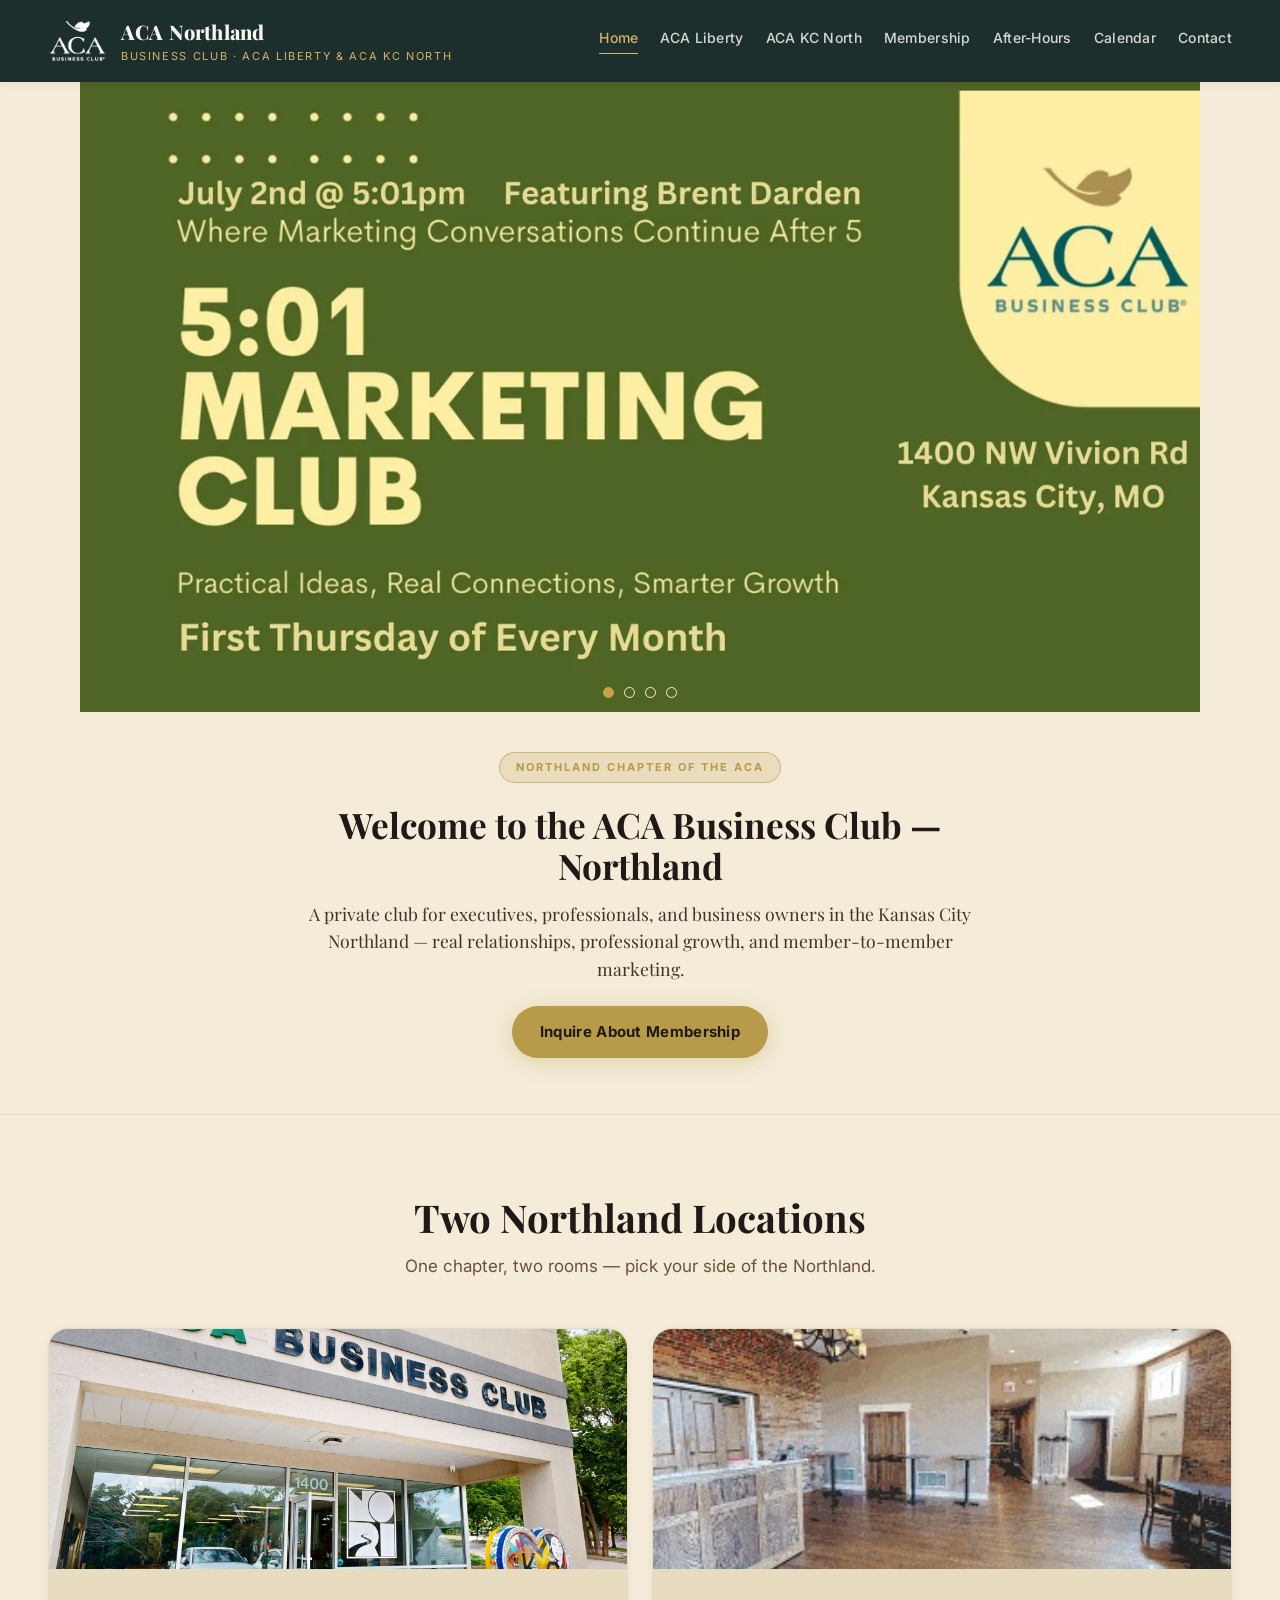
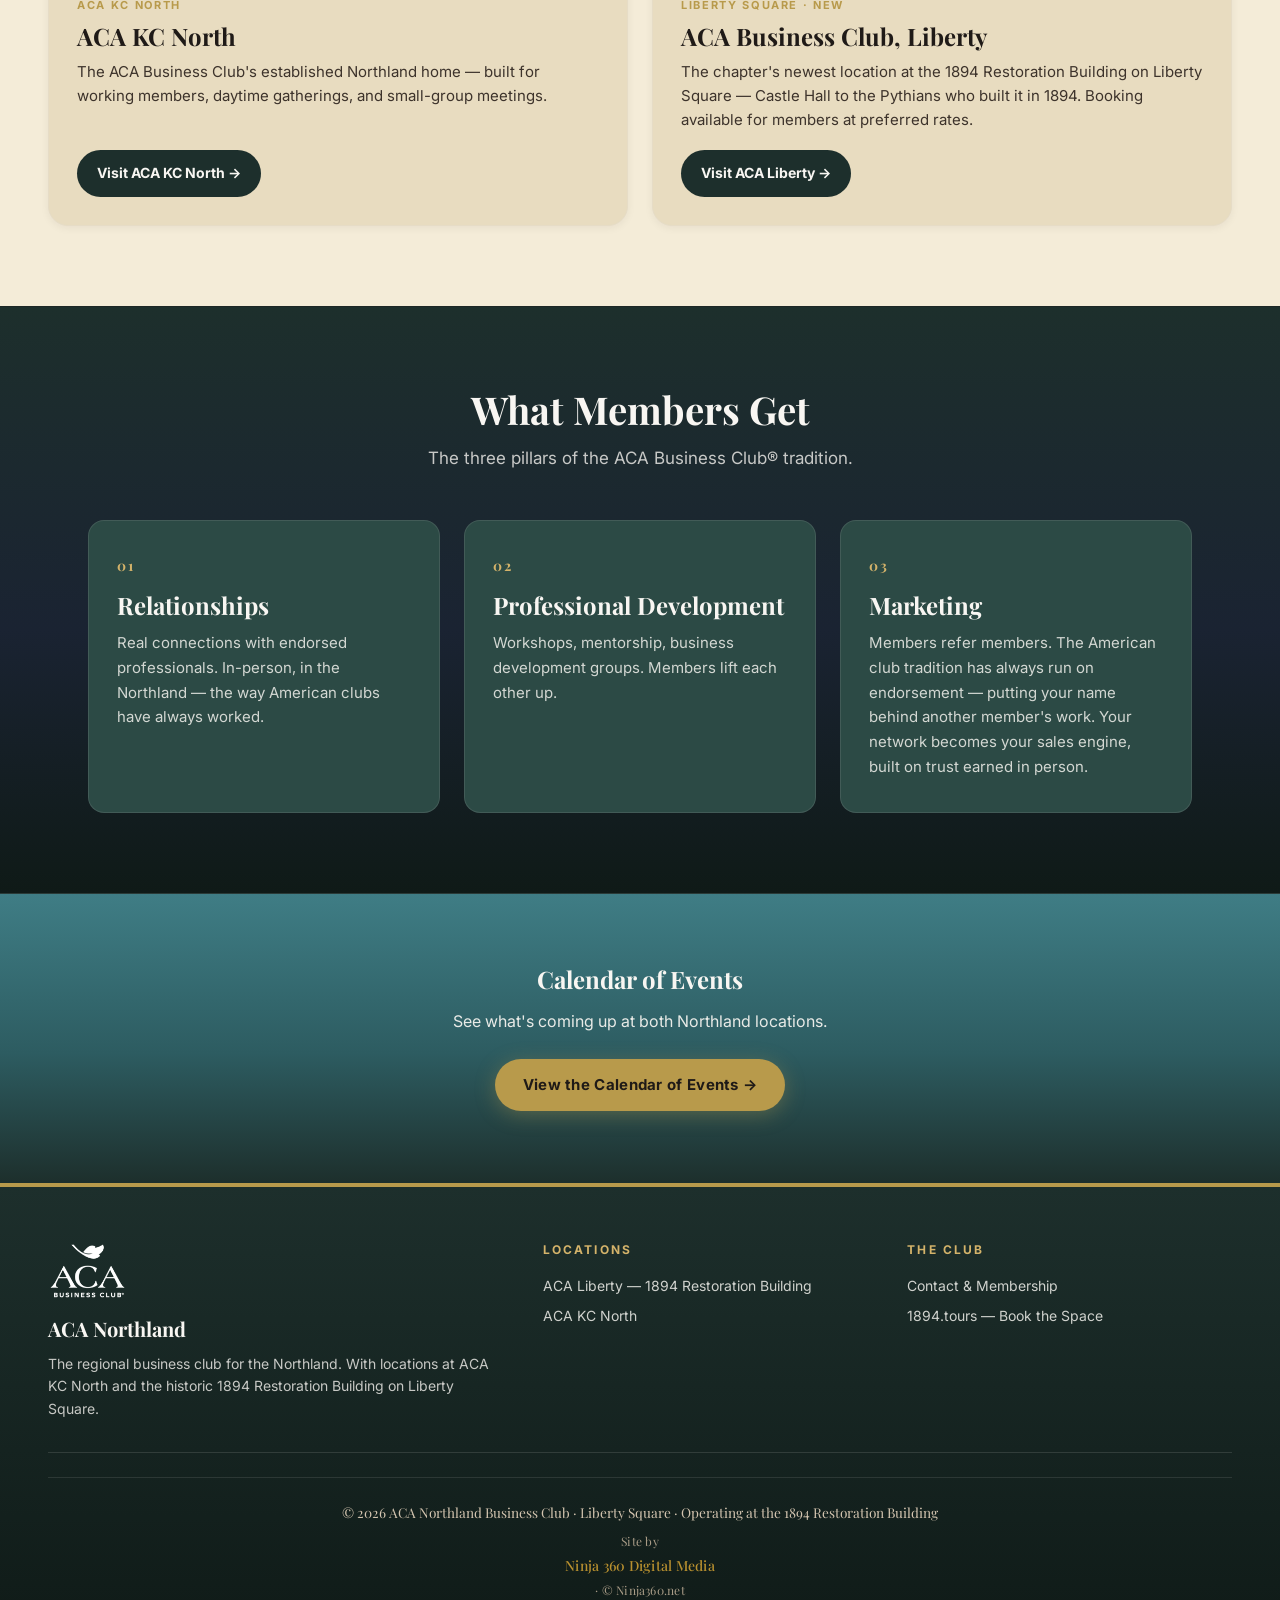
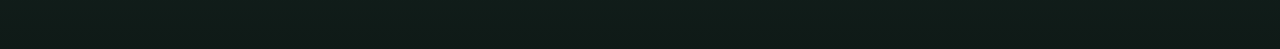
<file: index.html>
<!doctype html>
<html lang="en">
  <head>
    <meta charset="utf-8">
    <meta name="viewport" content="width=device-width, initial-scale=1">
    <title>ACA Northland &mdash; Regional Business Club</title>
    <meta name="description" content="The Northland Chapter of the ACA Business Club&reg; — a private club for executives, professionals, and business owners. Real relationships, professional growth, and member-to-member marketing.">
    <link rel="preconnect" href="https://fonts.googleapis.com">
    <link rel="preconnect" href="https://fonts.gstatic.com" crossorigin>
    <link href="https://fonts.googleapis.com/css2?family=Inter:wght@400;500;600;700;800;900&family=Playfair+Display:wght@600;700;800&display=swap" rel="stylesheet">
    <link rel="stylesheet" href="styles.css">
  </head>
  <body>
    <header class="aca-header">
      <div class="aca-header-inner">
        <a class="aca-brand" href="./"><img class="aca-brand-logo" src="assets/logos/aca-white.png" alt="ACA Business Club"><span>
            <strong>ACA Northland</strong>
            <small>Business Club &middot; ACA Liberty &amp; ACA KC North</small>
          </span>
        </a>
        <nav class="aca-nav">
          <a href="./" class="active">Home</a>
          <a href="liberty/">ACA Liberty</a>
          <a href="vivion/">ACA KC North</a>
          <a href="/membership.html">Membership</a>
          <a href="/events/after-hours.html">After-Hours</a>
          <a href="/calendar.html">Calendar</a>
          <a href="contact.html">Contact</a>
        </nav>
      </div>
    </header>

    <main>
      <!-- ACA Hero Rotator (event flyers) -->
      <section class="aca-rotator" aria-label="Upcoming ACA Northland events" aria-roledescription="carousel">
        <div class="aca-rotator-track">
          <div class="aca-slide is-active" role="group" aria-label="Slide 1">
            <a class="aca-slide-link" href="/events/501-marketing-club/" style="display:block;">
              <img src="/assets/rotators/aca-rotator-501-first-thursday-july.webp"
                   alt="5:01 Marketing Club — First Thursday of every month. July 2nd at 5:01 PM, 1400 NW Vivion Rd, Kansas City MO."
                   title="5:01 Marketing Club — First Thursdays at ACA KC North"
                   loading="eager" fetchpriority="high">
            </a>
          </div>

          <div class="aca-slide" role="group" aria-label="Slide 2">
            <a class="aca-slide-link" href="/events/quartermania-july/" style="display:block;">
              <img src="/assets/rotators/aca-rotator-quartermania-july.webp"
                   alt="Quartermania — Saturday July 11, 11 AM to 1 PM at 1 E Kansas St, Liberty MO. Open to the public."
                   title="Quartermania — Sat July 11, open to the public"
                   loading="lazy">
            </a>
          </div>

          <div class="aca-slide" role="group" aria-label="Slide 3">
            <a class="aca-slide-link" href="/events/after-hours.html" style="display:block;">
              <img src="/assets/rotators/aca-rotator-after-hours.webp"
                   alt="After Hours — Cocktails &amp; Connections. Every 2nd Tuesday at 6 PM, ACA Liberty, 1 E Kansas St."
                   title="After Hours — Cocktails &amp; Connections, 2nd Tuesdays at ACA Liberty"
                   loading="lazy">
            </a>
          </div>

          <div class="aca-slide" role="group" aria-label="Slide 4">
            <img src="/assets/rotators/aca-rotator-coming-soon.webp"
                 alt="Coming Soon — Professional Development Workshops, Art Reception with Jan Jensen July 18, ACA Gala November 7, 2026."
                 title="Coming Soon — ACA Northland Events"
                 loading="lazy">
          </div>
        </div>
        <div class="aca-rotator-dots" role="tablist" aria-label="Choose slide"></div>
      </section>

      <script>
        document.querySelectorAll('.aca-rotator').forEach(function (rot) {
          // Drop expired slides (data-expires = first day it should NOT show)
          var today = new Date().toISOString().slice(0, 10);
          rot.querySelectorAll('.aca-slide[data-expires]').forEach(function (s) {
            if (today >= s.dataset.expires) s.remove();
          });
          var slides = rot.querySelectorAll('.aca-slide');
          if (!slides.length) { rot.remove(); return; }
          var dots = rot.querySelector('.aca-rotator-dots'), i = 0, timer;
          slides.forEach(function (s, n) {
            var b = document.createElement('button');
            b.setAttribute('role', 'tab');
            b.setAttribute('aria-label', 'Show slide ' + (n + 1));
            b.addEventListener('click', function () { go(n); restart(); });
            dots.appendChild(b);
          });
          function go(n) {
            slides[i].classList.remove('is-active');
            dots.children[i].setAttribute('aria-selected', 'false');
            i = n % slides.length;
            slides[i].classList.add('is-active');
            dots.children[i].setAttribute('aria-selected', 'true');
          }
          function restart() {
            clearInterval(timer);
            if (slides.length > 1) timer = setInterval(function () { go(i + 1); }, 6000);
          }
          rot.addEventListener('mouseenter', function () { clearInterval(timer); });
          rot.addEventListener('mouseleave', restart);
          go(0); restart();
        });
      </script>

      <section class="hero-cta-strip">
        <div class="hero-cta-strip-inner">
          <span class="aca-eyebrow">Northland Chapter of the ACA</span>
          <h1>Welcome to the ACA Business Club &mdash; Northland</h1>
          <p class="aca-lede">
            A private club for executives, professionals, and business owners in the Kansas City
            Northland &mdash; real relationships, professional growth, and member-to-member marketing.
          </p>
          <div class="aca-cta-row">
            <a class="aca-btn aca-btn-gold" href="contact.html">Inquire About Membership</a>
          </div>
        </div>
      </section>

      <section class="aca-section">
        <h2>Two Northland Locations</h2>
        <p class="aca-subtitle">
          One chapter, two rooms &mdash; pick your side of the Northland.
        </p>
        <div class="hub-grid">
          <article class="hub-card">
            <div class="hub-card-img">
              <img src="/assets/vivion/exterior-entrance.jpg" alt="ACA Business Club entrance at 1400 NW Vivion Rd, Kansas City &mdash; storefront entrance with painted KC heart sculpture" loading="lazy">
            </div>
            <div class="hub-card-body">
              <span class="hub-badge">ACA KC North</span>
              <h3>ACA KC North</h3>
              <p>The ACA Business Club's established Northland home &mdash; built for working
                  members, daytime gatherings, and small-group meetings.</p>
              <a class="hub-card-cta" href="vivion/">Visit ACA KC North &rarr;</a>
            </div>
          </article>
          <article class="hub-card">
            <div class="hub-card-img">
              <img src="/assets/liberty/hall-interior.jpg" alt="Interior of the 1894 Restoration Building &mdash; exposed brick, chandeliers, hardwood floors" loading="lazy">
            </div>
            <div class="hub-card-body">
              <span class="hub-badge">Liberty Square &middot; New</span>
              <h3>ACA Business Club, Liberty</h3>
              <p>The chapter's newest location at the 1894 Restoration Building on Liberty
                  Square &mdash; Castle Hall to the Pythians who built it in 1894. Booking
                  available for members at preferred rates.</p>
              <a class="hub-card-cta" href="liberty/">Visit ACA Liberty &rarr;</a>
            </div>
          </article>
        </div>
      </section>

      <section class="aca-section pillars-section">
        <h2>What Members Get</h2>
        <p class="aca-subtitle">
          The three pillars of the ACA Business Club&reg; tradition.
        </p>
        <div class="pillars-grid">
          <article class="pillar">
            <span class="pillar-num">01</span>
            <h3>Relationships</h3>
            <p>Real connections with endorsed professionals. In-person, in the Northland &mdash; the way American clubs have always worked.</p>
          </article>
          <article class="pillar">
            <span class="pillar-num">02</span>
            <h3>Professional Development</h3>
            <p>Workshops, mentorship, business development groups. Members lift each other up.</p>
          </article>
          <article class="pillar">
            <span class="pillar-num">03</span>
            <h3>Marketing</h3>
            <p>Members refer members. The American club tradition has always run on endorsement &mdash; putting your name behind another member's work. Your network becomes your sales engine, built on trust earned in person.</p>
          </article>
        </div>
      </section>

      <section class="aca-info-strip">
        <h2>Calendar of Events</h2>
        <p>See what's coming up at both Northland locations.</p>
        <p style="margin-top:24px;"><a class="aca-btn aca-btn-gold" href="/calendar.html">View the Calendar of Events &rarr;</a></p>
      </section>
    </main>
    <footer class="aca-footer">
      <div class="aca-footer-inner">
        <div class="aca-footer-brand"><img class="aca-footer-logo" src="assets/logos/aca-white.png" alt="ACA Business Club"><strong>ACA Northland</strong>
          <p>The regional business club for the Northland. With locations at ACA KC North and the historic 1894 Restoration Building on Liberty Square.</p>
        </div>
        <div>
          <h3>Locations</h3>
          <a href="liberty/">ACA Liberty &mdash; 1894 Restoration Building</a>
          <a href="vivion/">ACA KC North</a>
        </div>
        <div>
          <h3>The Club</h3>
          <a href="contact.html">Contact &amp; Membership</a>
          <a href="https://1894.tours" rel="noopener">1894.tours &mdash; Book the Space</a>
        </div>
      </div>
      <div class="aca-footer-bottom">
        <div class="footer-copyright">
          <p class="copyright-line">
            © 2026 ACA Northland Business Club · Liberty Square ·
            Operating at the 1894 Restoration Building
          </p>
          <p class="site-credit">
            Site by
            <a href="https://ninja-360.com" target="_blank" rel="noopener">
              Ninja 360 Digital Media
            </a>
            · © Ninja360.net
          </p>
        </div>
      </div>
    </footer>
  </body>
</html>
</file>
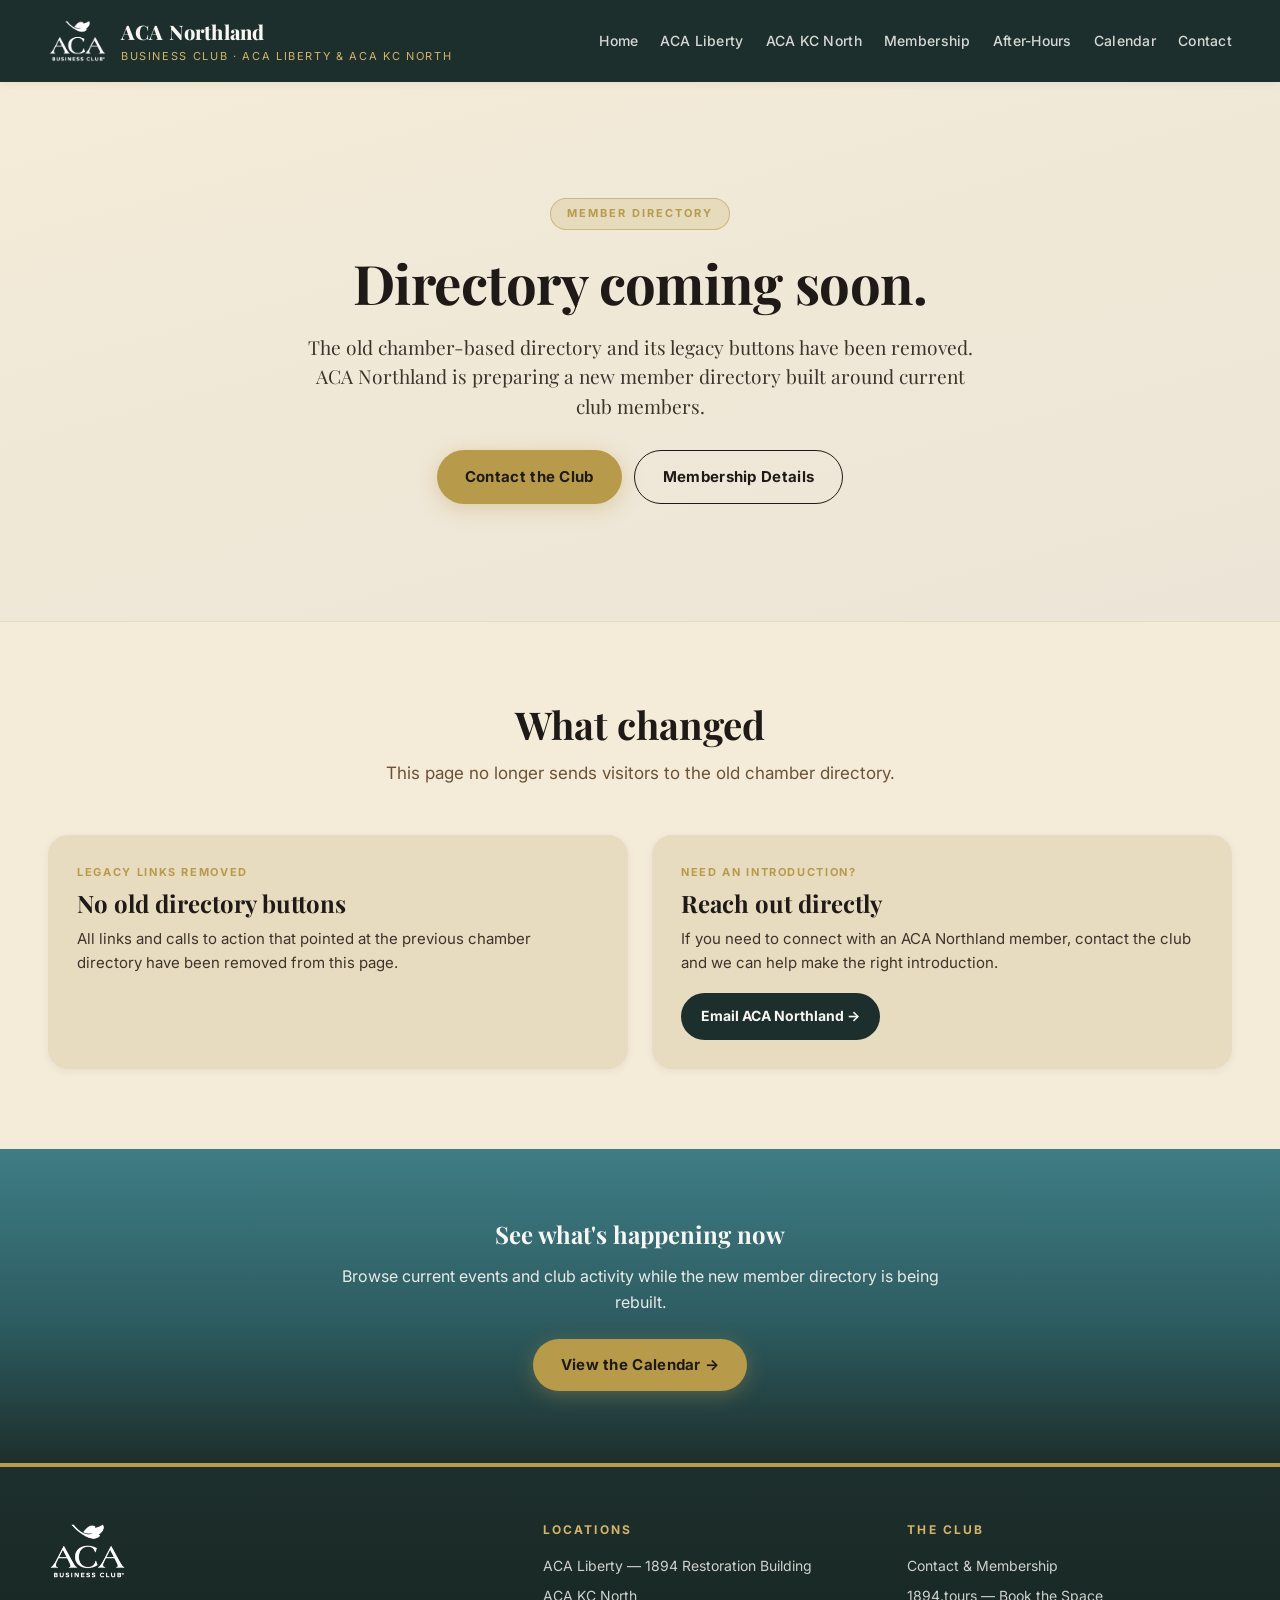
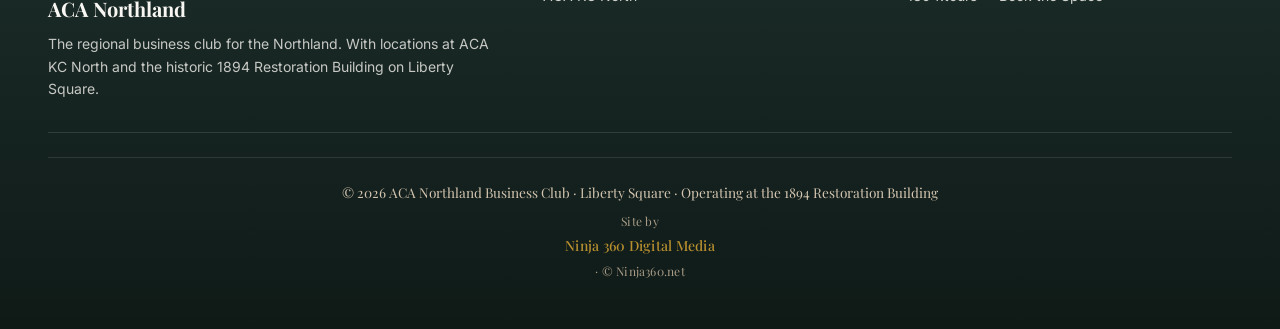
<file: directory/index.html>
<!doctype html>
<html lang="en">
  <head>
    <meta charset="utf-8">
    <meta name="viewport" content="width=device-width, initial-scale=1">
    <title>Member Directory | ACA Northland</title>
    <meta name="description" content="The ACA Northland member directory is being rebuilt. The old chamber-directory links have been removed.">
    <meta name="robots" content="noindex, nofollow">
    <link rel="preconnect" href="https://fonts.googleapis.com">
    <link rel="preconnect" href="https://fonts.gstatic.com" crossorigin>
    <link href="https://fonts.googleapis.com/css2?family=Inter:wght@400;500;600;700;800;900&family=Playfair+Display:wght@600;700;800&display=swap" rel="stylesheet">
    <link rel="stylesheet" href="../styles.css">
  </head>
  <body>
    <header class="aca-header">
      <div class="aca-header-inner">
        <a class="aca-brand" href="../"><img class="aca-brand-logo" src="../assets/logos/aca-white.png" alt="ACA Business Club"><span>
            <strong>ACA Northland</strong>
            <small>Business Club &middot; ACA Liberty &amp; ACA KC North</small>
          </span>
        </a>
        <nav class="aca-nav">
          <a href="../">Home</a>
          <a href="../liberty/">ACA Liberty</a>
          <a href="../vivion/">ACA KC North</a>
          <a href="/membership.html">Membership</a>
          <a href="/events/after-hours.html">After-Hours</a>
          <a href="/calendar.html">Calendar</a>
          <a href="../contact.html">Contact</a>
        </nav>
      </div>
    </header>

    <main>
      <section class="aca-hero">
        <div class="aca-hero-inner">
          <span class="aca-eyebrow">Member Directory</span>
          <h1>Directory coming soon.</h1>
          <p class="aca-lede">
            The old chamber-based directory and its legacy buttons have been removed.
            ACA Northland is preparing a new member directory built around current club members.
          </p>
          <div class="aca-cta-row">
            <a class="aca-btn aca-btn-gold" href="../contact.html">Contact the Club</a>
            <a class="aca-btn aca-btn-outline" href="/membership.html">Membership Details</a>
          </div>
        </div>
      </section>

      <section class="aca-section">
        <h2>What changed</h2>
        <p class="aca-subtitle">
          This page no longer sends visitors to the old chamber directory.
        </p>
        <div class="hub-grid">
          <article class="hub-card">
            <div class="hub-card-body">
              <span class="hub-badge">Legacy links removed</span>
              <h3>No old directory buttons</h3>
              <p>All links and calls to action that pointed at the previous chamber directory have been removed from this page.</p>
            </div>
          </article>
          <article class="hub-card">
            <div class="hub-card-body">
              <span class="hub-badge">Need an introduction?</span>
              <h3>Reach out directly</h3>
              <p>If you need to connect with an ACA Northland member, contact the club and we can help make the right introduction.</p>
              <a class="hub-card-cta" href="mailto:hello@acanorthland.com?subject=ACA%20Northland%20Member%20Inquiry">Email ACA Northland &rarr;</a>
            </div>
          </article>
        </div>
      </section>

      <section class="aca-info-strip">
        <h2>See what&apos;s happening now</h2>
        <p>Browse current events and club activity while the new member directory is being rebuilt.</p>
        <p style="margin-top:24px;"><a class="aca-btn aca-btn-gold" href="/calendar.html">View the Calendar &rarr;</a></p>
      </section>
    </main>

    <footer class="aca-footer">
      <div class="aca-footer-inner">
        <div class="aca-footer-brand"><img class="aca-footer-logo" src="../assets/logos/aca-white.png" alt="ACA Business Club"><strong>ACA Northland</strong>
          <p>The regional business club for the Northland. With locations at ACA KC North and the historic 1894 Restoration Building on Liberty Square.</p>
        </div>
        <div>
          <h3>Locations</h3>
          <a href="../liberty/">ACA Liberty &mdash; 1894 Restoration Building</a>
          <a href="../vivion/">ACA KC North</a>
        </div>
        <div>
          <h3>The Club</h3>
          <a href="../contact.html">Contact &amp; Membership</a>
          <a href="https://1894.tours" rel="noopener">1894.tours &mdash; Book the Space</a>
        </div>
      </div>
      <div class="aca-footer-bottom">
        <div class="footer-copyright">
          <p class="copyright-line">
            © 2026 ACA Northland Business Club · Liberty Square ·
            Operating at the 1894 Restoration Building
          </p>
          <p class="site-credit">
            Site by
            <a href="https://ninja-360.com" target="_blank" rel="noopener">
              Ninja 360 Digital Media
            </a>
            · © Ninja360.net
          </p>
        </div>
      </div>
    </footer>
  </body>
</html>
</file>
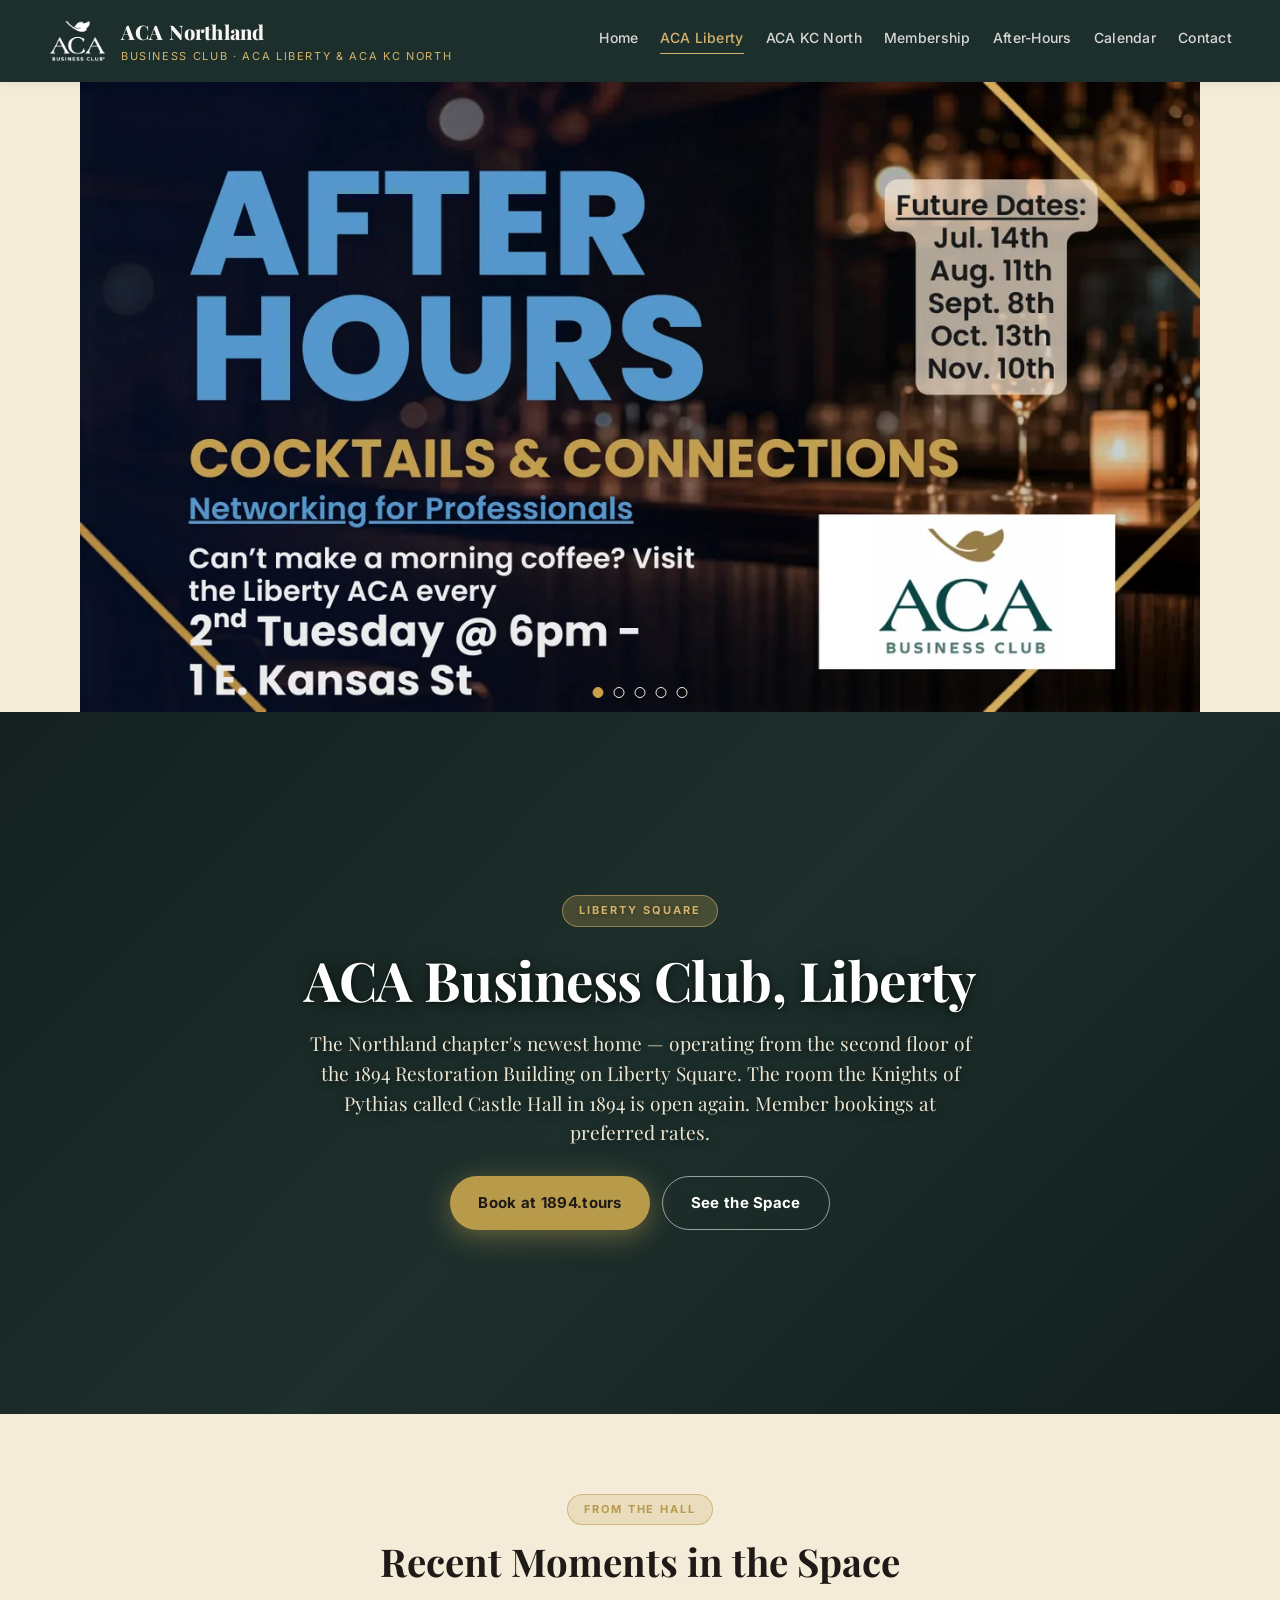
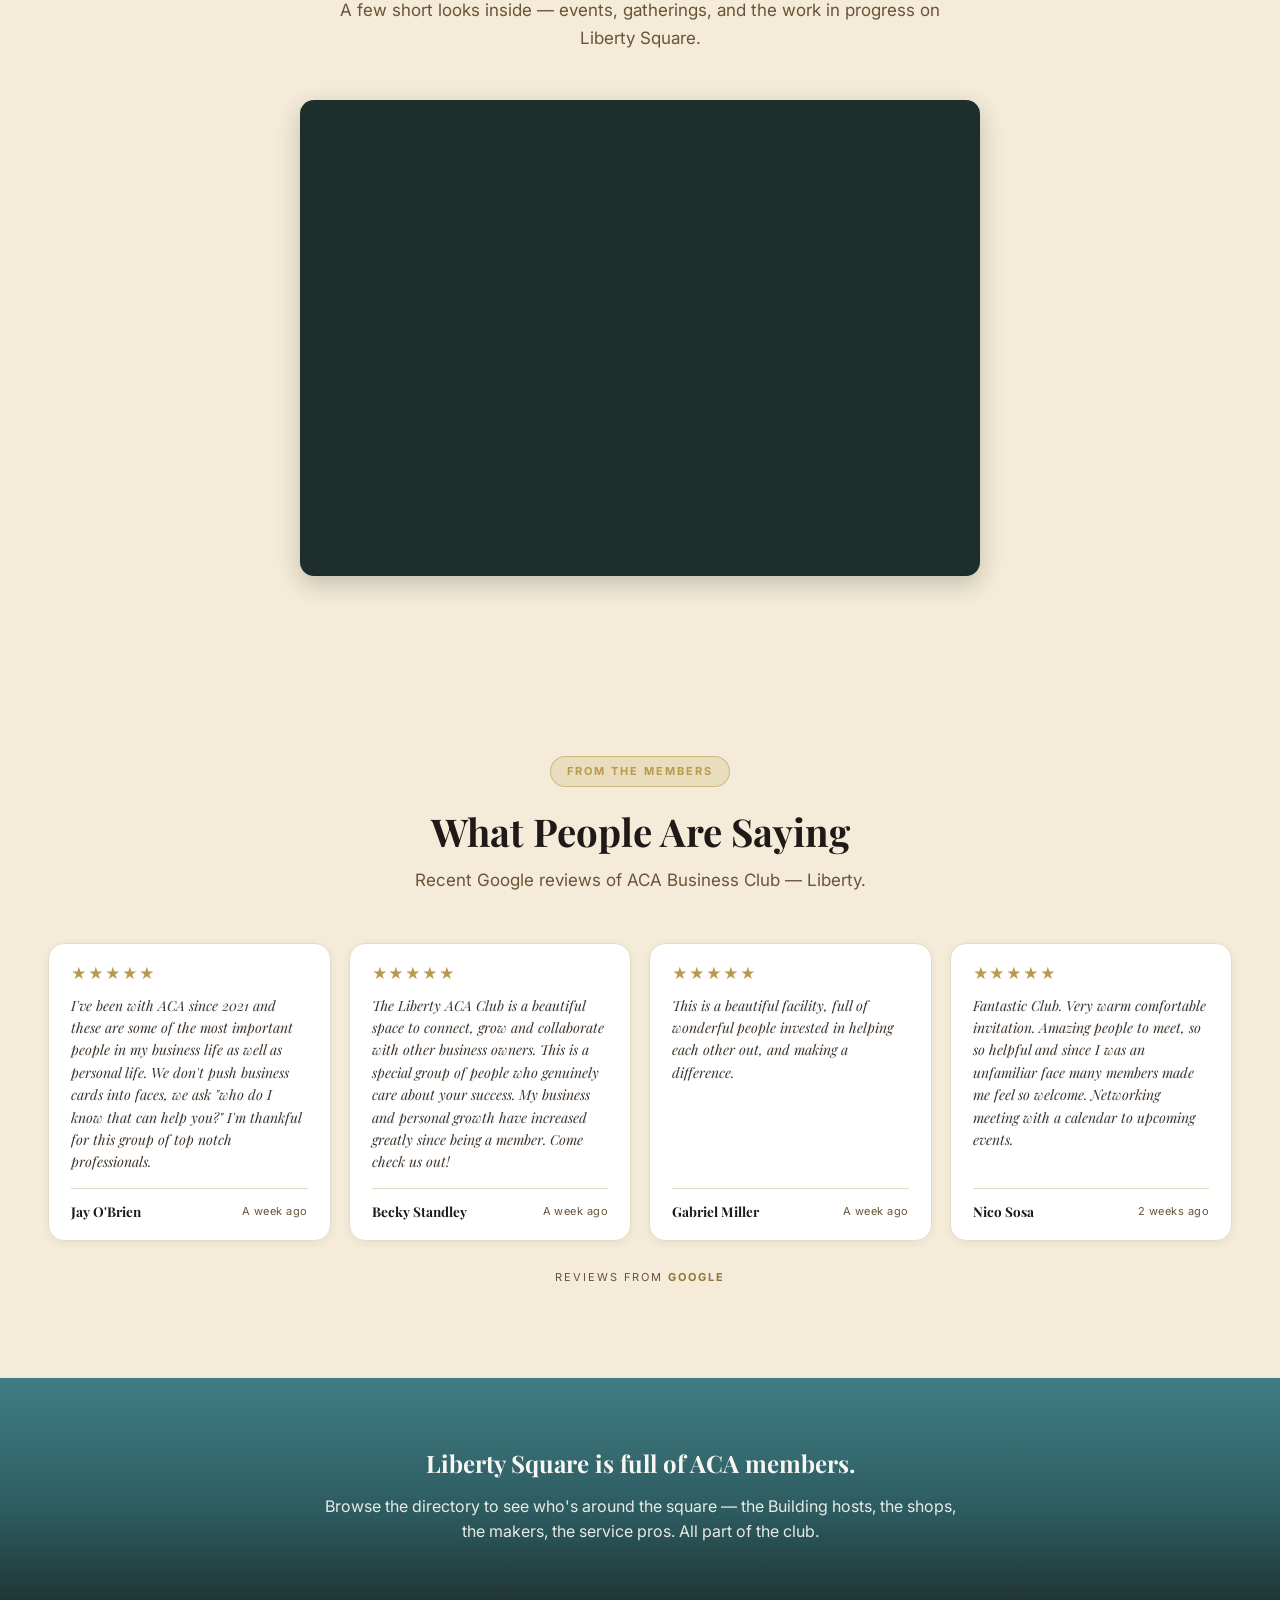
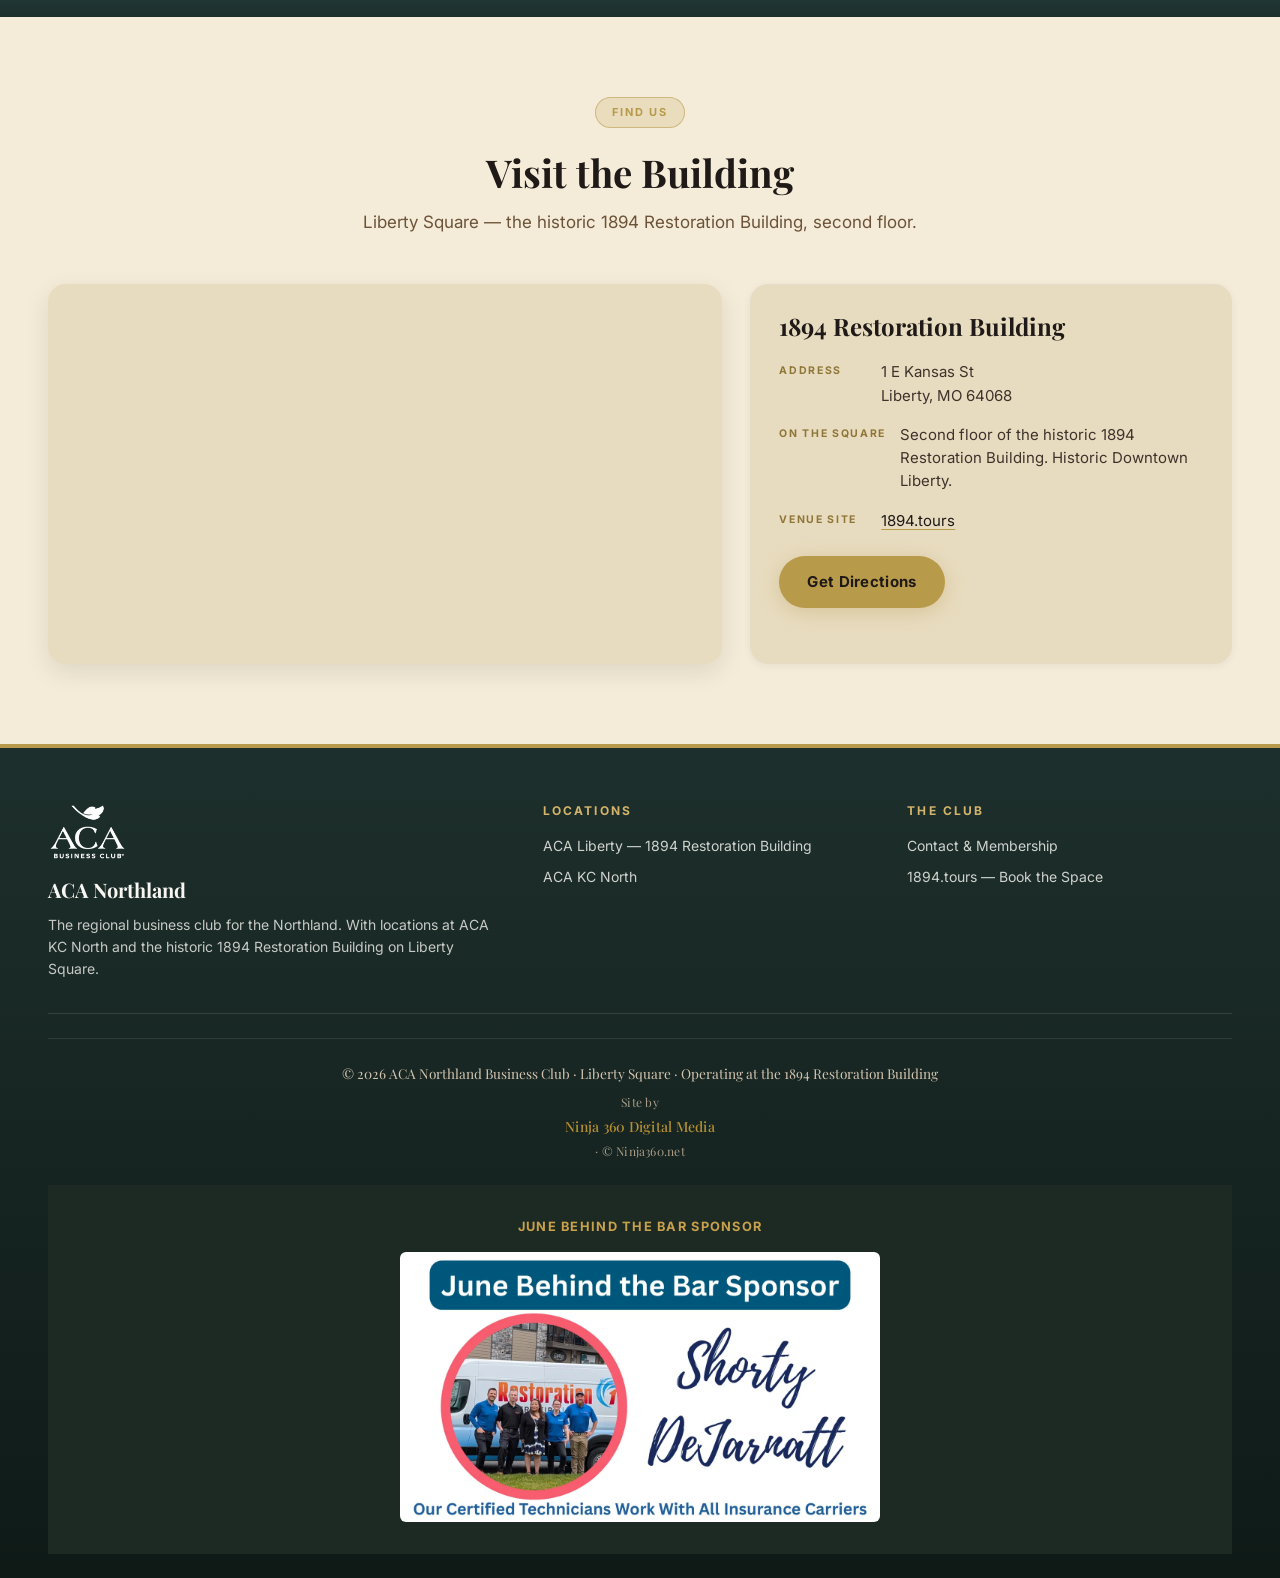
<file: liberty/index.html>
<!doctype html>
<html lang="en">
  <head>
    <meta charset="utf-8">
    <meta name="viewport" content="width=device-width, initial-scale=1">
    <title>ACA Business Club, Liberty | ACA Northland</title>
    <meta name="description" content="ACA Business Club, Liberty — the Northland chapter's newest home, operating from the second floor of the 1894 Restoration Building on Liberty Square. Member bookings at preferred rates.">
    <link rel="preconnect" href="https://fonts.googleapis.com">
    <link rel="preconnect" href="https://fonts.gstatic.com" crossorigin>
    <link href="https://fonts.googleapis.com/css2?family=Inter:wght@400;500;600;700;800;900&family=Playfair+Display:wght@600;700;800&display=swap" rel="stylesheet">
    <link rel="stylesheet" href="../styles.css">
  </head>
  <body>
    <header class="aca-header">
      <div class="aca-header-inner">
        <a class="aca-brand" href="../"><img class="aca-brand-logo" src="../assets/logos/aca-white.png" alt="ACA Business Club"><span>
            <strong>ACA Northland</strong>
            <small>Business Club &middot; ACA Liberty &amp; ACA KC North</small>
          </span>
        </a>
        <nav class="aca-nav">
          <a href="../">Home</a>
          <a href="./" class="active">ACA Liberty</a>
          <a href="../vivion/">ACA KC North</a>
          <a href="/membership.html">Membership</a>
          <a href="/events/after-hours.html">After-Hours</a>
          <a href="/calendar.html">Calendar</a>
          <a href="../contact.html">Contact</a>
        </nav>
      </div>
    </header>

    <section class="aca-rotator" aria-label="ACA Liberty upcoming events" aria-roledescription="carousel">
      <div class="aca-rotator-track">

        <div class="aca-slide is-active" role="group" aria-label="Slide 1">
          <a href="/events/after-hours.html">
            <img src="/assets/rotators/aca-rotator-after-hours.webp"
                 alt="After Hours — Cocktails &amp; Connections. Every 2nd Tuesday at 6 PM, ACA Liberty, 1 E Kansas St."
                 title="After Hours — Cocktails &amp; Connections, 2nd Tuesdays at ACA Liberty"
                 loading="eager" fetchpriority="high">
          </a>
        </div>

        <div class="aca-slide" role="group" aria-label="Slide 2">
          <a href="/events/quartermania-july/">
            <img src="/assets/rotators/aca-rotator-quartermania-july.webp"
                 alt="Quartermania — Saturday July 11, 11 AM to 1 PM at 1 E Kansas St, Liberty MO. Open to the public."
                 title="Quartermania — Sat July 11, open to the public"
                 loading="lazy">
          </a>
        </div>

        <div class="aca-slide" role="group" aria-label="Slide 3">
          <a href="/events/t3-trivia/">
            <img src="/assets/rotators/aca-rotator-t3-trivia.webp"
                 alt="Third Thursday Trivia — 1 E Kansas Street, Liberty MO. Doors open at 6, trivia begins at 6:30."
                 title="Third Thursday Trivia — Liberty"
                 loading="lazy">
          </a>
        </div>

        <div class="aca-slide" role="group" aria-label="Slide 4">
          <a href="https://www.facebook.com/share/g/18josaCbAv/" target="_blank" rel="noopener" aria-label="Sip and Savor — sign up on Facebook">
            <img src="/assets/rotators/aca-rotator-rock-island-bridge.webp"
                 alt="Rock Island Bridge — Sip and Savor event. Tap to sign up on Facebook."
                 title="Rock Island Bridge — Sip and Savor. Tap to sign up."
                 loading="lazy">
          </a>
        </div>

        <div class="aca-slide" role="group" aria-label="Slide 5">
          <img src="/assets/rotators/aca-rotator-coming-soon.webp"
               alt="Coming Soon — Professional Development Workshops, Art Reception with Jan Jensen July 18, ACA Gala November 7, 2026."
               title="Coming Soon — ACA Northland Events"
               loading="lazy">
        </div>

      </div>
      <div class="aca-rotator-dots" role="tablist" aria-label="Choose slide"></div>
    </section>

    <main>
      <script>
        document.querySelectorAll('.aca-rotator').forEach(function (rot) {
          var today = new Date().toISOString().slice(0, 10);
          rot.querySelectorAll('.aca-slide[data-expires]').forEach(function (s) {
            if (today >= s.dataset.expires) s.remove();
          });
          var slides = rot.querySelectorAll('.aca-slide');
          if (!slides.length) { rot.remove(); return; }
          var dots = rot.querySelector('.aca-rotator-dots'), i = 0, timer;
          slides.forEach(function (s, n) {
            var b = document.createElement('button');
            b.setAttribute('role', 'tab');
            b.setAttribute('aria-label', 'Show slide ' + (n + 1));
            b.addEventListener('click', function () { go(n); restart(); });
            dots.appendChild(b);
          });
          function go(n) {
            slides[i].classList.remove('is-active');
            dots.children[i].setAttribute('aria-selected', 'false');
            i = n % slides.length;
            slides[i].classList.add('is-active');
            dots.children[i].setAttribute('aria-selected', 'true');
          }
          function restart() {
            clearInterval(timer);
            if (slides.length > 1) timer = setInterval(function () { go(i + 1); }, 6000);
          }
          rot.addEventListener('mouseenter', function () { clearInterval(timer); });
          rot.addEventListener('mouseleave', restart);
          go(0); restart();
        });
        document.querySelectorAll('.aca-inline-carousel').forEach(function (carousel) {
          var slides = carousel.querySelectorAll('.aca-inline-carousel-slide');
          if (!slides.length) return;
          var dots = carousel.querySelector('.aca-carousel-dots');
          var i = 0, timer;
          slides.forEach(function (slide, n) {
            var b = document.createElement('button');
            b.setAttribute('role', 'tab');
            b.setAttribute('aria-label', 'Show slide ' + (n + 1));
            b.addEventListener('click', function () { go(n); restart(); });
            dots.appendChild(b);
          });
          function go(n) {
            slides[i].classList.remove('is-active');
            if (dots.children[i]) dots.children[i].setAttribute('aria-selected', 'false');
            i = n % slides.length;
            slides[i].classList.add('is-active');
            if (dots.children[i]) dots.children[i].setAttribute('aria-selected', 'true');
          }
          function restart() {
            clearInterval(timer);
            if (slides.length > 1) timer = setInterval(function () { go(i + 1); }, 5000);
          }
          carousel.addEventListener('mouseenter', function () { clearInterval(timer); });
          carousel.addEventListener('mouseleave', restart);
          go(0); restart();
        });
      </script>

      <section class="aca-hero has-video-bg">
        <div class="aca-hero-video" aria-hidden="true">
          <iframe
            title="ACA Business Club, Liberty — 1894 Restoration Building video background"
            src="https://www.youtube.com/embed/60xCoFbbfuU?autoplay=1&mute=1&loop=1&playlist=60xCoFbbfuU&controls=0&showinfo=0&rel=0&modestbranding=1&playsinline=1"
            allow="autoplay; encrypted-media; picture-in-picture"
            allowfullscreen></iframe>
        </div>
        <div class="aca-hero-inner">
          <span class="aca-eyebrow">Liberty Square</span>
          <h1>ACA Business Club, Liberty</h1>
          <p class="aca-lede">
            The Northland chapter's newest home &mdash; operating from the second floor of the
            1894 Restoration Building on Liberty Square. The room the Knights of Pythias called
            Castle Hall in 1894 is open again. Member bookings at preferred rates.
          </p>
          <div class="aca-cta-row">
            <a class="aca-btn aca-btn-gold" href="https://1894.tours/Booking.html" rel="noopener">Book at 1894.tours</a>
            <a class="aca-btn aca-btn-outline" href="https://1894.tours" rel="noopener">See the Space</a>
          </div>
        </div>
      </section>

      <section class="aca-section aca-inline-carousel" style="text-align:center;">
        <span class="aca-eyebrow" style="margin-bottom:14px;">From the Hall</span>
        <h2>Recent Moments in the Space</h2>
        <p class="aca-subtitle">A few short looks inside &mdash; events, gatherings, and the work in progress on Liberty Square.</p>
        <div class="aca-inline-carousel-track" aria-live="polite">
          <div class="aca-inline-carousel-slide is-active" role="group" aria-label="Slide 1">
            <div class="reel-frame">
              <iframe src="https://www.facebook.com/plugins/video.php?height=476&href=https%3A%2F%2Fwww.facebook.com%2Freel%2F929761692992698%2F&show_text=false&width=267&t=0" width="267" height="476" style="border:none;overflow:hidden" scrolling="no" frameborder="0" allowfullscreen="true" allow="autoplay; clipboard-write; encrypted-media; picture-in-picture; web-share"></iframe>
            </div>
          </div>
          <div class="aca-inline-carousel-slide" role="group" aria-label="Slide 2">
            <div class="reel-frame">
              <iframe src="https://www.facebook.com/plugins/video.php?height=476&href=https%3A%2F%2Fwww.facebook.com%2Freel%2F1401028097753150%2F&show_text=false&width=267&t=0" width="267" height="476" style="border:none;overflow:hidden" scrolling="no" frameborder="0" allowfullscreen="true" allow="autoplay; clipboard-write; encrypted-media; picture-in-picture; web-share"></iframe>
            </div>
          </div>
          <div class="aca-inline-carousel-slide" role="group" aria-label="Slide 3">
            <div class="reel-frame">
              <iframe src="https://www.facebook.com/plugins/video.php?height=476&href=https%3A%2F%2Fwww.facebook.com%2Freel%2F1301824068519020%2F&show_text=false&width=267&t=0" width="267" height="476" style="border:none;overflow:hidden" scrolling="no" frameborder="0" allowfullscreen="true" allow="autoplay; clipboard-write; encrypted-media; picture-in-picture; web-share"></iframe>
            </div>
          </div>
        </div>
        <div class="aca-carousel-dots" role="tablist" aria-label="Choose slide"></div>
      </section>

      <section class="aca-section" style="display:none;" aria-hidden="true">
        <h2>The 1894 Restoration Building</h2>
        <p class="aca-subtitle">
          The building has its own site, story, and visual tour. Everything venue-specific lives
          at 1894.tours.
        </p>
        <div class="hub-grid">
          <article class="hub-card">
            <div class="hub-card-img">
              <img src="https://1894.tours/assets/home/exterior-entrance.jpg" alt="Exterior of the 1894 Restoration Building on Liberty Square" loading="lazy">
            </div>
            <div class="hub-card-body">
              <span class="hub-badge">The Historic Space</span>
              <h3><a class="hub-card-headline-link" href="https://1894.tours" rel="noopener">Visit the Historic Restoration 1894</a></h3>
              <p>Explore the story, restoration, and visual tour of our Liberty Square home.
                  The 1894 Restoration Building brings historic character, meeting space, and
                  community energy together in one unforgettable setting.</p>
              <a class="hub-card-cta" href="https://1894.tours" rel="noopener">Open 1894.tours &rarr;</a>
            </div>
          </article>
        </div>
      </section>

      <section class="aca-section reviews-section">
        <span class="aca-eyebrow">From the Members</span>
        <h2>What People Are Saying</h2>
        <p class="aca-subtitle">Recent Google reviews of ACA Business Club &mdash; Liberty.</p>
        <div class="reviews-grid">
          <article class="review-card">
            <div class="review-stars" aria-label="5 out of 5 stars">&starf;&starf;&starf;&starf;&starf;</div>
            <p class="review-body">I've been with ACA since 2021 and these are some of the most important people in my business life as well as personal life. We don't push business cards into faces, we ask "who do I know that can help you?" I'm thankful for this group of top notch professionals.</p>
            <div class="review-meta">
              <span class="review-author">Jay O'Brien</span>
              <span class="review-date">A week ago</span>
            </div>
          </article>
          <article class="review-card">
            <div class="review-stars" aria-label="5 out of 5 stars">&starf;&starf;&starf;&starf;&starf;</div>
            <p class="review-body">The Liberty ACA Club is a beautiful space to connect, grow and collaborate with other business owners. This is a special group of people who genuinely care about your success. My business and personal growth have increased greatly since being a member. Come check us out!</p>
            <div class="review-meta">
              <span class="review-author">Becky Standley</span>
              <span class="review-date">A week ago</span>
            </div>
          </article>
          <article class="review-card">
            <div class="review-stars" aria-label="5 out of 5 stars">&starf;&starf;&starf;&starf;&starf;</div>
            <p class="review-body">This is a beautiful facility, full of wonderful people invested in helping each other out, and making a difference.</p>
            <div class="review-meta">
              <span class="review-author">Gabriel Miller</span>
              <span class="review-date">A week ago</span>
            </div>
          </article>
          <article class="review-card">
            <div class="review-stars" aria-label="5 out of 5 stars">&starf;&starf;&starf;&starf;&starf;</div>
            <p class="review-body">Fantastic Club. Very warm comfortable invitation. Amazing people to meet, so so helpful and since I was an unfamiliar face many members made me feel so welcome. Networking meeting with a calendar to upcoming events.</p>
            <div class="review-meta">
              <span class="review-author">Nico Sosa</span>
              <span class="review-date">2 weeks ago</span>
            </div>
          </article>
        </div>
        <p class="reviews-source">Reviews from <a href="https://share.google/SyJ3CO4lvVzMAY9ao" rel="noopener">Google</a></p>
      </section>

      <section class="aca-info-strip">
        <h2>Liberty Square is full of ACA members.</h2>
        <p>Browse the directory to see who's around the square &mdash; the Building hosts,
        the shops, the makers, the service pros. All part of the club.</p>
      </section>

      <section class="aca-section location-section">
        <span class="aca-eyebrow">Find Us</span>
        <h2>Visit the Building</h2>
        <p class="aca-subtitle">Liberty Square &mdash; the historic 1894 Restoration Building, second floor.</p>
        <div class="location-grid">
          <div class="location-map">
            <iframe
              src="https://www.google.com/maps?q=1+E+Kansas+St,+Liberty,+MO+64068&t=&z=16&ie=UTF8&iwloc=&output=embed"
              title="1894 Restoration Building &mdash; 1 E Kansas St, Liberty, MO 64068"
              loading="lazy"
              referrerpolicy="no-referrer-when-downgrade"
              allowfullscreen></iframe>
          </div>
          <aside class="location-info">
            <h3>1894 Restoration Building</h3>
            <div class="location-info-row"><strong>Address</strong><span>1 E Kansas St<br>Liberty, MO 64068</span></div>
            <div class="location-info-row"><strong>On the Square</strong><span>Second floor of the historic 1894 Restoration Building. Historic Downtown Liberty.</span></div>
            <div class="location-info-row"><strong>Venue Site</strong><span><a href="https://1894.tours" rel="noopener">1894.tours</a></span></div>
            <div class="location-info-cta">
              <a class="aca-btn aca-btn-gold" href="https://maps.google.com/?q=1+E+Kansas+St,+Liberty,+MO+64068" rel="noopener">Get Directions</a>
            </div>
          </aside>
        </div>
      </section>
    </main>

    <div class="aca-exit-modal" aria-hidden="true" role="dialog" aria-modal="true" aria-labelledby="exit-modal-title">
      <div class="aca-exit-modal-panel">
        <button class="aca-exit-modal-close" aria-label="Close popup">×</button>
        <span class="aca-eyebrow">Before You Go</span>
        <h2 id="exit-modal-title">Book the Liberty Hall at 1894 Restoration</h2>
        <p>Looking to host a gathering, workshop, or private member event in the historic 1894 Restoration Building? Reserve the hall through our booking page before you leave.</p>
        <p style="margin-top:24px;">
          <a class="aca-btn aca-btn-gold" href="https://1894.tours/Booking.html" target="_blank" rel="noopener">Book at 1894.tours</a>
        </p>
      </div>
    </div>

    <script>
      (function () {
        var shown = false;
        var modal = document.querySelector('.aca-exit-modal');
        var closeButton = document.querySelector('.aca-exit-modal-close');
        function openModal() {
          if (shown || !modal) return;
          shown = true;
          modal.setAttribute('aria-hidden', 'false');
        }
        function closeModal() {
          if (!modal) return;
          modal.setAttribute('aria-hidden', 'true');
        }
        document.addEventListener('mouseout', function (event) {
          if (shown) return;
          if (event.relatedTarget === null && event.clientY <= 0) {
            openModal();
          }
        });
        document.addEventListener('keydown', function (event) {
          if (event.key === 'Escape') closeModal();
        });
        if (closeButton) closeButton.addEventListener('click', closeModal);
        if (modal) modal.addEventListener('click', function (event) {
          if (event.target === modal) closeModal();
        });
      })();
    </script>

    <footer class="aca-footer">
      <div class="aca-footer-inner">
        <div class="aca-footer-brand"><img class="aca-footer-logo" src="../assets/logos/aca-white.png" alt="ACA Business Club"><strong>ACA Northland</strong>
          <p>The regional business club for the Northland. With locations at ACA KC North and the historic 1894 Restoration Building on Liberty Square.</p>
        </div>
        <div>
          <h3>Locations</h3>
          <a href="./">ACA Liberty &mdash; 1894 Restoration Building</a>
          <a href="../vivion/">ACA KC North</a>
        </div>
        <div>
          <h3>The Club</h3>
          <a href="../contact.html">Contact &amp; Membership</a>
          <a href="https://1894.tours" rel="noopener">1894.tours &mdash; Book the Space</a>
        </div>
      </div>
      <div class="aca-footer-bottom">
        <div class="footer-copyright">
          <p class="copyright-line">
            © 2026 ACA Northland Business Club · Liberty Square ·
            Operating at the 1894 Restoration Building
          </p>
          <p class="site-credit">
            Site by
            <a href="https://ninja-360.com" target="_blank" rel="noopener">
              Ninja 360 Digital Media
            </a>
            · © Ninja360.net
          </p>
        </div>
      </div>
      <section class="aca-sponsor-bar" aria-label="Behind the Bar Sponsor">
        <div class="aca-sponsor-bar-inner">
          <p class="aca-sponsor-label">June Behind the Bar Sponsor</p>
          <img src="/assets/rotators/aca-sponsor-bar-shorty-dejarnatt.webp"
               alt="Shorty DeJarnatt — Our Certified Technicians Work With All Insurance Carriers"
               loading="lazy">
        </div>
      </section>
    </footer>
  </body>
</html>
</file>
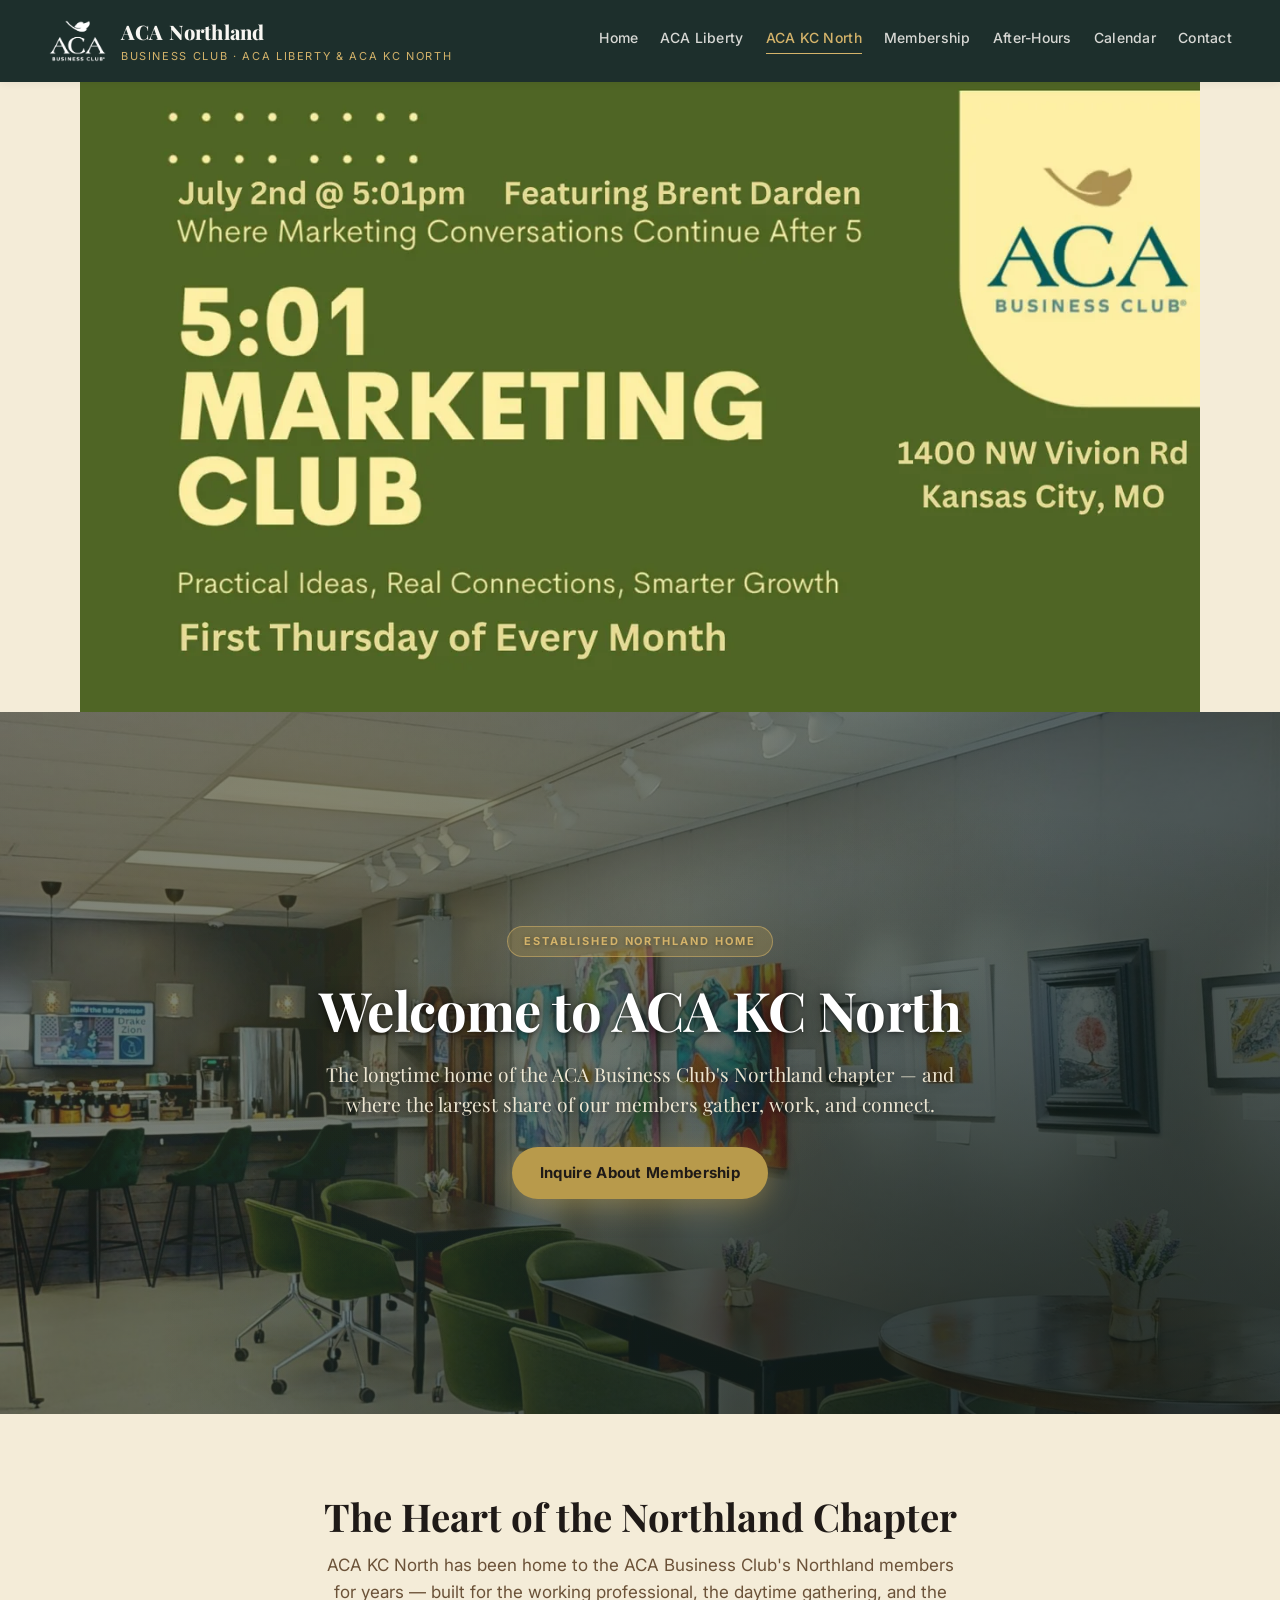
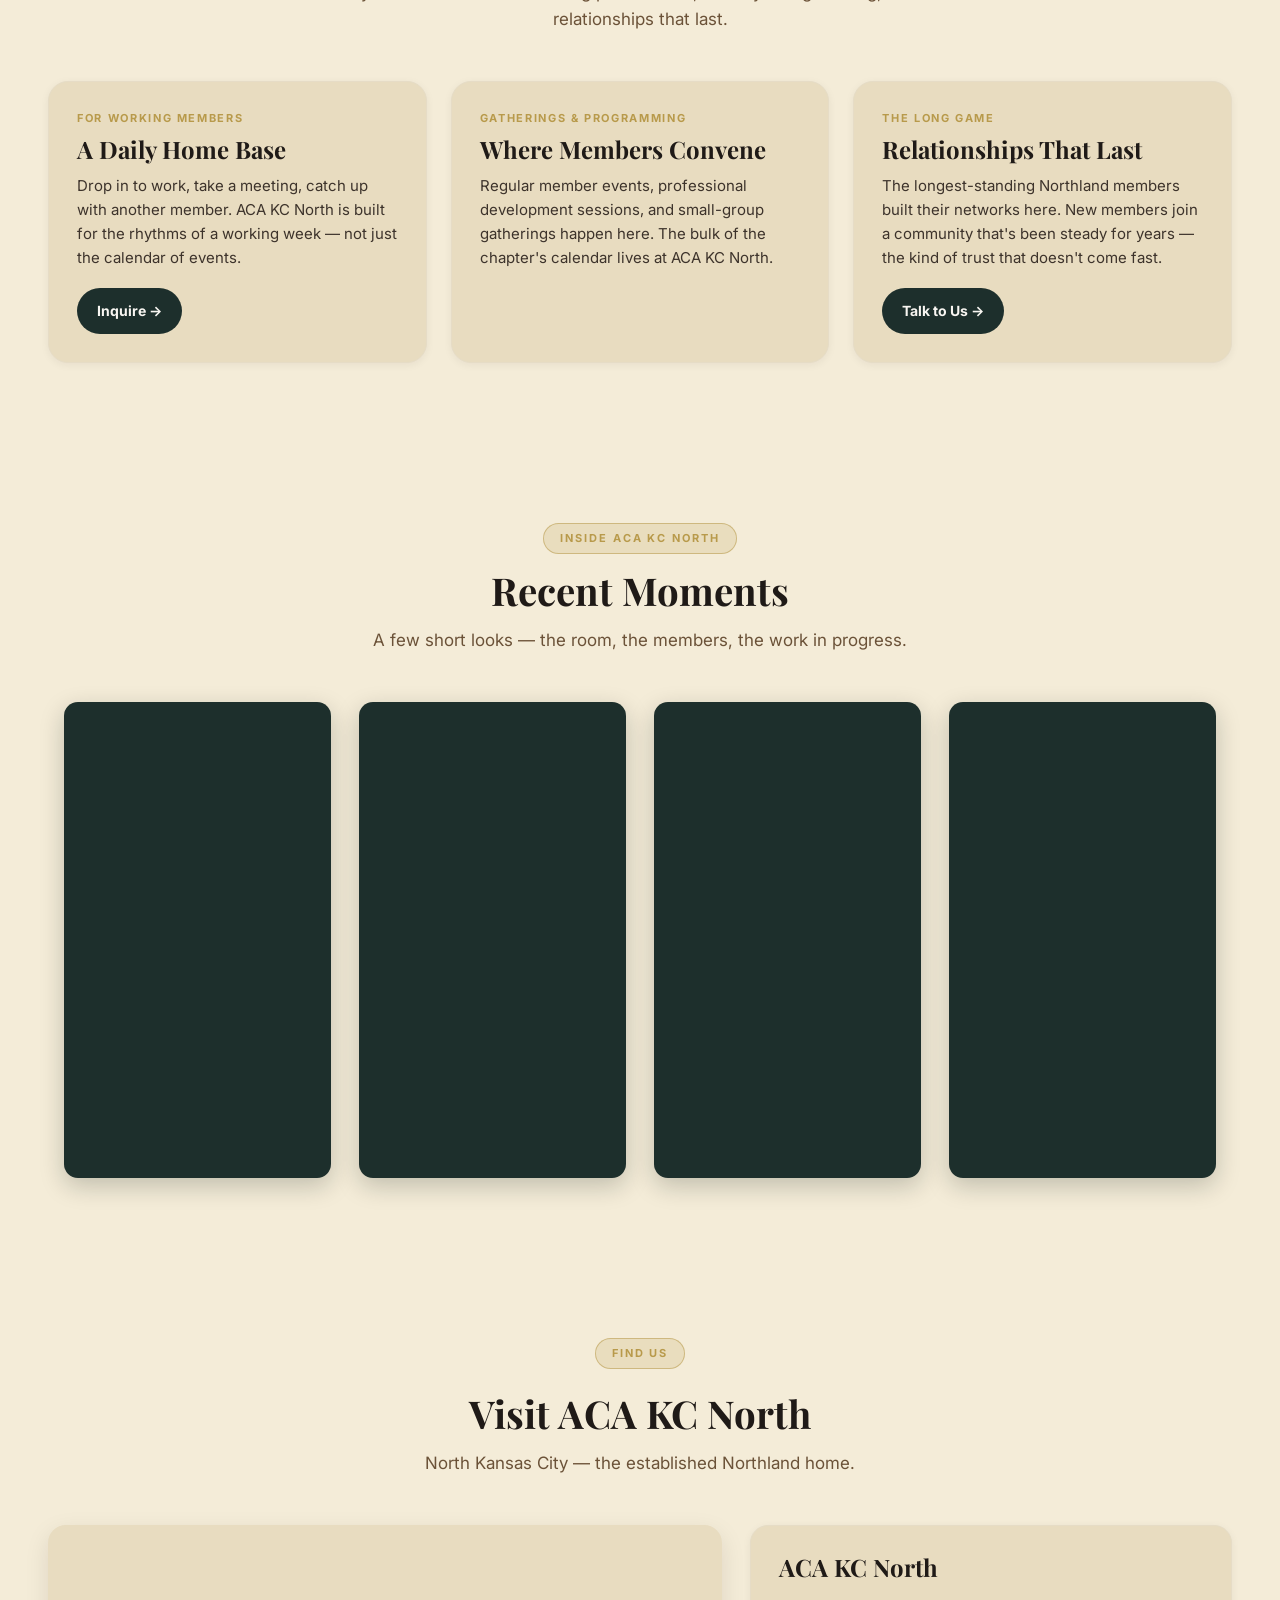
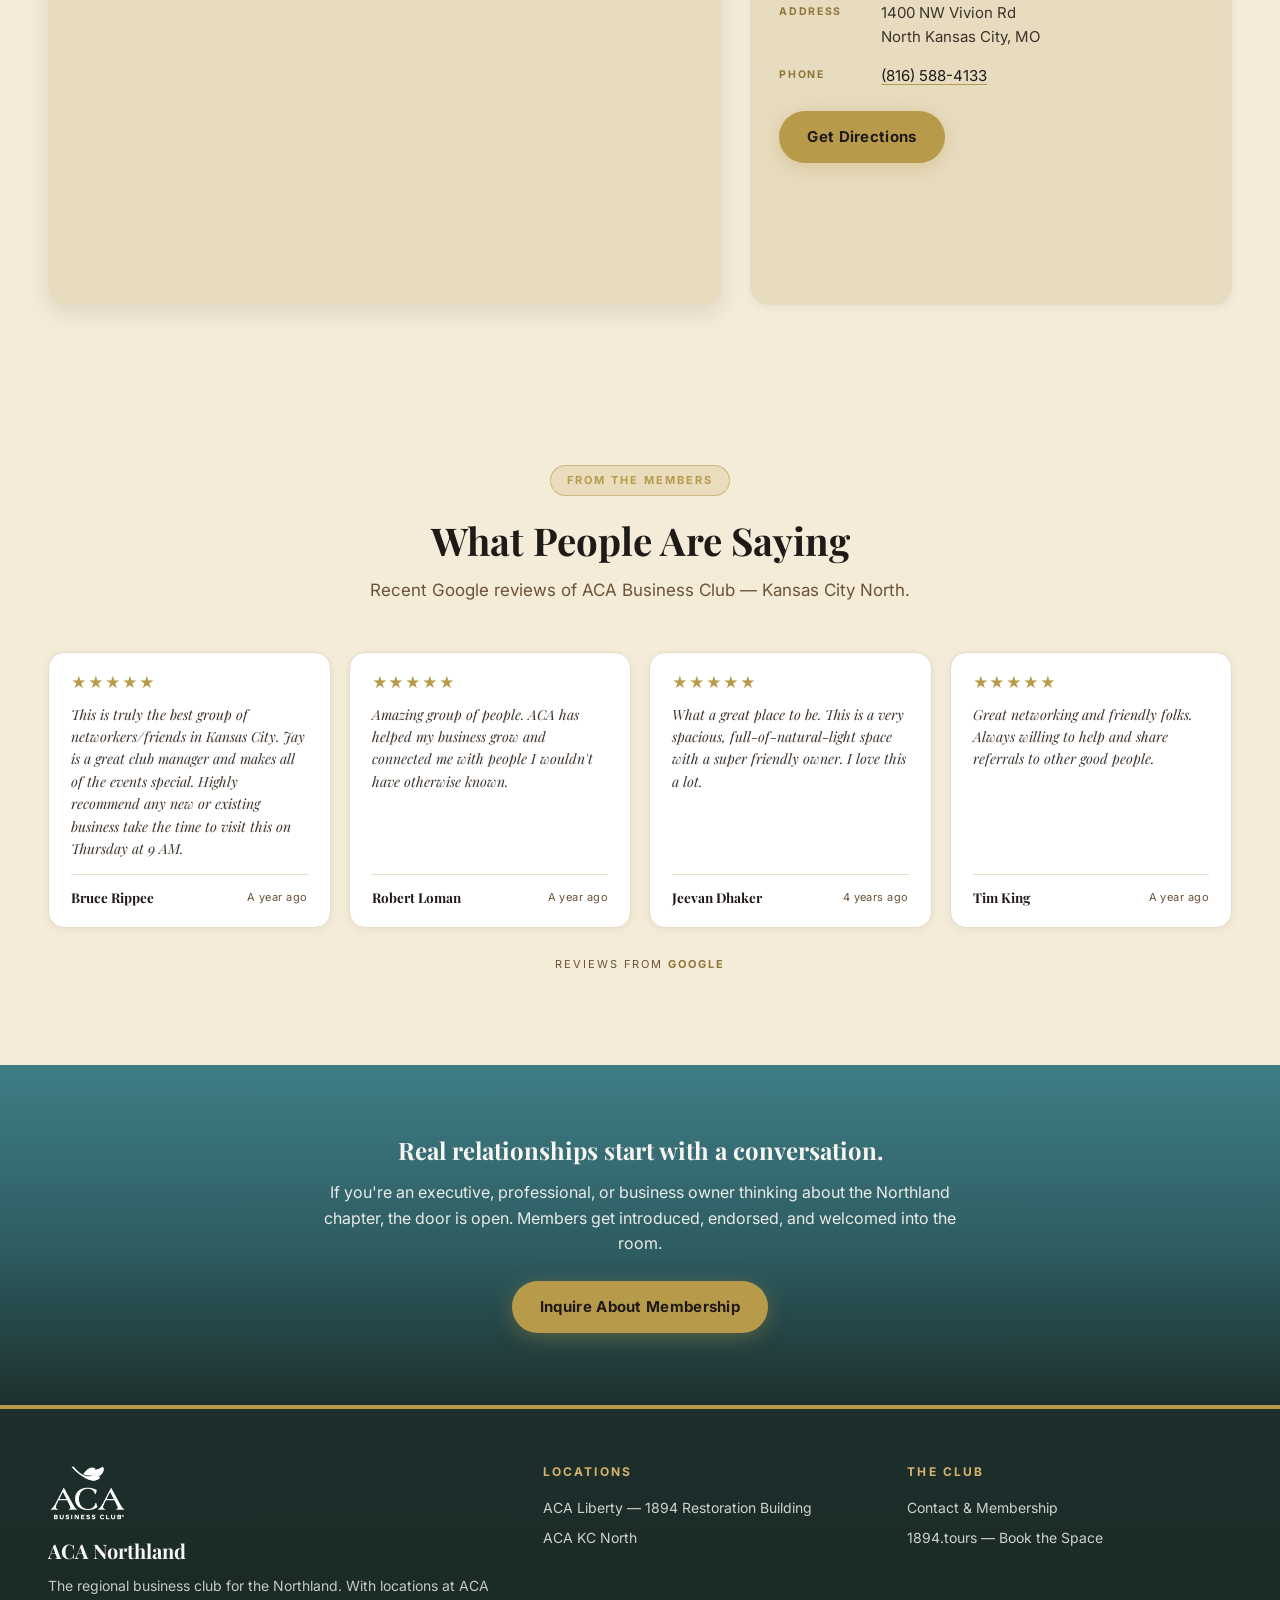
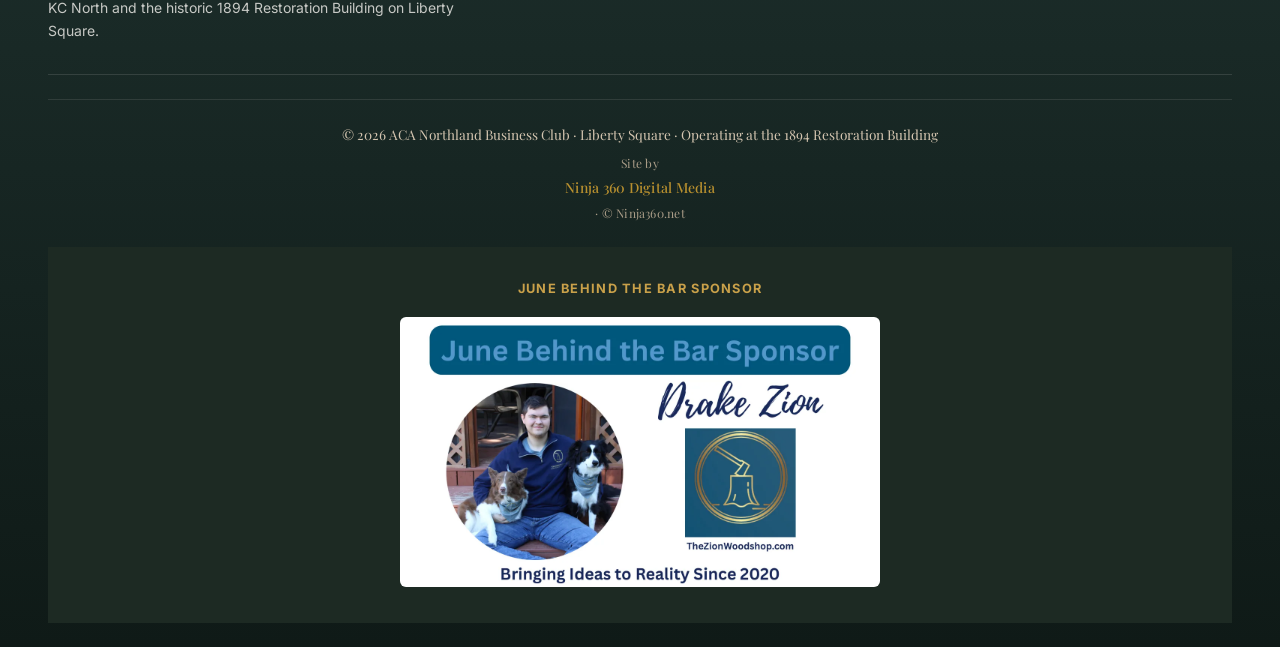
<file: vivion/index.html>
<!doctype html>
<html lang="en">
  <head>
    <meta charset="utf-8">
    <meta name="viewport" content="width=device-width, initial-scale=1">
    <title>ACA KC North &mdash; ACA Business Club, Northland</title>
    <meta name="description" content="ACA KC North is the established Northland chapter of the ACA Business Club, at the Vivion location — the longtime gathering place for working members, daytime meetings, and lasting professional relationships.">
    <link rel="preconnect" href="https://fonts.googleapis.com">
    <link rel="preconnect" href="https://fonts.gstatic.com" crossorigin>
    <link href="https://fonts.googleapis.com/css2?family=Inter:wght@400;500;600;700;800;900&family=Playfair+Display:wght@600;700;800&display=swap" rel="stylesheet">
    <link rel="stylesheet" href="../styles.css">
  </head>
  <body>
    <header class="aca-header">
      <div class="aca-header-inner">
        <a class="aca-brand" href="../"><img class="aca-brand-logo" src="../assets/logos/aca-white.png" alt="ACA Business Club"><span>
            <strong>ACA Northland</strong>
            <small>Business Club &middot; ACA Liberty &amp; ACA KC North</small>
          </span>
        </a>
        <nav class="aca-nav">
          <a href="../">Home</a>
          <a href="../liberty/">ACA Liberty</a>
          <a href="./" class="active">ACA KC North</a>
          <a href="/membership.html">Membership</a>
          <a href="/events/after-hours.html">After-Hours</a>
          <a href="/calendar.html">Calendar</a>
          <a href="../contact.html">Contact</a>
        </nav>
      </div>
    </header>

    <section class="aca-rotator" aria-label="ACA KC North upcoming events" aria-roledescription="carousel">
      <div class="aca-rotator-track">

        <div class="aca-slide is-active" role="group" aria-label="Slide 1">
          <img src="/assets/rotators/aca-rotator-501-first-thursday-july.webp"
               alt="5:01 Marketing Club — First Thursday of every month. July 2nd at 5:01 PM, 1400 NW Vivion Rd, Kansas City MO."
               title="5:01 Marketing Club — First Thursdays at ACA KC North"
               loading="eager" fetchpriority="high">
          <a href="/events/501-marketing-club/" class="aca-slide-link" aria-label="Learn more about 5:01 Marketing Club"></a>
        </div>

        <div class="aca-slide" role="group" aria-label="Slide 2">
          <a href="https://www.facebook.com/share/g/18josaCbAv/" target="_blank" rel="noopener" aria-label="Sip and Savor — sign up on Facebook">
            <img src="/assets/rotators/aca-rotator-rock-island-bridge.webp"
                 alt="Rock Island Bridge — Sip and Savor event. Tap to sign up on Facebook."
                 title="Rock Island Bridge — Sip and Savor. Tap to sign up."
                 loading="lazy">
          </a>
        </div>

        <div class="aca-slide" role="group" aria-label="Slide 3">
          <img src="/assets/rotators/aca-rotator-coming-soon.webp"
               alt="Coming Soon — Professional Development Workshops, Art Reception with Jan Jensen July 18, ACA Gala November 7, 2026."
               title="Coming Soon — ACA Northland Events"
               loading="lazy">
        </div>

      </div>
      <div class="aca-rotator-dots" role="tablist" aria-label="Choose slide"></div>
    </section>

    <main>
      <section class="aca-hero has-bg-image" style="background-image: linear-gradient(135deg, rgba(15,26,23,0.55) 0%, rgba(29,47,44,0.62) 45%, rgba(15,26,23,0.78) 100%), url('/assets/vivion/interior-gallery.jpg');">
        <div class="aca-hero-inner">
          <span class="aca-eyebrow">Established Northland Home</span>
          <h1>Welcome to ACA KC North</h1>
          <p class="aca-lede">
            The longtime home of the ACA Business Club's Northland chapter &mdash; and where the
            largest share of our members gather, work, and connect.
          </p>
          <div class="aca-cta-row">
            <a class="aca-btn aca-btn-gold" href="../contact.html">Inquire About Membership</a>
          </div>
        </div>
      </section>

      <section class="aca-section">
        <h2>The Heart of the Northland Chapter</h2>
        <p class="aca-subtitle">
          ACA KC North has been home to the ACA Business Club's Northland members for years &mdash; built for
          the working professional, the daytime gathering, and the relationships that last.
        </p>
        <div class="hub-grid">
          <article class="hub-card">
            <div class="hub-card-body">
              <span class="hub-badge">For Working Members</span>
              <h3>A Daily Home Base</h3>
              <p>Drop in to work, take a meeting, catch up with another member. ACA KC North is built
                  for the rhythms of a working week &mdash; not just the calendar of events.</p>
              <a class="hub-card-cta" href="../contact.html">Inquire &rarr;</a>
            </div>
          </article>
          <article class="hub-card">
            <div class="hub-card-body">
              <span class="hub-badge">Gatherings &amp; Programming</span>
              <h3>Where Members Convene</h3>
              <p>Regular member events, professional development sessions, and small-group
                  gatherings happen here. The bulk of the chapter's calendar lives at ACA KC North.</p>
            </div>
          </article>
          <article class="hub-card">
            <div class="hub-card-body">
              <span class="hub-badge">The Long Game</span>
              <h3>Relationships That Last</h3>
              <p>The longest-standing Northland members built their networks here. New members
                  join a community that's been steady for years &mdash; the kind of trust that
                  doesn't come fast.</p>
              <a class="hub-card-cta" href="../contact.html">Talk to Us &rarr;</a>
            </div>
          </article>
        </div>
      </section>

      <section class="aca-section" style="text-align:center;">
        <span class="aca-eyebrow" style="margin-bottom:14px;">Inside ACA KC North</span>
        <h2>Recent Moments</h2>
        <p class="aca-subtitle">A few short looks &mdash; the room, the members, the work in progress.</p>
        <div class="reels-grid">
          <div class="reel-frame">
            <iframe src="https://www.facebook.com/plugins/video.php?height=476&href=https%3A%2F%2Fwww.facebook.com%2Freel%2F1301824068519020%2F&show_text=false&width=267&t=0" width="267" height="476" style="border:none;overflow:hidden" scrolling="no" frameborder="0" allowfullscreen="true" allow="autoplay; clipboard-write; encrypted-media; picture-in-picture; web-share"></iframe>
          </div>
          <div class="reel-frame">
            <iframe src="https://www.facebook.com/plugins/video.php?height=476&href=https%3A%2F%2Fwww.facebook.com%2Freel%2F4051959745094948%2F&show_text=false&width=267&t=0" width="267" height="476" style="border:none;overflow:hidden" scrolling="no" frameborder="0" allowfullscreen="true" allow="autoplay; clipboard-write; encrypted-media; picture-in-picture; web-share"></iframe>
          </div>
          <div class="reel-frame">
            <iframe src="https://www.facebook.com/plugins/video.php?height=476&href=https%3A%2F%2Fwww.facebook.com%2Freel%2F1479236563833165%2F&show_text=false&width=267&t=0" width="267" height="476" style="border:none;overflow:hidden" scrolling="no" frameborder="0" allowfullscreen="true" allow="autoplay; clipboard-write; encrypted-media; picture-in-picture; web-share"></iframe>
          </div>
          <div class="reel-frame">
            <iframe src="https://www.facebook.com/plugins/video.php?height=476&href=https%3A%2F%2Fwww.facebook.com%2Freel%2F1950228259258265%2F&show_text=false&width=267&t=0" width="267" height="476" style="border:none;overflow:hidden" scrolling="no" frameborder="0" allowfullscreen="true" allow="autoplay; clipboard-write; encrypted-media; picture-in-picture; web-share"></iframe>
          </div>
        </div>
      </section>

      <section class="aca-section location-section">
        <span class="aca-eyebrow">Find Us</span>
        <h2>Visit ACA KC North</h2>
        <p class="aca-subtitle">North Kansas City &mdash; the established Northland home.</p>
        <div class="location-grid">
          <div class="location-map">
            <iframe
              src="https://www.google.com/maps?q=1400+NW+Vivion+Rd,+North+Kansas+City,+MO&t=&z=16&ie=UTF8&iwloc=&output=embed"
              title="ACA KC North &mdash; 1400 NW Vivion Road, North Kansas City, MO"
              loading="lazy"
              referrerpolicy="no-referrer-when-downgrade"
              allowfullscreen></iframe>
          </div>
          <aside class="location-info">
            <h3>ACA KC North</h3>
            <div class="location-info-row"><strong>Address</strong><span>1400 NW Vivion Rd<br>North Kansas City, MO</span></div>
            <div class="location-info-row"><strong>Phone</strong><span><a href="tel:+18165884133">(816) 588-4133</a></span></div>
            <div class="location-info-cta">
              <a class="aca-btn aca-btn-gold" href="https://maps.google.com/?q=1400+NW+Vivion+Rd,+North+Kansas+City,+MO" rel="noopener">Get Directions</a>
            </div>
          </aside>
        </div>
      </section>

      <section class="aca-section reviews-section">
        <span class="aca-eyebrow">From the Members</span>
        <h2>What People Are Saying</h2>
        <p class="aca-subtitle">Recent Google reviews of ACA Business Club &mdash; Kansas City North.</p>
        <div class="reviews-grid">
          <article class="review-card">
            <div class="review-stars" aria-label="5 out of 5 stars">&starf;&starf;&starf;&starf;&starf;</div>
            <p class="review-body">This is truly the best group of networkers/friends in Kansas City. Jay is a great club manager and makes all of the events special. Highly recommend any new or existing business take the time to visit this on Thursday at 9 AM.</p>
            <div class="review-meta">
              <span class="review-author">Bruce Rippee</span>
              <span class="review-date">A year ago</span>
            </div>
          </article>
          <article class="review-card">
            <div class="review-stars" aria-label="5 out of 5 stars">&starf;&starf;&starf;&starf;&starf;</div>
            <p class="review-body">Amazing group of people. ACA has helped my business grow and connected me with people I wouldn't have otherwise known.</p>
            <div class="review-meta">
              <span class="review-author">Robert Loman</span>
              <span class="review-date">A year ago</span>
            </div>
          </article>
          <article class="review-card">
            <div class="review-stars" aria-label="5 out of 5 stars">&starf;&starf;&starf;&starf;&starf;</div>
            <p class="review-body">What a great place to be. This is a very spacious, full-of-natural-light space with a super friendly owner. I love this a lot.</p>
            <div class="review-meta">
              <span class="review-author">Jeevan Dhaker</span>
              <span class="review-date">4 years ago</span>
            </div>
          </article>
          <article class="review-card">
            <div class="review-stars" aria-label="5 out of 5 stars">&starf;&starf;&starf;&starf;&starf;</div>
            <p class="review-body">Great networking and friendly folks. Always willing to help and share referrals to other good people.</p>
            <div class="review-meta">
              <span class="review-author">Tim King</span>
              <span class="review-date">A year ago</span>
            </div>
          </article>
        </div>
        <p class="reviews-source">Reviews from <a href="https://share.google/hEjwkYniBIZEnl3OA" rel="noopener">Google</a></p>
      </section>

      <section class="aca-info-strip">
        <h2>Real relationships start with a conversation.</h2>
        <p>If you're an executive, professional, or business owner thinking about the Northland chapter, the door is open. Members get introduced, endorsed, and welcomed into the room.</p>
        <p style="margin-top:24px;"><a class="aca-btn aca-btn-gold" href="../contact.html">Inquire About Membership</a></p>
      </section>
    </main>

    <footer class="aca-footer">
      <div class="aca-footer-inner">
        <div class="aca-footer-brand"><img class="aca-footer-logo" src="../assets/logos/aca-white.png" alt="ACA Business Club"><strong>ACA Northland</strong>
          <p>The regional business club for the Northland. With locations at ACA KC North and the historic 1894 Restoration Building on Liberty Square.</p>
        </div>
        <div>
          <h3>Locations</h3>
          <a href="../liberty/">ACA Liberty &mdash; 1894 Restoration Building</a>
          <a href="./">ACA KC North</a>
        </div>
        <div>
          <h3>The Club</h3>
          <a href="../contact.html">Contact &amp; Membership</a>
          <a href="https://1894.tours" rel="noopener">1894.tours &mdash; Book the Space</a>
        </div>
      </div>
      <div class="aca-footer-bottom">
        <div class="footer-copyright">
          <p class="copyright-line">
            © 2026 ACA Northland Business Club · Liberty Square ·
            Operating at the 1894 Restoration Building
          </p>
          <p class="site-credit">
            Site by
            <a href="https://ninja-360.com" target="_blank" rel="noopener">
              Ninja 360 Digital Media
            </a>
            · © Ninja360.net
          </p>
        </div>
      </div>
      <section class="aca-sponsor-bar" aria-label="Behind the Bar Sponsor">
        <div class="aca-sponsor-bar-inner">
          <p class="aca-sponsor-label">June Behind the Bar Sponsor</p>
          <a href="https://thezionwoodshop.com" target="_blank" rel="noopener">
            <img src="/assets/rotators/aca-sponsor-bar-drake-zion.webp"
                 alt="Drake Zion — TheZionWoodshop.com · Bringing Ideas to Reality Since 2020"
                 loading="lazy">
          </a>
        </div>
      </section>
    </footer>
  </body>
</html>
</file>
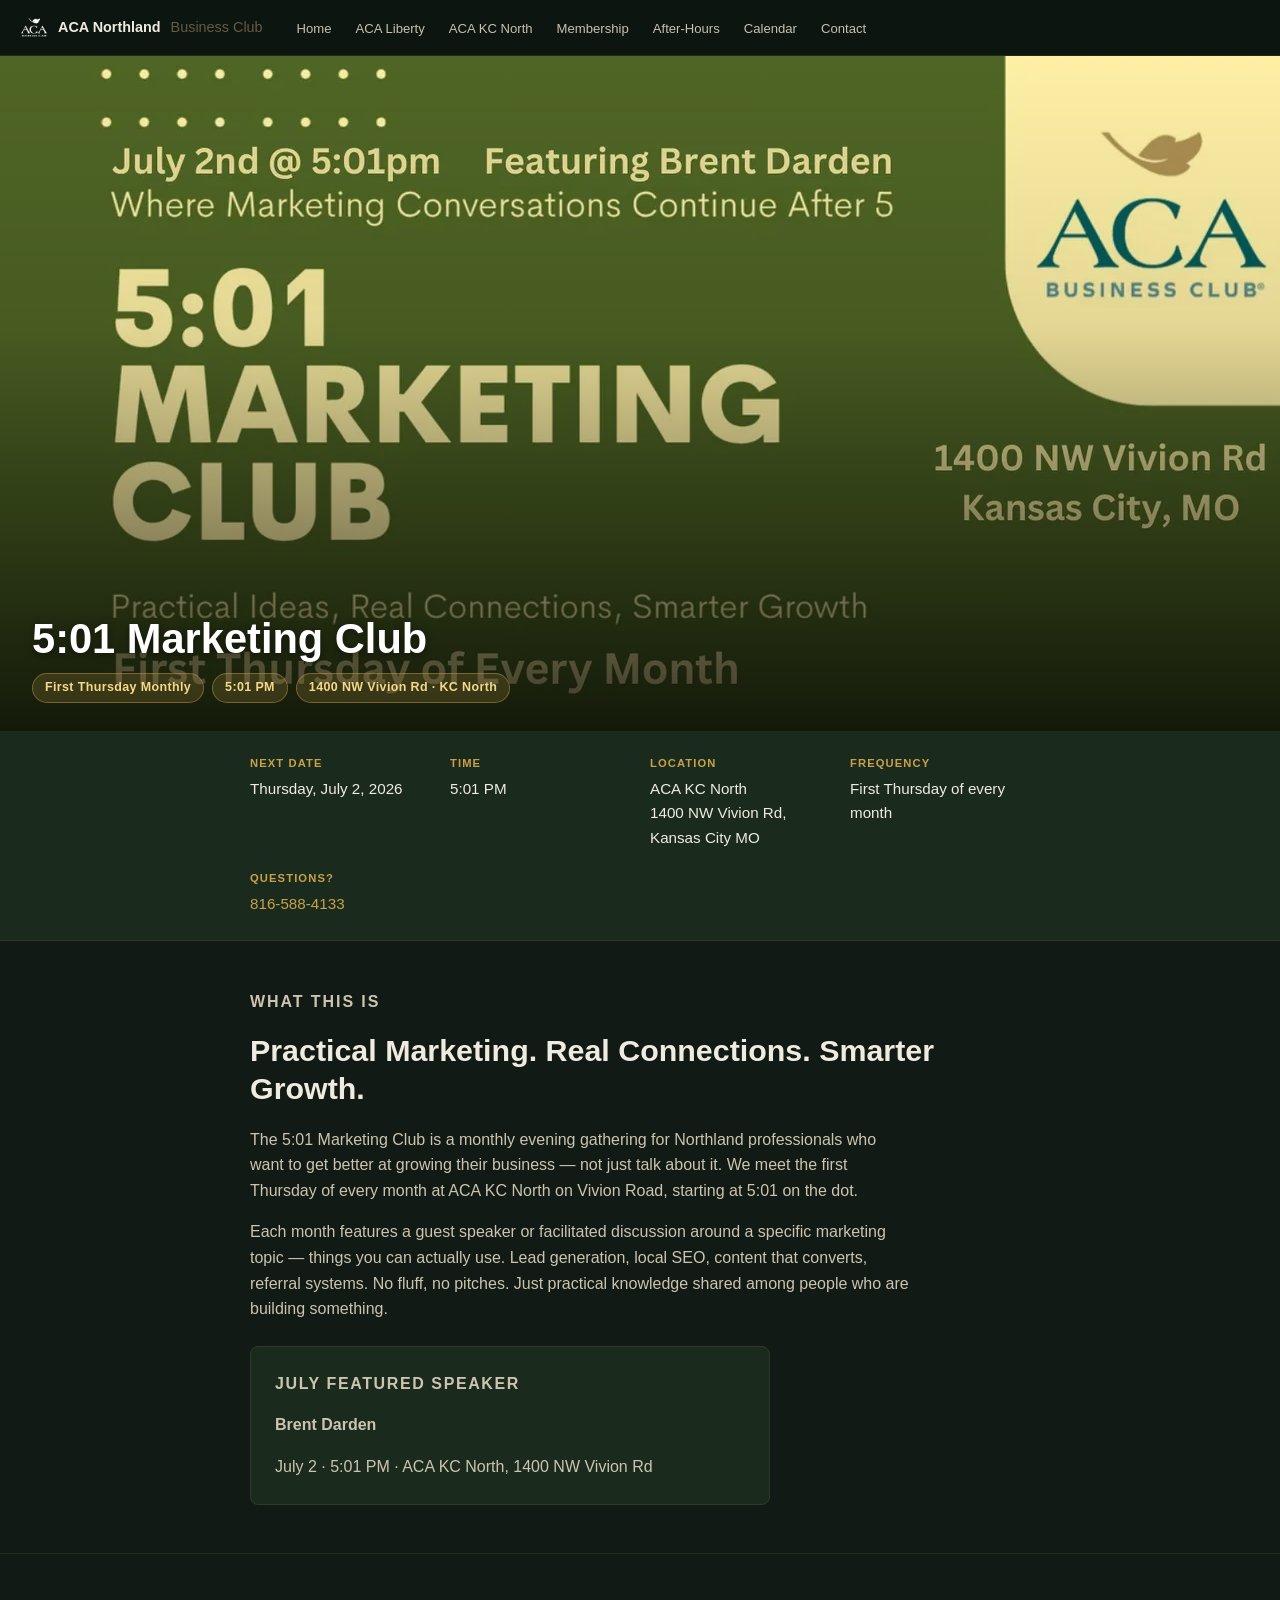
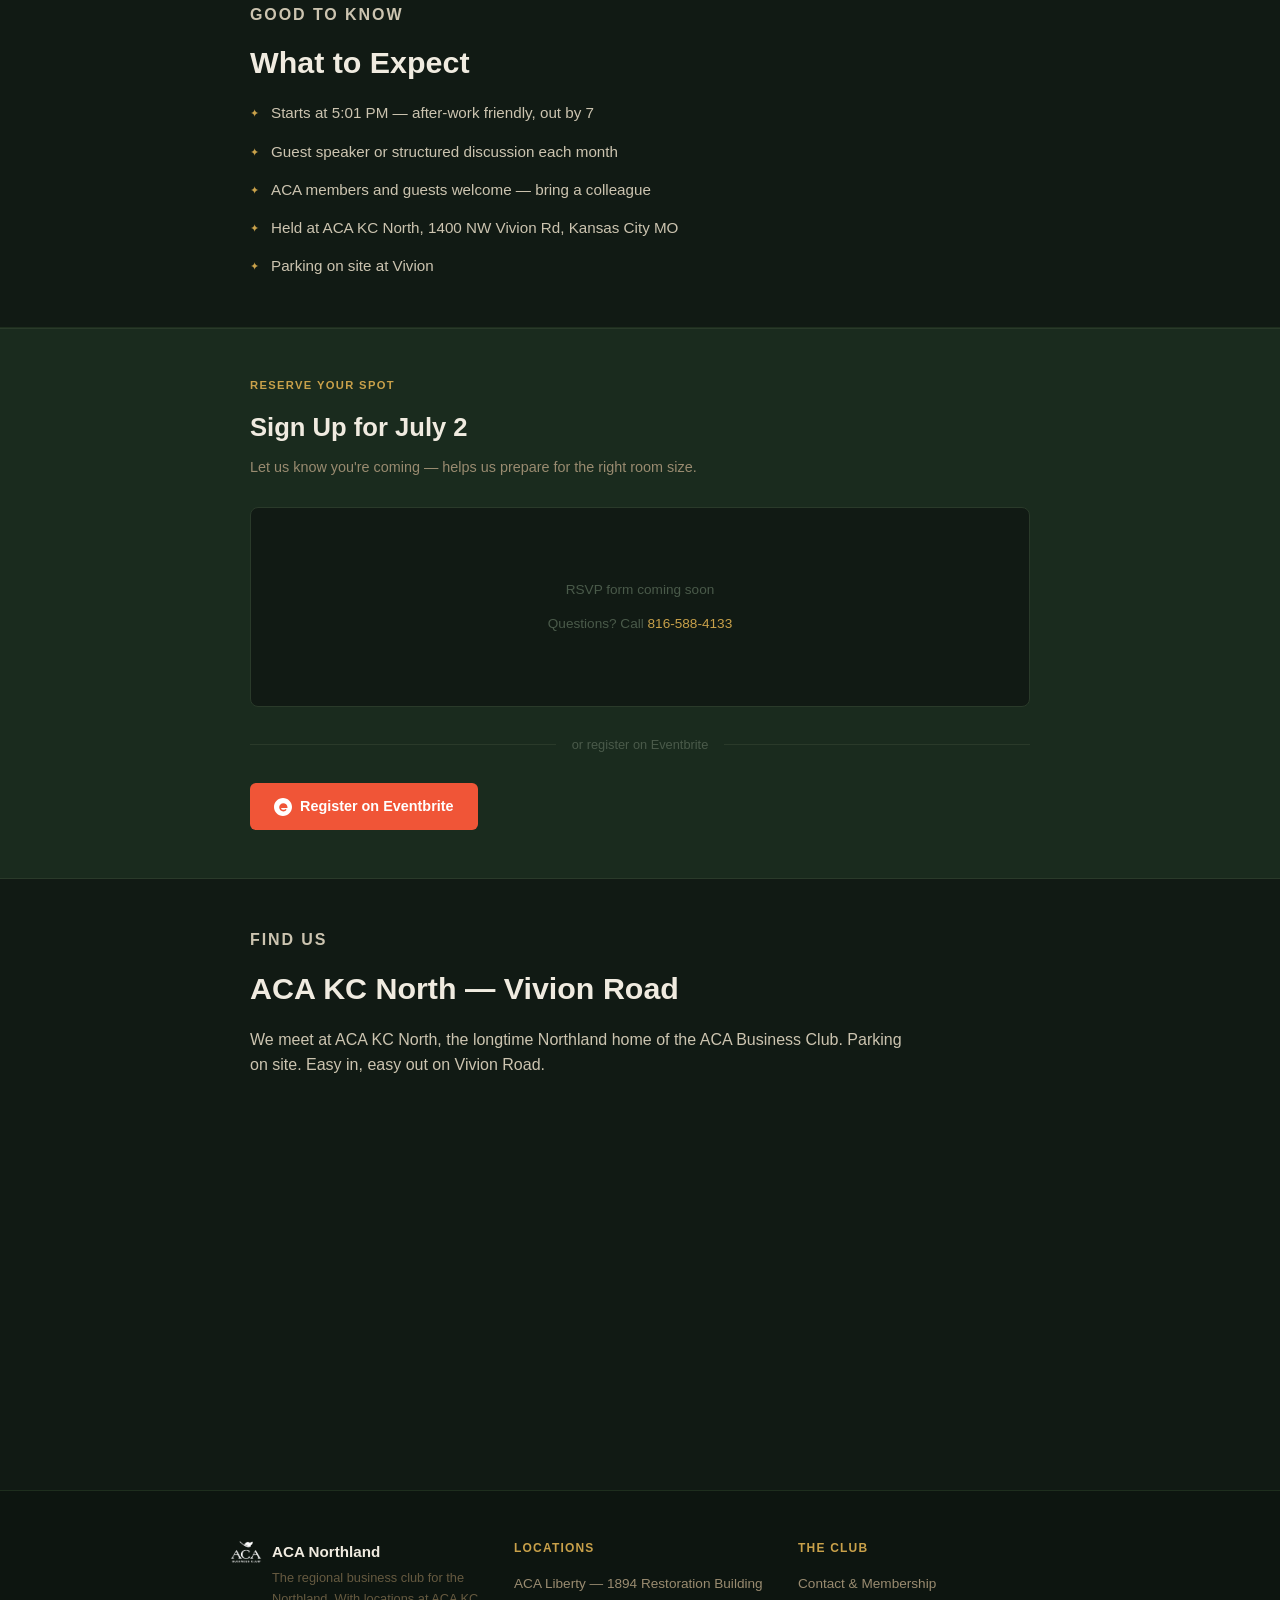
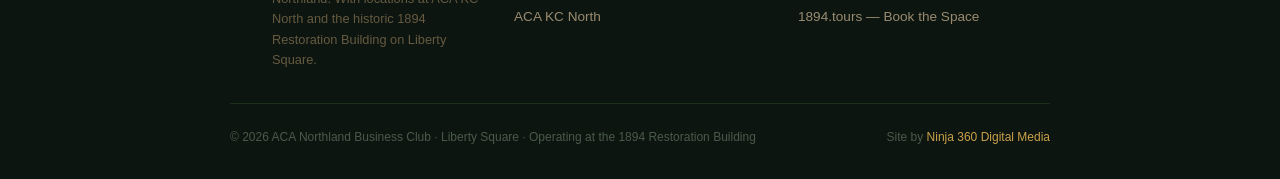
<file: events/501-marketing-club/index.html>
<!DOCTYPE html>
<html lang="en">
<head>
  <meta charset="utf-8">
  <meta name="viewport" content="width=device-width, initial-scale=1">

  <title>5:01 Marketing Club — ACA KC North | ACA Northland</title>
  <meta name="description" content="5:01 Marketing Club at ACA KC North — first Thursday of every month at 5:01 PM. 1400 NW Vivion Rd, Kansas City MO. Practical marketing ideas, real connections, smarter growth.">
  <link rel="canonical" href="https://acanorthland.com/events/501-marketing-club/">

  <meta property="og:type"         content="website">
  <meta property="og:site_name"    content="ACA Northland Business Club">
  <meta property="og:title"        content="5:01 Marketing Club — ACA KC North | ACA Northland">
  <meta property="og:description"  content="First Thursday of every month at 5:01 PM. 1400 NW Vivion Rd, Kansas City MO. Practical marketing ideas, real connections, smarter growth.">
  <meta property="og:image"        content="https://acanorthland.com/assets/rotators/aca-rotator-501-first-thursday-july.webp">
  <meta property="og:image:width"  content="1280">
  <meta property="og:image:height" content="720">
  <meta property="og:url"          content="https://acanorthland.com/events/501-marketing-club/">

  <meta name="twitter:card"        content="summary_large_image">
  <meta name="twitter:title"       content="5:01 Marketing Club — ACA KC North | ACA Northland">
  <meta name="twitter:description" content="First Thursday of every month at 5:01 PM. 1400 NW Vivion Rd, KC MO. Marketing ideas, real connections.">
  <meta name="twitter:image"       content="https://acanorthland.com/assets/rotators/aca-rotator-501-first-thursday-july.webp">

  <script type="application/ld+json">
  {
    "@context": "https://schema.org",
    "@type": "Event",
    "name": "5:01 Marketing Club — ACA KC North",
    "description": "Monthly evening marketing and networking event at ACA KC North on Vivion Road. First Thursday of every month starting at 5:01 PM. Practical marketing ideas, real connections, and smarter growth for Northland professionals.",
    "startDate": "2026-07-02T17:01:00-05:00",
    "endDate":   "2026-07-02T19:00:00-05:00",
    "eventSchedule": {
      "@type": "Schedule",
      "scheduleTimezone": "America/Chicago",
      "repeatFrequency": "P1M",
      "byDay": "https://schema.org/Thursday"
    },
    "eventStatus": "https://schema.org/EventScheduled",
    "eventAttendanceMode": "https://schema.org/OfflineEventAttendanceMode",
    "location": {
      "@type": "Place",
      "name": "ACA KC North",
      "address": {
        "@type": "PostalAddress",
        "streetAddress": "1400 NW Vivion Rd",
        "addressLocality": "Kansas City",
        "addressRegion": "MO",
        "postalCode": "64116",
        "addressCountry": "US"
      }
    },
    "organizer": {
      "@type": "Organization",
      "name": "ACA Northland Business Club",
      "url": "https://acanorthland.com",
      "telephone": "816-588-4133"
    },
    "image": "https://acanorthland.com/assets/rotators/aca-rotator-501-first-thursday-july.webp",
    "url": "https://acanorthland.com/events/501-marketing-club/"
  }
  </script>

  <style>
    *, *::before, *::after { box-sizing: border-box; margin: 0; padding: 0; }
    html { scroll-behavior: smooth; }
    body { font-family: -apple-system, BlinkMacSystemFont, "Segoe UI", Helvetica, Arial, sans-serif; background: #111a14; color: #f0ebe0; line-height: 1.6; }
    a { color: #c9a14a; text-decoration: none; }
    a:hover { text-decoration: underline; }
    img { display: block; max-width: 100%; }
    .site-nav { background: #0d1510; border-bottom: 1px solid #1e2e1e; padding: 0 20px; display: flex; align-items: center; gap: 24px; flex-wrap: wrap; min-height: 56px; }
    .site-nav .nav-brand { display: flex; align-items: center; gap: 10px; font-weight: 700; font-size: .9rem; color: #f0ebe0; text-decoration: none; white-space: nowrap; }
    .site-nav .nav-brand img { width: 28px; height: auto; }
    .nav-links { display: flex; gap: 4px; flex-wrap: wrap; list-style: none; }
    .nav-links a { color: #c8c0b0; font-size: .82rem; padding: 6px 10px; border-radius: 4px; transition: background .15s; }
    .nav-links a:hover { background: #1e2e1e; color: #f0ebe0; text-decoration: none; }
    .event-hero { position: relative; width: 100%; aspect-ratio: 16/9; max-height: 75vh; overflow: hidden; background: #1d2a23; }
    .event-hero img { width: 100%; height: 100%; object-fit: cover; object-position: center; }
    .hero-scrim { position: absolute; inset: 0; background: linear-gradient(to top, rgba(0,0,0,.75) 0%, rgba(0,0,0,.1) 60%, transparent 100%); }
    .hero-text { position: absolute; bottom: 0; left: 0; right: 0; padding: 28px 32px; }
    .hero-text h1 { font-size: clamp(1.4rem, 4vw, 2.6rem); font-weight: 800; color: #fff; line-height: 1.15; text-shadow: 0 2px 8px rgba(0,0,0,.5); margin-bottom: 10px; }
    .hero-chips { display: flex; flex-wrap: wrap; gap: 8px; }
    .chip { background: rgba(201,161,74,.18); border: 1px solid rgba(201,161,74,.45); color: #f5d98a; font-size: .78rem; font-weight: 600; padding: 4px 12px; border-radius: 20px; letter-spacing: .03em; }
    @media (max-width: 640px) { .event-hero { max-height: none; } .hero-text { padding: 18px 16px; } }
    .content-wrap { max-width: 820px; margin: 0 auto; padding: 0 20px; }
    .event-details { background: #1a2b1e; border-bottom: 1px solid #2a3a2a; padding: 24px 0; }
    .details-grid { display: grid; grid-template-columns: repeat(auto-fit, minmax(160px, 1fr)); gap: 20px; }
    .detail-item { display: flex; flex-direction: column; gap: 4px; }
    .detail-label { font-size: .7rem; text-transform: uppercase; letter-spacing: .1em; color: #c9a14a; font-weight: 700; }
    .detail-value { font-size: .95rem; color: #f0ebe0; font-weight: 500; }
    .event-section { padding: 48px 0; border-bottom: 1px solid #1e2e1e; }
    .event-section:last-of-type { border-bottom: none; }
    .section-label { font-size: .7rem; text-transform: uppercase; letter-spacing: .12em; color: #c9a14a; font-weight: 700; margin-bottom: 12px; }
    .event-section h2 { font-size: clamp(1.3rem, 3vw, 1.9rem); font-weight: 700; color: #f0ebe0; margin-bottom: 20px; line-height: 1.25; }
    .event-section p { color: #ccc4b0; font-size: 1rem; margin-bottom: 16px; max-width: 660px; }
    .event-section p:last-child { margin-bottom: 0; }
    .know-list { list-style: none; display: flex; flex-direction: column; gap: 14px; margin-top: 4px; }
    .know-list li { display: flex; gap: 12px; align-items: flex-start; color: #ccc4b0; font-size: .95rem; }
    .know-list li::before { content: '✦'; color: #c9a14a; font-size: .7rem; margin-top: 4px; flex-shrink: 0; }
    .speaker-card { background: #1a2b1e; border: 1px solid #2a3a2a; border-radius: 8px; padding: 24px; margin-top: 24px; max-width: 520px; }
    .speaker-label { font-size: .7rem; text-transform: uppercase; letter-spacing: .1em; color: #c9a14a; font-weight: 700; margin-bottom: 8px; }
    .speaker-name { font-size: 1.2rem; font-weight: 700; color: #f0ebe0; margin-bottom: 6px; }
    .speaker-bio { font-size: .9rem; color: #998b70; }
    .rsvp-section { background: #1a2b1e; padding: 48px 0; border-top: 1px solid #2a3a2a; border-bottom: 1px solid #2a3a2a; }
    .rsvp-section h2 { color: #f0ebe0; font-size: 1.6rem; font-weight: 700; margin-bottom: 8px; }
    .rsvp-sub { color: #998b70; font-size: .9rem; margin-bottom: 28px; }
    .ghl-form-embed { background: #111a14; border: 1px solid #2a3a2a; border-radius: 8px; padding: 40px 32px; min-height: 200px; display: flex; align-items: center; justify-content: center; color: #4a5a4a; font-size: .9rem; text-align: center; flex-direction: column; gap: 12px; }
    .ghl-form-embed p { color: #4a5a4a; font-size: .85rem; max-width: 400px; }
    .rsvp-divider { display: flex; align-items: center; gap: 16px; margin: 28px 0; color: #4a5a4a; font-size: .8rem; }
    .rsvp-divider::before, .rsvp-divider::after { content: ''; flex: 1; height: 1px; background: #2a3a2a; }
    .btn { display: inline-flex; align-items: center; gap: 8px; padding: 12px 24px; border-radius: 6px; font-size: .9rem; font-weight: 600; cursor: pointer; transition: opacity .15s; text-decoration: none; }
    .btn:hover { opacity: .85; text-decoration: none; }
    .btn-eventbrite { background: #f05537; color: #fff; }
    .dates-list { list-style: none; display: flex; flex-direction: column; gap: 14px; margin-top: 4px; }
    .dates-list li { display: flex; gap: 16px; align-items: baseline; }
    .date-key { color: #c9a14a; min-width: 80px; font-size: .9rem; font-weight: 700; }
    .date-val { color: #ccc4b0; font-size: .95rem; }
    .map-embed { width: 100%; height: 320px; border-radius: 8px; border: none; filter: grayscale(30%); margin-top: 20px; }
    .site-footer { background: #0d1510; border-top: 1px solid #1e2e1e; padding: 48px 20px 32px; }
    .footer-inner { max-width: 820px; margin: 0 auto; display: grid; grid-template-columns: 1fr 1fr 1fr; gap: 32px; }
    .footer-brand { display: flex; align-items: flex-start; gap: 10px; }
    .footer-brand img { width: 32px; margin-top: 2px; }
    .footer-brand-text strong { color: #f0ebe0; font-size: .95rem; }
    .footer-brand-text p { color: #665a40; font-size: .8rem; margin-top: 4px; }
    .footer-col h4 { color: #c9a14a; font-size: .75rem; text-transform: uppercase; letter-spacing: .1em; margin-bottom: 12px; }
    .footer-col ul { list-style: none; display: flex; flex-direction: column; gap: 8px; }
    .footer-col ul a { color: #998b70; font-size: .85rem; }
    .footer-col ul a:hover { color: #c9a14a; }
    .footer-copy { max-width: 820px; margin: 32px auto 0; padding-top: 24px; border-top: 1px solid #1e2e1e; font-size: .75rem; color: #4a5a4a; display: flex; justify-content: space-between; flex-wrap: wrap; gap: 8px; }
    @media (max-width: 640px) { .footer-inner { grid-template-columns: 1fr; } .details-grid { grid-template-columns: 1fr 1fr; } }
  </style>
</head>
<body>

  <nav class="site-nav">
    <a href="https://acanorthland.com/" class="nav-brand">
      <img src="/assets/logos/aca-white.png" alt="ACA Business Club">
      <span>ACA Northland</span>
      <span style="color:#665a40;font-weight:400"> Business Club</span>
    </a>
    <ul class="nav-links">
      <li><a href="https://acanorthland.com/">Home</a></li>
      <li><a href="https://acanorthland.com/liberty/">ACA Liberty</a></li>
      <li><a href="https://acanorthland.com/vivion/">ACA KC North</a></li>
      <li><a href="https://acanorthland.com/membership.html">Membership</a></li>
      <li><a href="https://acanorthland.com/events/after-hours.html">After-Hours</a></li>
      <li><a href="https://acanorthland.com/calendar.html">Calendar</a></li>
      <li><a href="https://acanorthland.com/contact.html">Contact</a></li>
    </ul>
  </nav>

  <section class="event-hero">
    <img src="/assets/rotators/aca-rotator-501-first-thursday-july.webp"
         alt="5:01 Marketing Club at ACA KC North — first Thursday of every month at 5:01 PM, 1400 NW Vivion Rd Kansas City MO"
         loading="eager" fetchpriority="high">
    <div class="hero-scrim"></div>
    <div class="hero-text">
      <h1>5:01 Marketing Club</h1>
      <div class="hero-chips">
        <span class="chip">First Thursday Monthly</span>
        <span class="chip">5:01 PM</span>
        <span class="chip">1400 NW Vivion Rd · KC North</span>
      </div>
    </div>
  </section>

  <div class="event-details">
    <div class="content-wrap">
      <div class="details-grid">
        <div class="detail-item">
          <span class="detail-label">Next Date</span>
          <span class="detail-value">Thursday, July 2, 2026</span>
        </div>
        <div class="detail-item">
          <span class="detail-label">Time</span>
          <span class="detail-value">5:01 PM</span>
        </div>
        <div class="detail-item">
          <span class="detail-label">Location</span>
          <span class="detail-value">ACA KC North<br>1400 NW Vivion Rd, Kansas City MO</span>
        </div>
        <div class="detail-item">
          <span class="detail-label">Frequency</span>
          <span class="detail-value">First Thursday of every month</span>
        </div>
        <div class="detail-item">
          <span class="detail-label">Questions?</span>
          <span class="detail-value"><a href="tel:+18165884133">816-588-4133</a></span>
        </div>
      </div>
    </div>
  </div>

  <section class="event-section">
    <div class="content-wrap">
      <p class="section-label">What This Is</p>
      <h2>Practical Marketing. Real Connections. Smarter Growth.</h2>
      <p>The 5:01 Marketing Club is a monthly evening gathering for Northland professionals who want to get better at growing their business — not just talk about it. We meet the first Thursday of every month at ACA KC North on Vivion Road, starting at 5:01 on the dot.</p>
      <p>Each month features a guest speaker or facilitated discussion around a specific marketing topic — things you can actually use. Lead generation, local SEO, content that converts, referral systems. No fluff, no pitches. Just practical knowledge shared among people who are building something.</p>

      <div class="speaker-card">
        <p class="speaker-label">July Featured Speaker</p>
        <p class="speaker-name">Brent Darden</p>
        <p class="speaker-bio">July 2 · 5:01 PM · ACA KC North, 1400 NW Vivion Rd</p>
      </div>
    </div>
  </section>

  <section class="event-section">
    <div class="content-wrap">
      <p class="section-label">Good to Know</p>
      <h2>What to Expect</h2>
      <ul class="know-list">
        <li>Starts at 5:01 PM — after-work friendly, out by 7</li>
        <li>Guest speaker or structured discussion each month</li>
        <li>ACA members and guests welcome — bring a colleague</li>
        <li>Held at ACA KC North, 1400 NW Vivion Rd, Kansas City MO</li>
        <li>Parking on site at Vivion</li>
      </ul>
    </div>
  </section>

  <section class="rsvp-section">
    <div class="content-wrap">
      <p class="section-label">Reserve Your Spot</p>
      <h2>Sign Up for July 2</h2>
      <p class="rsvp-sub">Let us know you're coming — helps us prepare for the right room size.</p>
      <!-- FILL IN: Replace with GHL form embed snippet -->
      <div class="ghl-form-embed">
        <p>RSVP form coming soon</p>
        <p>Questions? Call <a href="tel:+18165884133" style="color:#c9a14a">816-588-4133</a></p>
      </div>
      <div class="rsvp-divider">or register on Eventbrite</div>
      <!-- FILL IN: Update Eventbrite href or remove this block -->
      <a href="https://www.eventbrite.com/o/aca-northland-business-club/"
         class="btn btn-eventbrite" target="_blank" rel="noopener">
        <svg width="18" height="18" viewBox="0 0 24 24" fill="currentColor" aria-hidden="true"><path d="M12 0C5.373 0 0 5.373 0 12s5.373 12 12 12 12-5.373 12-12S18.627 0 12 0zm5.89 13.338H9.337a3.22 3.22 0 0 0 3.13 2.464c1.04 0 1.963-.498 2.545-1.268l1.87 1.073A5.578 5.578 0 0 1 12.467 18C9.405 18 6.92 15.515 6.92 12.453s2.485-5.547 5.547-5.547c2.878 0 5.24 2.2 5.51 5.01l.013.422z"/></svg>
        Register on Eventbrite
      </a>
    </div>
  </section>

  <section class="event-section">
    <div class="content-wrap">
      <p class="section-label">Find Us</p>
      <h2>ACA KC North — Vivion Road</h2>
      <p>We meet at ACA KC North, the longtime Northland home of the ACA Business Club. Parking on site. Easy in, easy out on Vivion Road.</p>
      <iframe class="map-embed"
        src="https://www.google.com/maps?q=1400+NW+Vivion+Rd,+Kansas+City,+MO+64116&t=&z=16&ie=UTF8&iwloc=&output=embed"
        allowfullscreen loading="lazy" title="1400 NW Vivion Rd, Kansas City MO"
        referrerpolicy="no-referrer-when-downgrade"></iframe>
    </div>
  </section>

  <footer class="site-footer">
    <div class="footer-inner">
      <div class="footer-brand">
        <img src="/assets/logos/aca-white.png" alt="ACA Business Club">
        <div class="footer-brand-text">
          <strong>ACA Northland</strong>
          <p>The regional business club for the Northland. With locations at ACA KC North and the historic 1894 Restoration Building on Liberty Square.</p>
        </div>
      </div>
      <div class="footer-col">
        <h4>Locations</h4>
        <ul>
          <li><a href="https://acanorthland.com/liberty/">ACA Liberty — 1894 Restoration Building</a></li>
          <li><a href="https://acanorthland.com/vivion/">ACA KC North</a></li>
        </ul>
      </div>
      <div class="footer-col">
        <h4>The Club</h4>
        <ul>
          <li><a href="https://acanorthland.com/contact.html">Contact &amp; Membership</a></li>
          <li><a href="https://1894.tours">1894.tours — Book the Space</a></li>
        </ul>
      </div>
    </div>
    <div class="footer-copy">
      <span>© 2026 ACA Northland Business Club · Liberty Square · Operating at the 1894 Restoration Building</span>
      <span>Site by <a href="https://ninja-360.com">Ninja 360 Digital Media</a></span>
    </div>
  </footer>

</body>
</html>
</file>
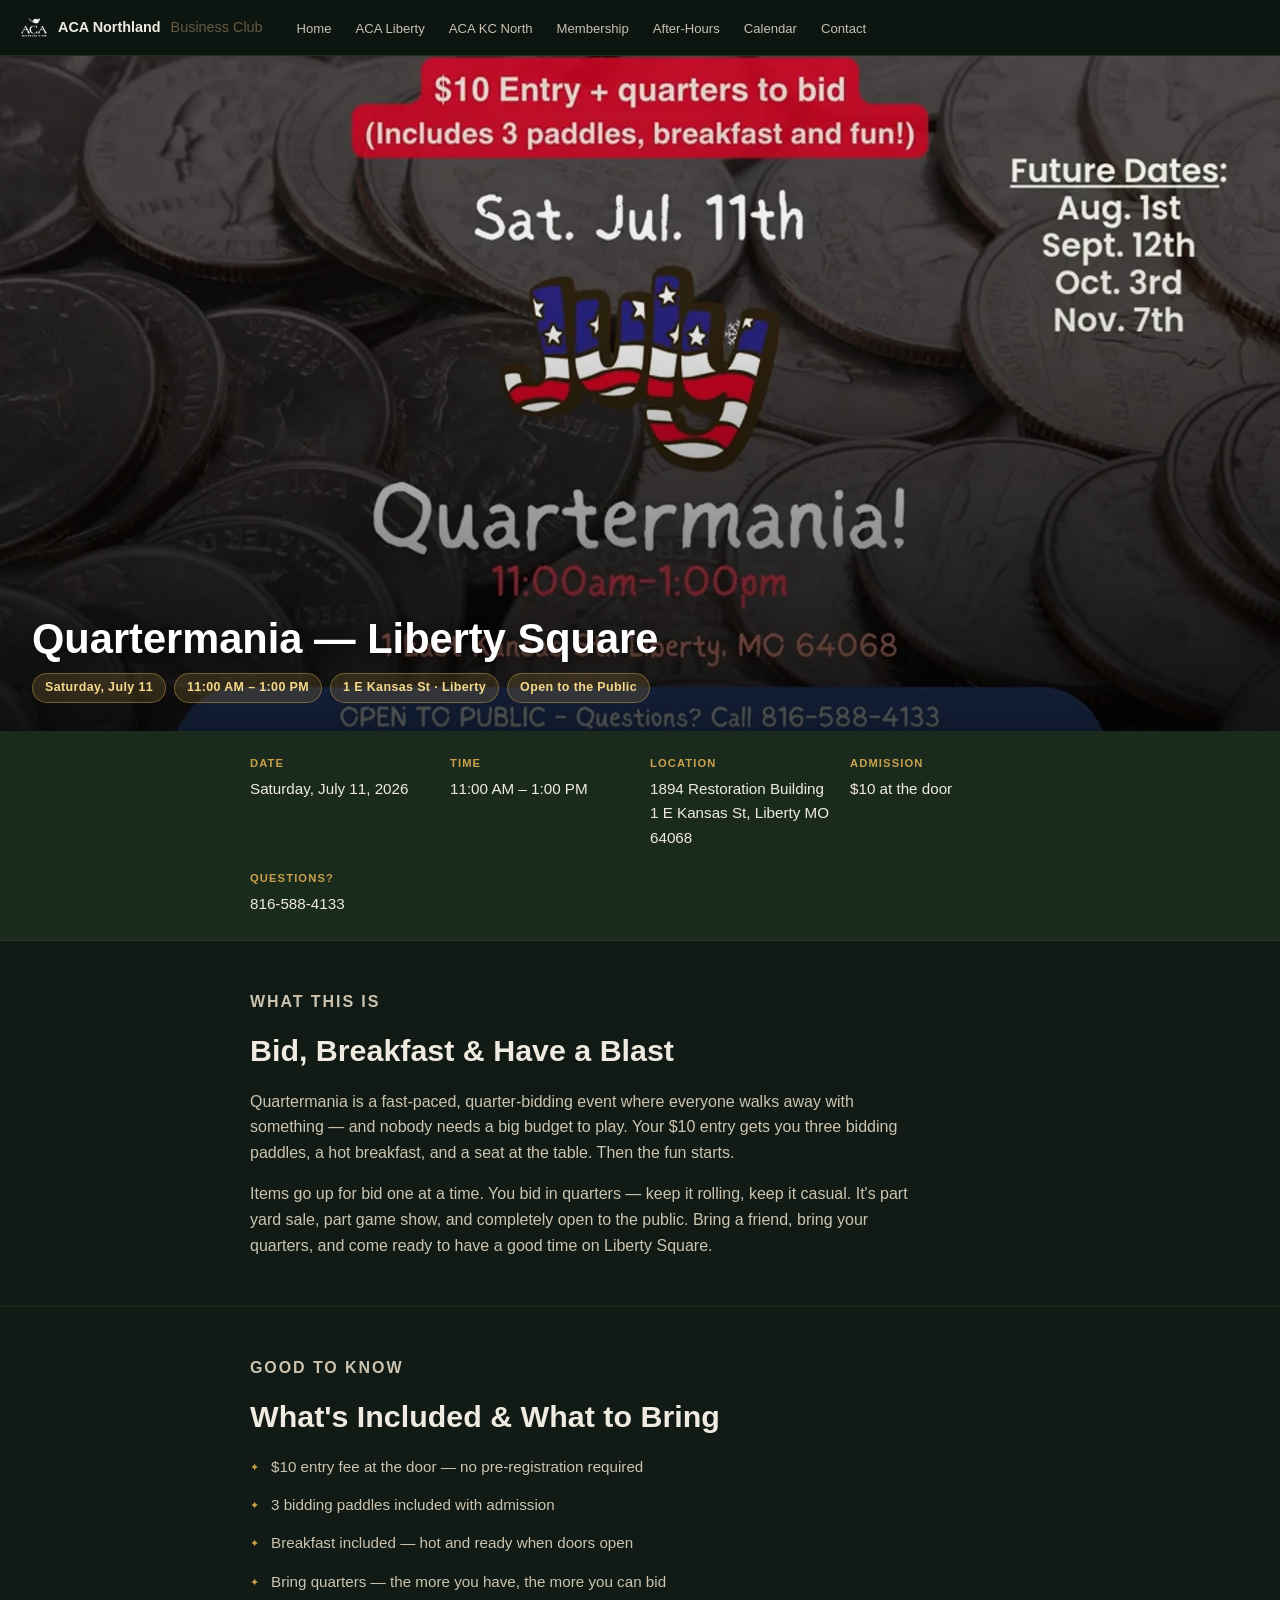
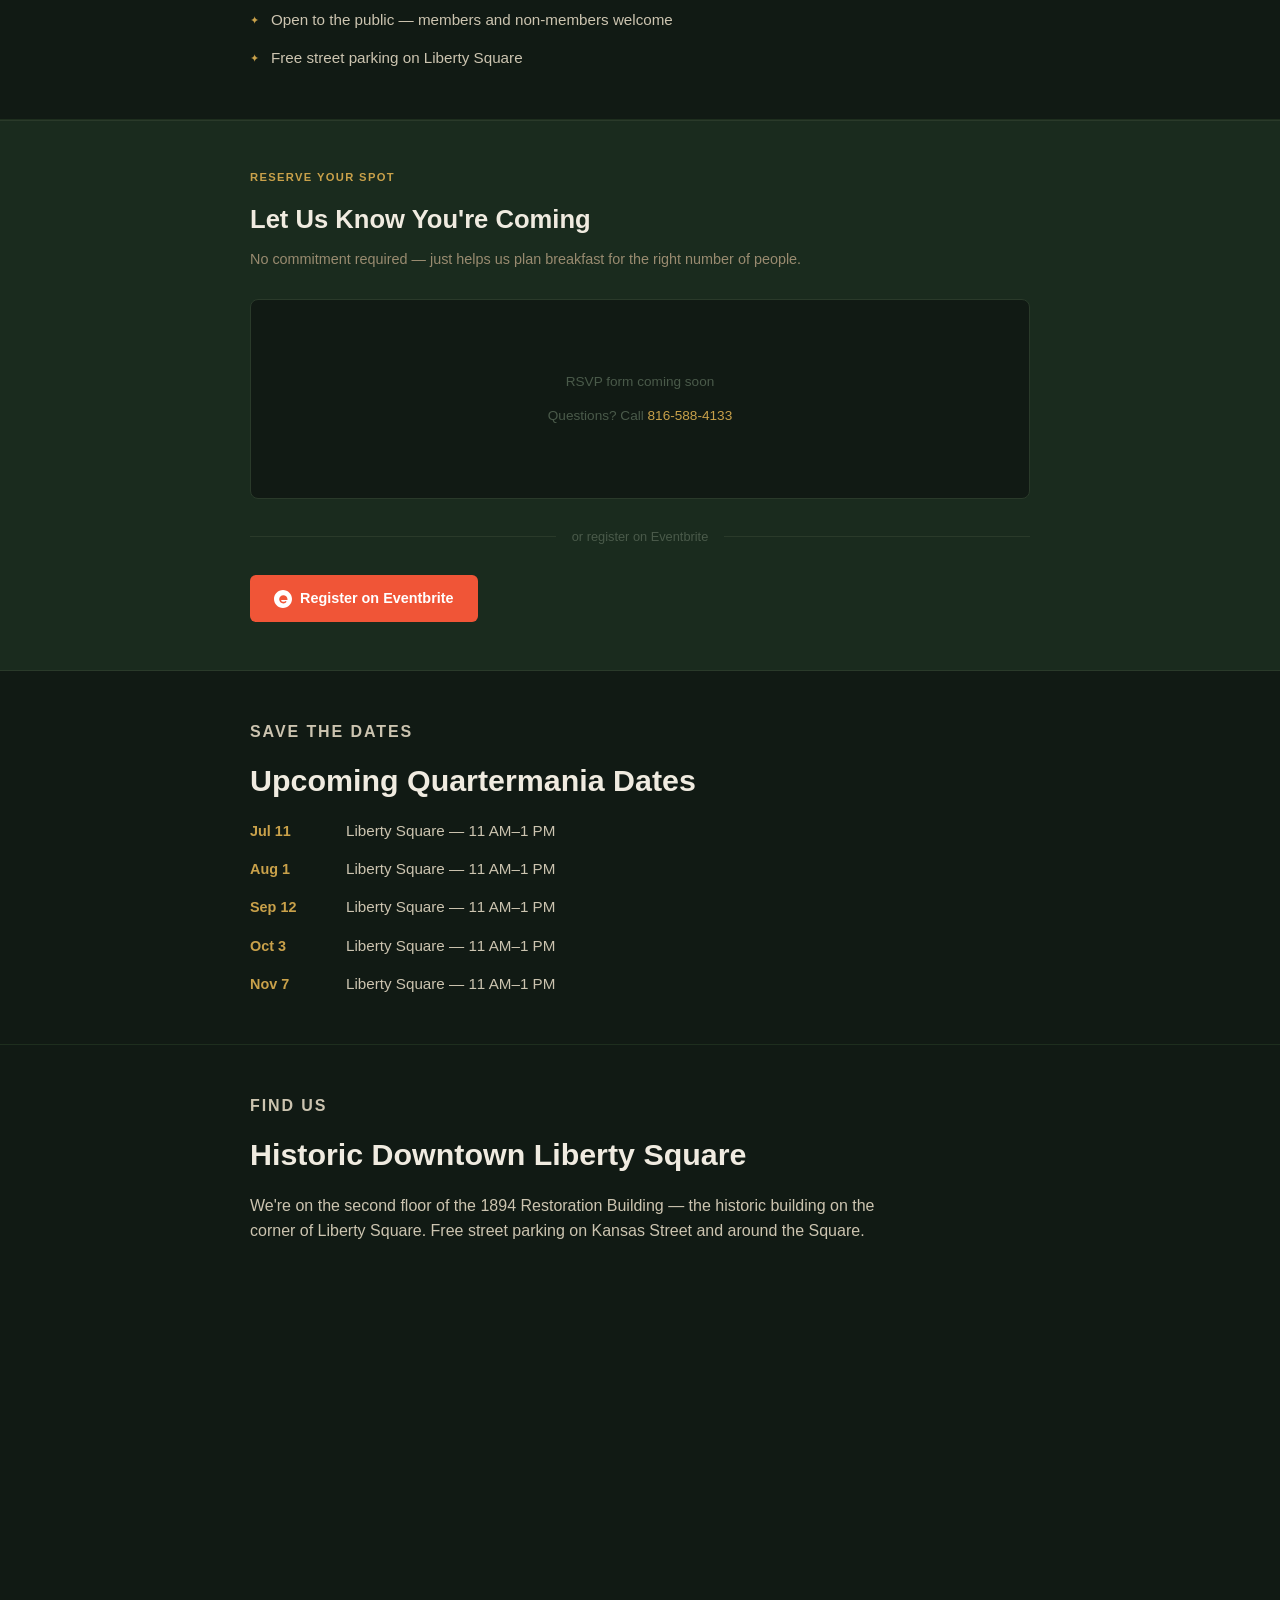
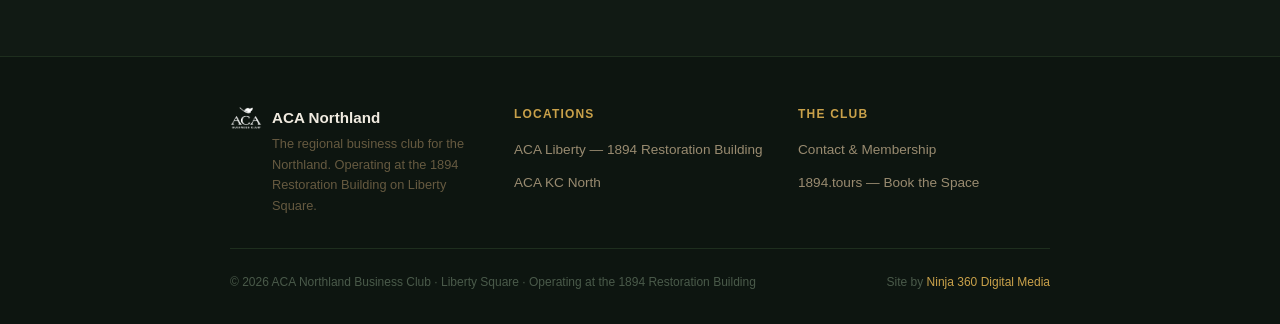
<file: events/quartermania-july/index.html>
<!DOCTYPE html>
<html lang="en">
<head>
  <meta charset="utf-8">
  <meta name="viewport" content="width=device-width, initial-scale=1">

  <!-- SEO -->
  <title>Quartermania — Liberty Square | ACA Northland</title>
  <meta name="description" content="Quartermania at ACA Liberty — Saturday July 11, 11 AM to 1 PM. $10 entry includes 3 paddles, breakfast, and bidding fun. Open to the public at 1 E Kansas St, Liberty MO.">
  <link rel="canonical" href="https://acanorthland.com/events/quartermania-july/">

  <!-- Open Graph -->
  <meta property="og:type"         content="website">
  <meta property="og:site_name"    content="ACA Northland Business Club">
  <meta property="og:title"        content="Quartermania — Liberty Square | ACA Northland">
  <meta property="og:description"  content="Saturday July 11 · 11 AM–1 PM · 1 E Kansas St, Liberty MO. $10 entry includes 3 paddles, breakfast &amp; bidding fun. Open to the public.">
  <meta property="og:image"        content="https://acanorthland.com/assets/rotators/aca-rotator-quartermania-july.webp">
  <meta property="og:image:width"  content="1280">
  <meta property="og:image:height" content="720">
  <meta property="og:url"          content="https://acanorthland.com/events/quartermania-july/">

  <!-- Twitter / X -->
  <meta name="twitter:card"        content="summary_large_image">
  <meta name="twitter:title"       content="Quartermania — Liberty Square | ACA Northland">
  <meta name="twitter:description" content="Saturday July 11 · 11 AM–1 PM · $10 entry includes paddles, breakfast &amp; bidding fun. Open to the public.">
  <meta name="twitter:image"       content="https://acanorthland.com/assets/rotators/aca-rotator-quartermania-july.webp">

  <!-- Schema.org Event — Google rich results -->
  <script type="application/ld+json">
  {
    "@context": "https://schema.org",
    "@type": "Event",
    "name": "Quartermania — ACA Liberty",
    "description": "Quartermania at ACA Liberty on Liberty Square. $10 entry includes 3 paddles, breakfast, and bidding fun. Guests bid on items using quarters. Open to the public. Questions call 816-588-4133.",
    "startDate": "2026-07-11T11:00:00-05:00",
    "endDate":   "2026-07-11T13:00:00-05:00",
    "eventStatus": "https://schema.org/EventScheduled",
    "eventAttendanceMode": "https://schema.org/OfflineEventAttendanceMode",
    "isAccessibleForFree": false,
    "offers": {
      "@type": "Offer",
      "price": "10",
      "priceCurrency": "USD",
      "availability": "https://schema.org/InStock",
      "url": "https://acanorthland.com/events/quartermania-july/"
    },
    "location": {
      "@type": "Place",
      "name": "1894 Restoration Building — ACA Liberty",
      "address": {
        "@type": "PostalAddress",
        "streetAddress": "1 E Kansas St",
        "addressLocality": "Liberty",
        "addressRegion": "MO",
        "postalCode": "64068",
        "addressCountry": "US"
      }
    },
    "organizer": {
      "@type": "Organization",
      "name": "ACA Northland Business Club",
      "url": "https://acanorthland.com",
      "telephone": "816-588-4133"
    },
    "image": "https://acanorthland.com/assets/rotators/aca-rotator-quartermania-july.webp",
    "url": "https://acanorthland.com/events/quartermania-july/"
  }
  </script>

  <style>
    *, *::before, *::after { box-sizing: border-box; margin: 0; padding: 0; }
    html { scroll-behavior: smooth; }
    body {
      font-family: -apple-system, BlinkMacSystemFont, "Segoe UI", Helvetica, Arial, sans-serif;
      background: #111a14;
      color: #f0ebe0;
      line-height: 1.6;
    }
    a { color: #c9a14a; text-decoration: none; }
    a:hover { text-decoration: underline; }
    img { display: block; max-width: 100%; }

    /* Nav */
    .site-nav {
      background: #0d1510;
      border-bottom: 1px solid #1e2e1e;
      padding: 0 20px;
      display: flex;
      align-items: center;
      gap: 24px;
      flex-wrap: wrap;
      min-height: 56px;
    }
    .site-nav .nav-brand {
      display: flex; align-items: center; gap: 10px;
      font-weight: 700; font-size: .9rem; color: #f0ebe0;
      text-decoration: none; white-space: nowrap;
    }
    .site-nav .nav-brand img { width: 28px; height: auto; }
    .nav-links { display: flex; gap: 4px; flex-wrap: wrap; list-style: none; }
    .nav-links a {
      color: #c8c0b0; font-size: .82rem; padding: 6px 10px;
      border-radius: 4px; transition: background .15s;
    }
    .nav-links a:hover { background: #1e2e1e; color: #f0ebe0; text-decoration: none; }

    /* Hero */
    .event-hero {
      position: relative; width: 100%; aspect-ratio: 16/9;
      max-height: 75vh; overflow: hidden; background: #1d2a23;
    }
    .event-hero img { width: 100%; height: 100%; object-fit: cover; object-position: center; }
    .hero-scrim {
      position: absolute; inset: 0;
      background: linear-gradient(to top, rgba(0,0,0,.72) 0%, rgba(0,0,0,.1) 60%, transparent 100%);
    }
    .hero-text { position: absolute; bottom: 0; left: 0; right: 0; padding: 28px 32px; }
    .hero-text h1 {
      font-size: clamp(1.4rem, 4vw, 2.6rem); font-weight: 800; color: #fff;
      line-height: 1.15; text-shadow: 0 2px 8px rgba(0,0,0,.5); margin-bottom: 10px;
    }
    .hero-chips { display: flex; flex-wrap: wrap; gap: 8px; }
    .chip {
      background: rgba(201,161,74,.18); border: 1px solid rgba(201,161,74,.45);
      color: #f5d98a; font-size: .78rem; font-weight: 600;
      padding: 4px 12px; border-radius: 20px; letter-spacing: .03em;
    }
    @media (max-width: 640px) {
      .event-hero { max-height: none; }
      .hero-text { padding: 18px 16px; }
    }

    /* Content */
    .content-wrap { max-width: 820px; margin: 0 auto; padding: 0 20px; }

    /* Details strip */
    .event-details {
      background: #1a2b1e; border-bottom: 1px solid #2a3a2a; padding: 24px 0;
    }
    .details-grid {
      display: grid; grid-template-columns: repeat(auto-fit, minmax(160px, 1fr)); gap: 20px;
    }
    .detail-item { display: flex; flex-direction: column; gap: 4px; }
    .detail-label {
      font-size: .7rem; text-transform: uppercase; letter-spacing: .1em;
      color: #c9a14a; font-weight: 700;
    }
    .detail-value { font-size: .95rem; color: #f0ebe0; font-weight: 500; }
    .detail-value a { color: #f0ebe0; }
    .detail-value a:hover { color: #c9a14a; }

    /* Sections */
    .event-section { padding: 48px 0; border-bottom: 1px solid #1e2e1e; }
    .event-section:last-of-type { border-bottom: none; }
    .section-label {
      font-size: .7rem; text-transform: uppercase; letter-spacing: .12em;
      color: #c9a14a; font-weight: 700; margin-bottom: 12px;
    }
    .event-section h2 {
      font-size: clamp(1.3rem, 3vw, 1.9rem); font-weight: 700;
      color: #f0ebe0; margin-bottom: 20px; line-height: 1.25;
    }
    .event-section p { color: #ccc4b0; font-size: 1rem; margin-bottom: 16px; max-width: 660px; }
    .event-section p:last-child { margin-bottom: 0; }

    /* What to know — icon list */
    .know-list { list-style: none; display: flex; flex-direction: column; gap: 14px; margin-top: 4px; }
    .know-list li { display: flex; gap: 12px; align-items: flex-start; color: #ccc4b0; font-size: .95rem; }
    .know-list li::before {
      content: '✦'; color: #c9a14a; font-size: .7rem; margin-top: 4px; flex-shrink: 0;
    }

    /* RSVP */
    .rsvp-section {
      background: #1a2b1e; padding: 48px 0;
      border-top: 1px solid #2a3a2a; border-bottom: 1px solid #2a3a2a;
    }
    .rsvp-section h2 { color: #f0ebe0; font-size: 1.6rem; font-weight: 700; margin-bottom: 8px; }
    .rsvp-sub { color: #998b70; font-size: .9rem; margin-bottom: 28px; }
    .ghl-form-embed {
      background: #111a14; border: 1px solid #2a3a2a; border-radius: 8px;
      padding: 40px 32px; min-height: 200px; display: flex; align-items: center;
      justify-content: center; color: #4a5a4a; font-size: .9rem; text-align: center;
      flex-direction: column; gap: 12px;
    }
    .ghl-form-embed p { color: #4a5a4a; font-size: .85rem; max-width: 400px; }
    .rsvp-divider {
      display: flex; align-items: center; gap: 16px;
      margin: 28px 0; color: #4a5a4a; font-size: .8rem;
    }
    .rsvp-divider::before, .rsvp-divider::after {
      content: ''; flex: 1; height: 1px; background: #2a3a2a;
    }
    .btn {
      display: inline-flex; align-items: center; gap: 8px;
      padding: 12px 24px; border-radius: 6px; font-size: .9rem;
      font-weight: 600; cursor: pointer; transition: opacity .15s; text-decoration: none;
    }
    .btn:hover { opacity: .85; text-decoration: none; }
    .btn-eventbrite { background: #f05537; color: #fff; }

    /* Dates list */
    .dates-list { list-style: none; display: flex; flex-direction: column; gap: 14px; margin-top: 4px; }
    .dates-list li { display: flex; gap: 16px; align-items: baseline; }
    .date-key { color: #c9a14a; min-width: 80px; font-size: .9rem; font-weight: 700; }
    .date-val { color: #ccc4b0; font-size: .95rem; }

    /* Map */
    .map-embed {
      width: 100%; height: 320px; border-radius: 8px;
      border: none; filter: grayscale(30%); margin-top: 20px;
    }

    /* Footer */
    .site-footer { background: #0d1510; border-top: 1px solid #1e2e1e; padding: 48px 20px 32px; }
    .footer-inner {
      max-width: 820px; margin: 0 auto;
      display: grid; grid-template-columns: 1fr 1fr 1fr; gap: 32px;
    }
    .footer-brand { display: flex; align-items: flex-start; gap: 10px; }
    .footer-brand img { width: 32px; margin-top: 2px; }
    .footer-brand-text strong { color: #f0ebe0; font-size: .95rem; }
    .footer-brand-text p { color: #665a40; font-size: .8rem; margin-top: 4px; }
    .footer-col h4 {
      color: #c9a14a; font-size: .75rem; text-transform: uppercase;
      letter-spacing: .1em; margin-bottom: 12px;
    }
    .footer-col ul { list-style: none; display: flex; flex-direction: column; gap: 8px; }
    .footer-col ul a { color: #998b70; font-size: .85rem; }
    .footer-col ul a:hover { color: #c9a14a; }
    .footer-copy {
      max-width: 820px; margin: 32px auto 0; padding-top: 24px;
      border-top: 1px solid #1e2e1e; font-size: .75rem; color: #4a5a4a;
      display: flex; justify-content: space-between; flex-wrap: wrap; gap: 8px;
    }
    @media (max-width: 640px) {
      .footer-inner { grid-template-columns: 1fr; }
      .details-grid { grid-template-columns: 1fr 1fr; }
    }
  </style>
</head>

<body>

  <nav class="site-nav">
    <a href="https://acanorthland.com/" class="nav-brand">
      <img src="/assets/logos/aca-white.png" alt="ACA Business Club">
      <span>ACA Northland</span>
      <span style="color:#665a40;font-weight:400"> Business Club</span>
    </a>
    <ul class="nav-links">
      <li><a href="https://acanorthland.com/">Home</a></li>
      <li><a href="https://acanorthland.com/liberty/">ACA Liberty</a></li>
      <li><a href="https://acanorthland.com/vivion/">ACA KC North</a></li>
      <li><a href="https://acanorthland.com/membership.html">Membership</a></li>
      <li><a href="https://acanorthland.com/events/after-hours.html">After-Hours</a></li>
      <li><a href="https://acanorthland.com/calendar.html">Calendar</a></li>
      <li><a href="https://acanorthland.com/contact.html">Contact</a></li>
    </ul>
  </nav>

  <!-- Hero -->
  <section class="event-hero">
    <img src="/assets/rotators/aca-rotator-quartermania-july.webp"
         alt="Quartermania at ACA Liberty — Saturday July 11, 11 AM to 1 PM. $10 entry includes paddles, breakfast and fun."
         loading="eager" fetchpriority="high">
    <div class="hero-scrim"></div>
    <div class="hero-text">
      <h1>Quartermania — Liberty Square</h1>
      <div class="hero-chips">
        <span class="chip">Saturday, July 11</span>
        <span class="chip">11:00 AM – 1:00 PM</span>
        <span class="chip">1 E Kansas St · Liberty</span>
        <span class="chip">Open to the Public</span>
      </div>
    </div>
  </section>

  <!-- Details strip -->
  <div class="event-details">
    <div class="content-wrap">
      <div class="details-grid">
        <div class="detail-item">
          <span class="detail-label">Date</span>
          <span class="detail-value">Saturday, July 11, 2026</span>
        </div>
        <div class="detail-item">
          <span class="detail-label">Time</span>
          <span class="detail-value">11:00 AM – 1:00 PM</span>
        </div>
        <div class="detail-item">
          <span class="detail-label">Location</span>
          <span class="detail-value">
            1894 Restoration Building<br>
            1 E Kansas St, Liberty MO 64068
          </span>
        </div>
        <div class="detail-item">
          <span class="detail-label">Admission</span>
          <span class="detail-value">$10 at the door</span>
        </div>
        <div class="detail-item">
          <span class="detail-label">Questions?</span>
          <span class="detail-value"><a href="tel:+18165884133">816-588-4133</a></span>
        </div>
      </div>
    </div>
  </div>

  <!-- What this is -->
  <section class="event-section">
    <div class="content-wrap">
      <p class="section-label">What This Is</p>
      <h2>Bid, Breakfast & Have a Blast</h2>
      <p>Quartermania is a fast-paced, quarter-bidding event where everyone walks away with something — and nobody needs a big budget to play. Your $10 entry gets you three bidding paddles, a hot breakfast, and a seat at the table. Then the fun starts.</p>
      <p>Items go up for bid one at a time. You bid in quarters — keep it rolling, keep it casual. It's part yard sale, part game show, and completely open to the public. Bring a friend, bring your quarters, and come ready to have a good time on Liberty Square.</p>
    </div>
  </section>

  <!-- What to know -->
  <section class="event-section">
    <div class="content-wrap">
      <p class="section-label">Good to Know</p>
      <h2>What's Included &amp; What to Bring</h2>
      <ul class="know-list">
        <li>$10 entry fee at the door — no pre-registration required</li>
        <li>3 bidding paddles included with admission</li>
        <li>Breakfast included — hot and ready when doors open</li>
        <li>Bring quarters — the more you have, the more you can bid</li>
        <li>Open to the public — members and non-members welcome</li>
        <li>Free street parking on Liberty Square</li>
      </ul>
    </div>
  </section>

  <!-- RSVP -->
  <section class="rsvp-section">
    <div class="content-wrap">
      <p class="section-label">Reserve Your Spot</p>
      <h2>Let Us Know You're Coming</h2>
      <p class="rsvp-sub">No commitment required — just helps us plan breakfast for the right number of people.</p>

      <!-- !! FILL IN: Replace this block with the GHL form embed snippet !!
           In GoHighLevel: Forms → select form → Share → Embed → copy the iframe.
           Remove the placeholder div and paste the iframe directly. -->
      <div class="ghl-form-embed">
        <p>RSVP form coming soon</p>
        <p>Questions? Call <a href="tel:+18165884133" style="color:#c9a14a">816-588-4133</a></p>
      </div>
      <!-- !! END FILL IN !! -->

      <!-- Eventbrite fallback — update href or remove this block if not using -->
      <div class="rsvp-divider">or register on Eventbrite</div>
      <a href="https://www.eventbrite.com/o/aca-northland-business-club-<!-- FILL IN: eventbrite org ID -->/"
         class="btn btn-eventbrite"
         target="_blank" rel="noopener">
        <svg width="18" height="18" viewBox="0 0 24 24" fill="currentColor" aria-hidden="true"><path d="M12 0C5.373 0 0 5.373 0 12s5.373 12 12 12 12-5.373 12-12S18.627 0 12 0zm5.89 13.338H9.337a3.22 3.22 0 0 0 3.13 2.464c1.04 0 1.963-.498 2.545-1.268l1.87 1.073A5.578 5.578 0 0 1 12.467 18C9.405 18 6.92 15.515 6.92 12.453s2.485-5.547 5.547-5.547c2.878 0 5.24 2.2 5.51 5.01l.013.422z"/></svg>
        Register on Eventbrite
      </a>
    </div>
  </section>

  <!-- Upcoming dates -->
  <section class="event-section">
    <div class="content-wrap">
      <p class="section-label">Save the Dates</p>
      <h2>Upcoming Quartermania Dates</h2>
      <ul class="dates-list">
        <li><span class="date-key">Jul 11</span><span class="date-val">Liberty Square — 11 AM–1 PM</span></li>
        <li><span class="date-key">Aug 1</span><span class="date-val">Liberty Square — 11 AM–1 PM</span></li>
        <li><span class="date-key">Sep 12</span><span class="date-val">Liberty Square — 11 AM–1 PM</span></li>
        <li><span class="date-key">Oct 3</span><span class="date-val">Liberty Square — 11 AM–1 PM</span></li>
        <li><span class="date-key">Nov 7</span><span class="date-val">Liberty Square — 11 AM–1 PM</span></li>
      </ul>
    </div>
  </section>

  <!-- Location + map -->
  <section class="event-section">
    <div class="content-wrap">
      <p class="section-label">Find Us</p>
      <h2>Historic Downtown Liberty Square</h2>
      <p>We're on the second floor of the 1894 Restoration Building — the historic building on the corner of Liberty Square. Free street parking on Kansas Street and around the Square.</p>
      <iframe class="map-embed"
        src="https://www.google.com/maps?q=1+E+Kansas+St,+Liberty,+MO+64068&t=&z=16&ie=UTF8&iwloc=&output=embed"
        allowfullscreen loading="lazy"
        title="1 E Kansas St, Liberty MO — event location"
        referrerpolicy="no-referrer-when-downgrade">
      </iframe>
    </div>
  </section>

  <footer class="site-footer">
    <div class="footer-inner">
      <div class="footer-brand">
        <img src="/assets/logos/aca-white.png" alt="ACA Business Club">
        <div class="footer-brand-text">
          <strong>ACA Northland</strong>
          <p>The regional business club for the Northland. Operating at the 1894 Restoration Building on Liberty Square.</p>
        </div>
      </div>
      <div class="footer-col">
        <h4>Locations</h4>
        <ul>
          <li><a href="https://acanorthland.com/liberty/">ACA Liberty — 1894 Restoration Building</a></li>
          <li><a href="https://acanorthland.com/vivion/">ACA KC North</a></li>
        </ul>
      </div>
      <div class="footer-col">
        <h4>The Club</h4>
        <ul>
          <li><a href="https://acanorthland.com/contact.html">Contact &amp; Membership</a></li>
          <li><a href="https://1894.tours">1894.tours — Book the Space</a></li>
        </ul>
      </div>
    </div>
    <div class="footer-copy">
      <span>© 2026 ACA Northland Business Club · Liberty Square · Operating at the 1894 Restoration Building</span>
      <span>Site by <a href="https://ninja-360.com">Ninja 360 Digital Media</a></span>
    </div>
  </footer>

</body>
</html>
</file>
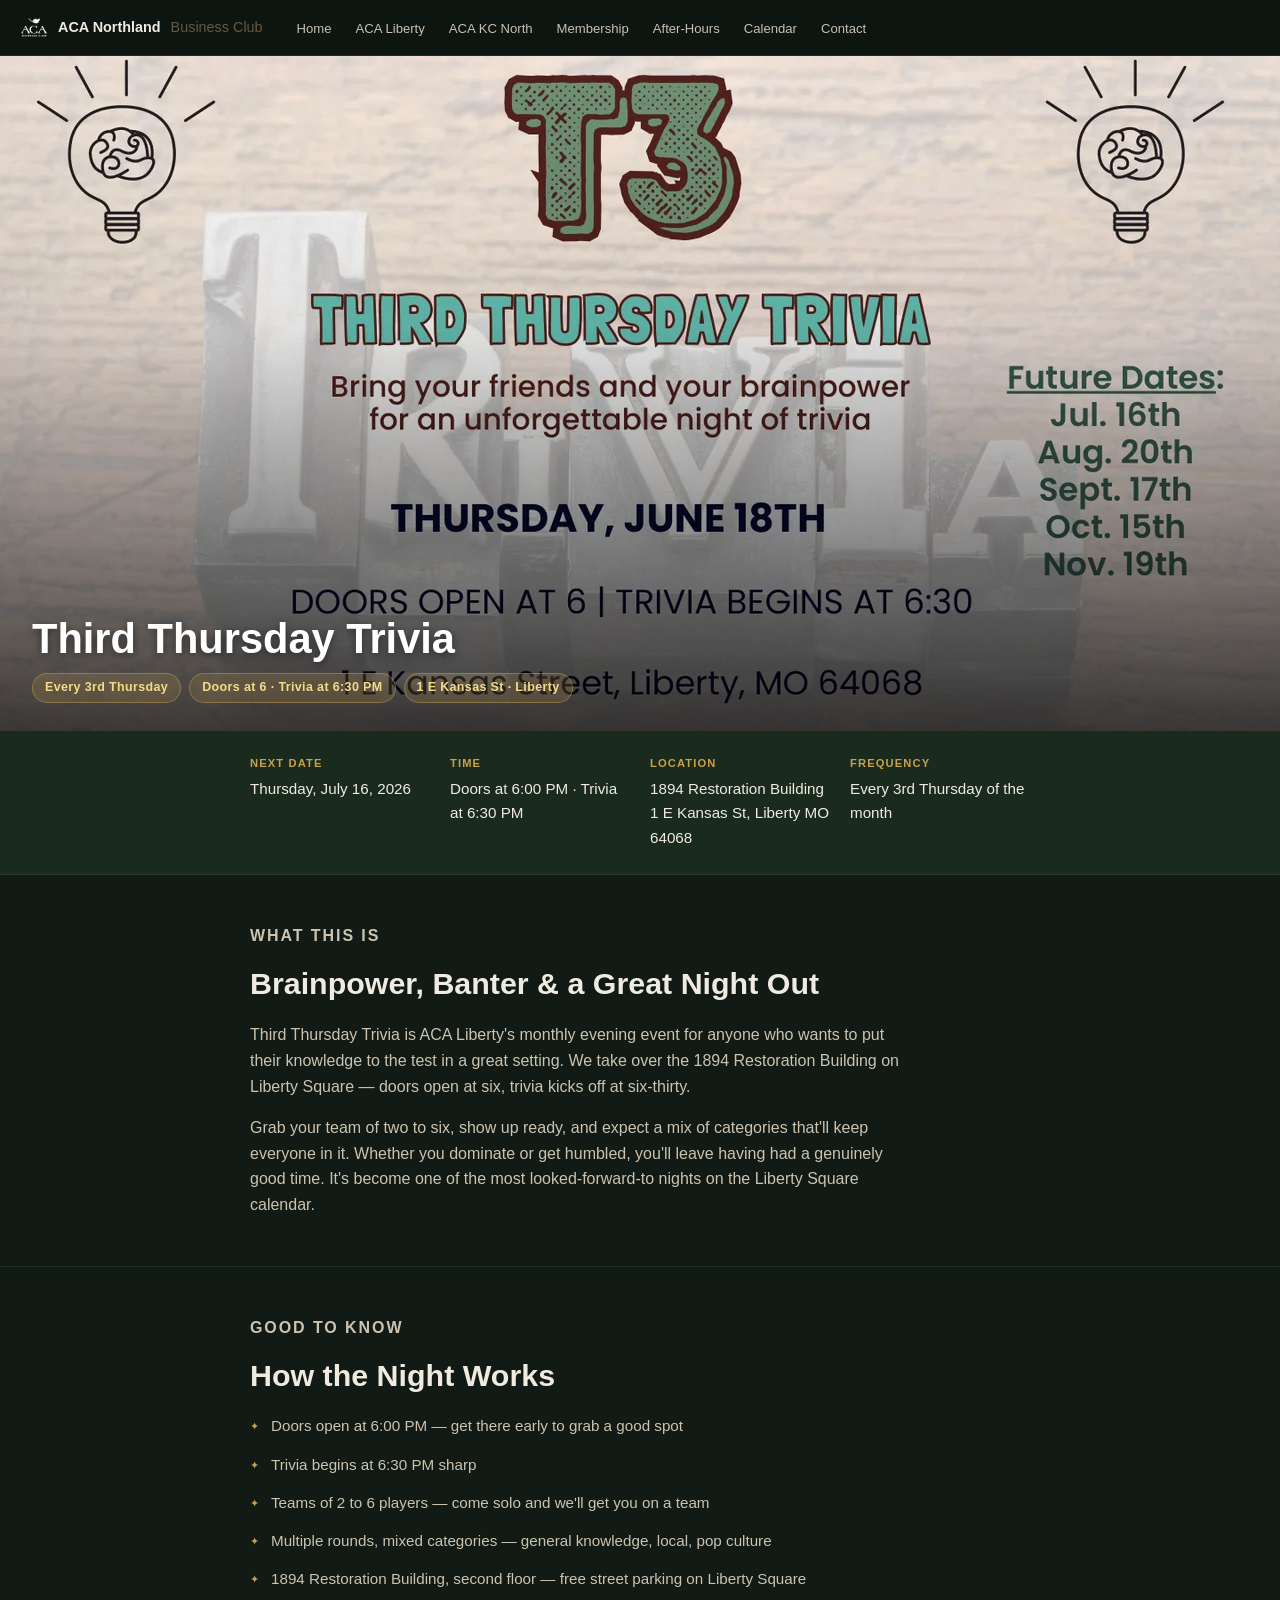
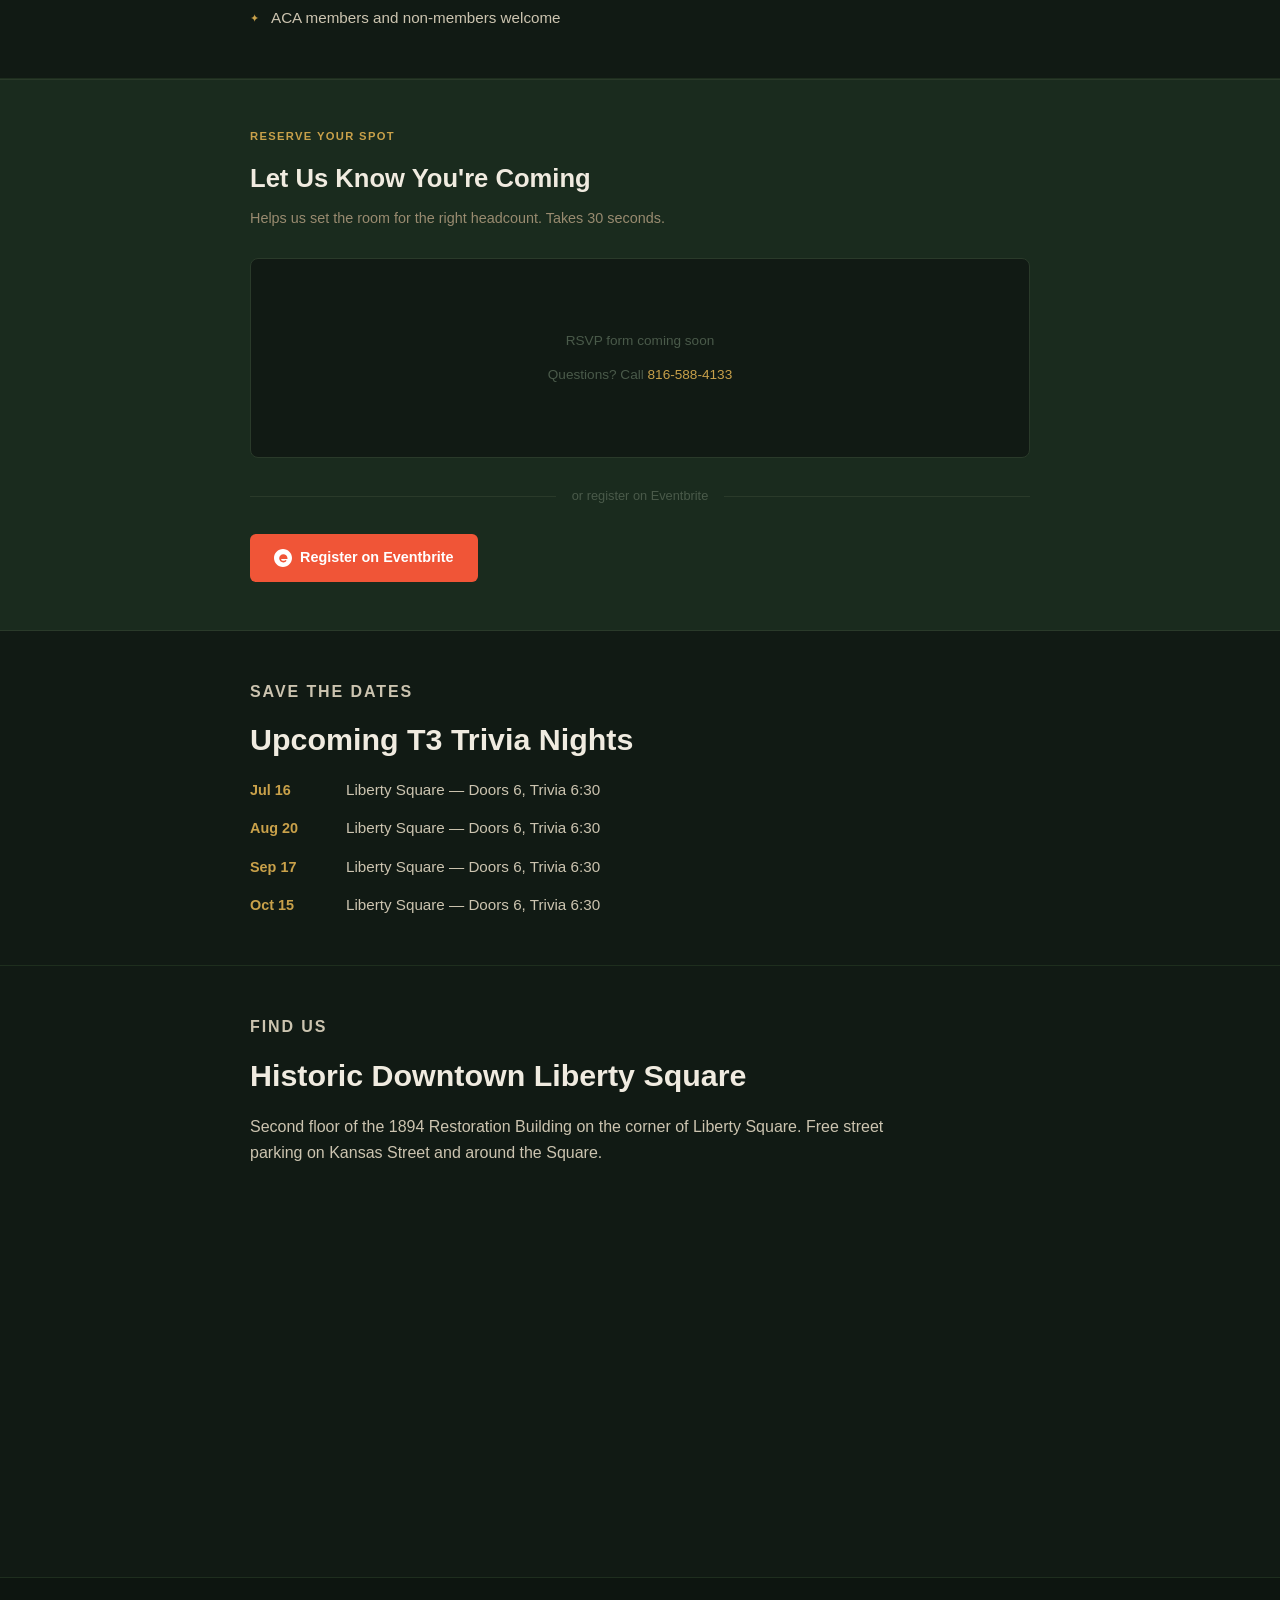
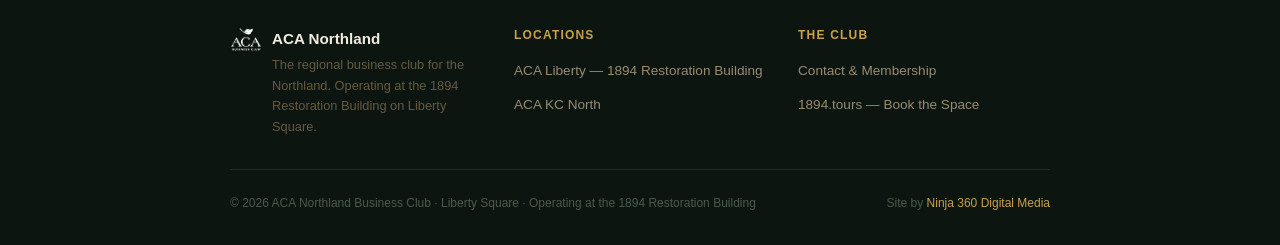
<file: events/t3-trivia/index.html>
<!DOCTYPE html>
<html lang="en">
<head>
  <meta charset="utf-8">
  <meta name="viewport" content="width=device-width, initial-scale=1">

  <title>Third Thursday Trivia — ACA Liberty | ACA Northland</title>
  <meta name="description" content="Third Thursday Trivia at ACA Liberty — doors open at 6, trivia at 6:30 PM. 1 E Kansas St, Liberty MO. Bring your friends and your brainpower. Every third Thursday.">
  <link rel="canonical" href="https://acanorthland.com/events/t3-trivia/">

  <meta property="og:type"         content="website">
  <meta property="og:site_name"    content="ACA Northland Business Club">
  <meta property="og:title"        content="Third Thursday Trivia — ACA Liberty | ACA Northland">
  <meta property="og:description"  content="Doors open at 6, trivia at 6:30 PM. 1 E Kansas St, Liberty MO. Bring your friends and your brainpower. Every third Thursday.">
  <meta property="og:image"        content="https://acanorthland.com/assets/rotators/aca-rotator-t3-trivia.webp">
  <meta property="og:image:width"  content="1280">
  <meta property="og:image:height" content="720">
  <meta property="og:url"          content="https://acanorthland.com/events/t3-trivia/">

  <meta name="twitter:card"        content="summary_large_image">
  <meta name="twitter:title"       content="Third Thursday Trivia — ACA Liberty | ACA Northland">
  <meta name="twitter:description" content="Doors open at 6, trivia at 6:30 PM. 1 E Kansas St, Liberty MO. Every third Thursday.">
  <meta name="twitter:image"       content="https://acanorthland.com/assets/rotators/aca-rotator-t3-trivia.webp">

  <script type="application/ld+json">
  {
    "@context": "https://schema.org",
    "@type": "Event",
    "name": "Third Thursday Trivia — ACA Liberty",
    "description": "Monthly trivia night at ACA Liberty on Liberty Square. Doors open at 6 PM, trivia begins at 6:30 PM. Bring your friends and your brainpower for an unforgettable night. Every third Thursday of the month.",
    "startDate": "2026-07-16T18:00:00-05:00",
    "endDate":   "2026-07-16T20:30:00-05:00",
    "eventSchedule": {
      "@type": "Schedule",
      "scheduleTimezone": "America/Chicago",
      "repeatFrequency": "P1M",
      "byDay": "https://schema.org/Thursday"
    },
    "eventStatus": "https://schema.org/EventScheduled",
    "eventAttendanceMode": "https://schema.org/OfflineEventAttendanceMode",
    "location": {
      "@type": "Place",
      "name": "1894 Restoration Building — ACA Liberty",
      "address": {
        "@type": "PostalAddress",
        "streetAddress": "1 E Kansas St",
        "addressLocality": "Liberty",
        "addressRegion": "MO",
        "postalCode": "64068",
        "addressCountry": "US"
      }
    },
    "organizer": {
      "@type": "Organization",
      "name": "ACA Northland Business Club",
      "url": "https://acanorthland.com"
    },
    "image": "https://acanorthland.com/assets/rotators/aca-rotator-t3-trivia.webp",
    "url": "https://acanorthland.com/events/t3-trivia/"
  }
  </script>

  <style>
    *, *::before, *::after { box-sizing: border-box; margin: 0; padding: 0; }
    html { scroll-behavior: smooth; }
    body { font-family: -apple-system, BlinkMacSystemFont, "Segoe UI", Helvetica, Arial, sans-serif; background: #111a14; color: #f0ebe0; line-height: 1.6; }
    a { color: #c9a14a; text-decoration: none; }
    a:hover { text-decoration: underline; }
    img { display: block; max-width: 100%; }
    .site-nav { background: #0d1510; border-bottom: 1px solid #1e2e1e; padding: 0 20px; display: flex; align-items: center; gap: 24px; flex-wrap: wrap; min-height: 56px; }
    .site-nav .nav-brand { display: flex; align-items: center; gap: 10px; font-weight: 700; font-size: .9rem; color: #f0ebe0; text-decoration: none; white-space: nowrap; }
    .site-nav .nav-brand img { width: 28px; height: auto; }
    .nav-links { display: flex; gap: 4px; flex-wrap: wrap; list-style: none; }
    .nav-links a { color: #c8c0b0; font-size: .82rem; padding: 6px 10px; border-radius: 4px; transition: background .15s; }
    .nav-links a:hover { background: #1e2e1e; color: #f0ebe0; text-decoration: none; }
    .event-hero { position: relative; width: 100%; aspect-ratio: 16/9; max-height: 75vh; overflow: hidden; background: #1d2a23; }
    .event-hero img { width: 100%; height: 100%; object-fit: cover; object-position: center; }
    .hero-scrim { position: absolute; inset: 0; background: linear-gradient(to top, rgba(0,0,0,.75) 0%, rgba(0,0,0,.1) 60%, transparent 100%); }
    .hero-text { position: absolute; bottom: 0; left: 0; right: 0; padding: 28px 32px; }
    .hero-text h1 { font-size: clamp(1.4rem, 4vw, 2.6rem); font-weight: 800; color: #fff; line-height: 1.15; text-shadow: 0 2px 8px rgba(0,0,0,.5); margin-bottom: 10px; }
    .hero-chips { display: flex; flex-wrap: wrap; gap: 8px; }
    .chip { background: rgba(201,161,74,.18); border: 1px solid rgba(201,161,74,.45); color: #f5d98a; font-size: .78rem; font-weight: 600; padding: 4px 12px; border-radius: 20px; letter-spacing: .03em; }
    @media (max-width: 640px) { .event-hero { max-height: none; } .hero-text { padding: 18px 16px; } }
    .content-wrap { max-width: 820px; margin: 0 auto; padding: 0 20px; }
    .event-details { background: #1a2b1e; border-bottom: 1px solid #2a3a2a; padding: 24px 0; }
    .details-grid { display: grid; grid-template-columns: repeat(auto-fit, minmax(160px, 1fr)); gap: 20px; }
    .detail-item { display: flex; flex-direction: column; gap: 4px; }
    .detail-label { font-size: .7rem; text-transform: uppercase; letter-spacing: .1em; color: #c9a14a; font-weight: 700; }
    .detail-value { font-size: .95rem; color: #f0ebe0; font-weight: 500; }
    .event-section { padding: 48px 0; border-bottom: 1px solid #1e2e1e; }
    .event-section:last-of-type { border-bottom: none; }
    .section-label { font-size: .7rem; text-transform: uppercase; letter-spacing: .12em; color: #c9a14a; font-weight: 700; margin-bottom: 12px; }
    .event-section h2 { font-size: clamp(1.3rem, 3vw, 1.9rem); font-weight: 700; color: #f0ebe0; margin-bottom: 20px; line-height: 1.25; }
    .event-section p { color: #ccc4b0; font-size: 1rem; margin-bottom: 16px; max-width: 660px; }
    .event-section p:last-child { margin-bottom: 0; }
    .know-list { list-style: none; display: flex; flex-direction: column; gap: 14px; margin-top: 4px; }
    .know-list li { display: flex; gap: 12px; align-items: flex-start; color: #ccc4b0; font-size: .95rem; }
    .know-list li::before { content: '✦'; color: #c9a14a; font-size: .7rem; margin-top: 4px; flex-shrink: 0; }
    .rsvp-section { background: #1a2b1e; padding: 48px 0; border-top: 1px solid #2a3a2a; border-bottom: 1px solid #2a3a2a; }
    .rsvp-section h2 { color: #f0ebe0; font-size: 1.6rem; font-weight: 700; margin-bottom: 8px; }
    .rsvp-sub { color: #998b70; font-size: .9rem; margin-bottom: 28px; }
    .ghl-form-embed { background: #111a14; border: 1px solid #2a3a2a; border-radius: 8px; padding: 40px 32px; min-height: 200px; display: flex; align-items: center; justify-content: center; color: #4a5a4a; font-size: .9rem; text-align: center; flex-direction: column; gap: 12px; }
    .ghl-form-embed p { color: #4a5a4a; font-size: .85rem; max-width: 400px; }
    .rsvp-divider { display: flex; align-items: center; gap: 16px; margin: 28px 0; color: #4a5a4a; font-size: .8rem; }
    .rsvp-divider::before, .rsvp-divider::after { content: ''; flex: 1; height: 1px; background: #2a3a2a; }
    .btn { display: inline-flex; align-items: center; gap: 8px; padding: 12px 24px; border-radius: 6px; font-size: .9rem; font-weight: 600; cursor: pointer; transition: opacity .15s; text-decoration: none; }
    .btn:hover { opacity: .85; text-decoration: none; }
    .btn-eventbrite { background: #f05537; color: #fff; }
    .dates-list { list-style: none; display: flex; flex-direction: column; gap: 14px; margin-top: 4px; }
    .dates-list li { display: flex; gap: 16px; align-items: baseline; }
    .date-key { color: #c9a14a; min-width: 80px; font-size: .9rem; font-weight: 700; }
    .date-val { color: #ccc4b0; font-size: .95rem; }
    .map-embed { width: 100%; height: 320px; border-radius: 8px; border: none; filter: grayscale(30%); margin-top: 20px; }
    .site-footer { background: #0d1510; border-top: 1px solid #1e2e1e; padding: 48px 20px 32px; }
    .footer-inner { max-width: 820px; margin: 0 auto; display: grid; grid-template-columns: 1fr 1fr 1fr; gap: 32px; }
    .footer-brand { display: flex; align-items: flex-start; gap: 10px; }
    .footer-brand img { width: 32px; margin-top: 2px; }
    .footer-brand-text strong { color: #f0ebe0; font-size: .95rem; }
    .footer-brand-text p { color: #665a40; font-size: .8rem; margin-top: 4px; }
    .footer-col h4 { color: #c9a14a; font-size: .75rem; text-transform: uppercase; letter-spacing: .1em; margin-bottom: 12px; }
    .footer-col ul { list-style: none; display: flex; flex-direction: column; gap: 8px; }
    .footer-col ul a { color: #998b70; font-size: .85rem; }
    .footer-col ul a:hover { color: #c9a14a; }
    .footer-copy { max-width: 820px; margin: 32px auto 0; padding-top: 24px; border-top: 1px solid #1e2e1e; font-size: .75rem; color: #4a5a4a; display: flex; justify-content: space-between; flex-wrap: wrap; gap: 8px; }
    @media (max-width: 640px) { .footer-inner { grid-template-columns: 1fr; } .details-grid { grid-template-columns: 1fr 1fr; } }
  </style>
</head>
<body>

  <nav class="site-nav">
    <a href="https://acanorthland.com/" class="nav-brand">
      <img src="/assets/logos/aca-white.png" alt="ACA Business Club">
      <span>ACA Northland</span>
      <span style="color:#665a40;font-weight:400"> Business Club</span>
    </a>
    <ul class="nav-links">
      <li><a href="https://acanorthland.com/">Home</a></li>
      <li><a href="https://acanorthland.com/liberty/">ACA Liberty</a></li>
      <li><a href="https://acanorthland.com/vivion/">ACA KC North</a></li>
      <li><a href="https://acanorthland.com/membership.html">Membership</a></li>
      <li><a href="https://acanorthland.com/events/after-hours.html">After-Hours</a></li>
      <li><a href="https://acanorthland.com/calendar.html">Calendar</a></li>
      <li><a href="https://acanorthland.com/contact.html">Contact</a></li>
    </ul>
  </nav>

  <section class="event-hero">
    <img src="/assets/rotators/aca-rotator-t3-trivia.webp"
         alt="Third Thursday Trivia at ACA Liberty — doors open at 6, trivia at 6:30 PM, 1 E Kansas St Liberty MO"
         loading="eager" fetchpriority="high">
    <div class="hero-scrim"></div>
    <div class="hero-text">
      <h1>Third Thursday Trivia</h1>
      <div class="hero-chips">
        <span class="chip">Every 3rd Thursday</span>
        <span class="chip">Doors at 6 · Trivia at 6:30 PM</span>
        <span class="chip">1 E Kansas St · Liberty</span>
      </div>
    </div>
  </section>

  <div class="event-details">
    <div class="content-wrap">
      <div class="details-grid">
        <div class="detail-item">
          <span class="detail-label">Next Date</span>
          <span class="detail-value">Thursday, July 16, 2026</span>
        </div>
        <div class="detail-item">
          <span class="detail-label">Time</span>
          <span class="detail-value">Doors at 6:00 PM · Trivia at 6:30 PM</span>
        </div>
        <div class="detail-item">
          <span class="detail-label">Location</span>
          <span class="detail-value">1894 Restoration Building<br>1 E Kansas St, Liberty MO 64068</span>
        </div>
        <div class="detail-item">
          <span class="detail-label">Frequency</span>
          <span class="detail-value">Every 3rd Thursday of the month</span>
        </div>
      </div>
    </div>
  </div>

  <section class="event-section">
    <div class="content-wrap">
      <p class="section-label">What This Is</p>
      <h2>Brainpower, Banter &amp; a Great Night Out</h2>
      <p>Third Thursday Trivia is ACA Liberty's monthly evening event for anyone who wants to put their knowledge to the test in a great setting. We take over the 1894 Restoration Building on Liberty Square — doors open at six, trivia kicks off at six-thirty.</p>
      <p>Grab your team of two to six, show up ready, and expect a mix of categories that'll keep everyone in it. Whether you dominate or get humbled, you'll leave having had a genuinely good time. It's become one of the most looked-forward-to nights on the Liberty Square calendar.</p>
    </div>
  </section>

  <section class="event-section">
    <div class="content-wrap">
      <p class="section-label">Good to Know</p>
      <h2>How the Night Works</h2>
      <ul class="know-list">
        <li>Doors open at 6:00 PM — get there early to grab a good spot</li>
        <li>Trivia begins at 6:30 PM sharp</li>
        <li>Teams of 2 to 6 players — come solo and we'll get you on a team</li>
        <li>Multiple rounds, mixed categories — general knowledge, local, pop culture</li>
        <li>1894 Restoration Building, second floor — free street parking on Liberty Square</li>
        <li>ACA members and non-members welcome</li>
      </ul>
    </div>
  </section>

  <section class="rsvp-section">
    <div class="content-wrap">
      <p class="section-label">Reserve Your Spot</p>
      <h2>Let Us Know You're Coming</h2>
      <p class="rsvp-sub">Helps us set the room for the right headcount. Takes 30 seconds.</p>
      <!-- FILL IN: Replace with GHL form embed snippet -->
      <div class="ghl-form-embed">
        <p>RSVP form coming soon</p>
        <p>Questions? Call <a href="tel:+18165884133" style="color:#c9a14a">816-588-4133</a></p>
      </div>
      <div class="rsvp-divider">or register on Eventbrite</div>
      <!-- FILL IN: Update Eventbrite href or remove this block -->
      <a href="https://www.eventbrite.com/o/aca-northland-business-club/"
         class="btn btn-eventbrite" target="_blank" rel="noopener">
        <svg width="18" height="18" viewBox="0 0 24 24" fill="currentColor" aria-hidden="true"><path d="M12 0C5.373 0 0 5.373 0 12s5.373 12 12 12 12-5.373 12-12S18.627 0 12 0zm5.89 13.338H9.337a3.22 3.22 0 0 0 3.13 2.464c1.04 0 1.963-.498 2.545-1.268l1.87 1.073A5.578 5.578 0 0 1 12.467 18C9.405 18 6.92 15.515 6.92 12.453s2.485-5.547 5.547-5.547c2.878 0 5.24 2.2 5.51 5.01l.013.422z"/></svg>
        Register on Eventbrite
      </a>
    </div>
  </section>

  <section class="event-section">
    <div class="content-wrap">
      <p class="section-label">Save the Dates</p>
      <h2>Upcoming T3 Trivia Nights</h2>
      <ul class="dates-list">
        <li><span class="date-key">Jul 16</span><span class="date-val">Liberty Square — Doors 6, Trivia 6:30</span></li>
        <li><span class="date-key">Aug 20</span><span class="date-val">Liberty Square — Doors 6, Trivia 6:30</span></li>
        <li><span class="date-key">Sep 17</span><span class="date-val">Liberty Square — Doors 6, Trivia 6:30</span></li>
        <li><span class="date-key">Oct 15</span><span class="date-val">Liberty Square — Doors 6, Trivia 6:30</span></li>
      </ul>
    </div>
  </section>

  <section class="event-section">
    <div class="content-wrap">
      <p class="section-label">Find Us</p>
      <h2>Historic Downtown Liberty Square</h2>
      <p>Second floor of the 1894 Restoration Building on the corner of Liberty Square. Free street parking on Kansas Street and around the Square.</p>
      <iframe class="map-embed"
        src="https://www.google.com/maps?q=1+E+Kansas+St,+Liberty,+MO+64068&t=&z=16&ie=UTF8&iwloc=&output=embed"
        allowfullscreen loading="lazy" title="1 E Kansas St, Liberty MO"
        referrerpolicy="no-referrer-when-downgrade"></iframe>
    </div>
  </section>

  <footer class="site-footer">
    <div class="footer-inner">
      <div class="footer-brand">
        <img src="/assets/logos/aca-white.png" alt="ACA Business Club">
        <div class="footer-brand-text">
          <strong>ACA Northland</strong>
          <p>The regional business club for the Northland. Operating at the 1894 Restoration Building on Liberty Square.</p>
        </div>
      </div>
      <div class="footer-col">
        <h4>Locations</h4>
        <ul>
          <li><a href="https://acanorthland.com/liberty/">ACA Liberty — 1894 Restoration Building</a></li>
          <li><a href="https://acanorthland.com/vivion/">ACA KC North</a></li>
        </ul>
      </div>
      <div class="footer-col">
        <h4>The Club</h4>
        <ul>
          <li><a href="https://acanorthland.com/contact.html">Contact &amp; Membership</a></li>
          <li><a href="https://1894.tours">1894.tours — Book the Space</a></li>
        </ul>
      </div>
    </div>
    <div class="footer-copy">
      <span>© 2026 ACA Northland Business Club · Liberty Square · Operating at the 1894 Restoration Building</span>
      <span>Site by <a href="https://ninja-360.com">Ninja 360 Digital Media</a></span>
    </div>
  </footer>

</body>
</html>
</file>
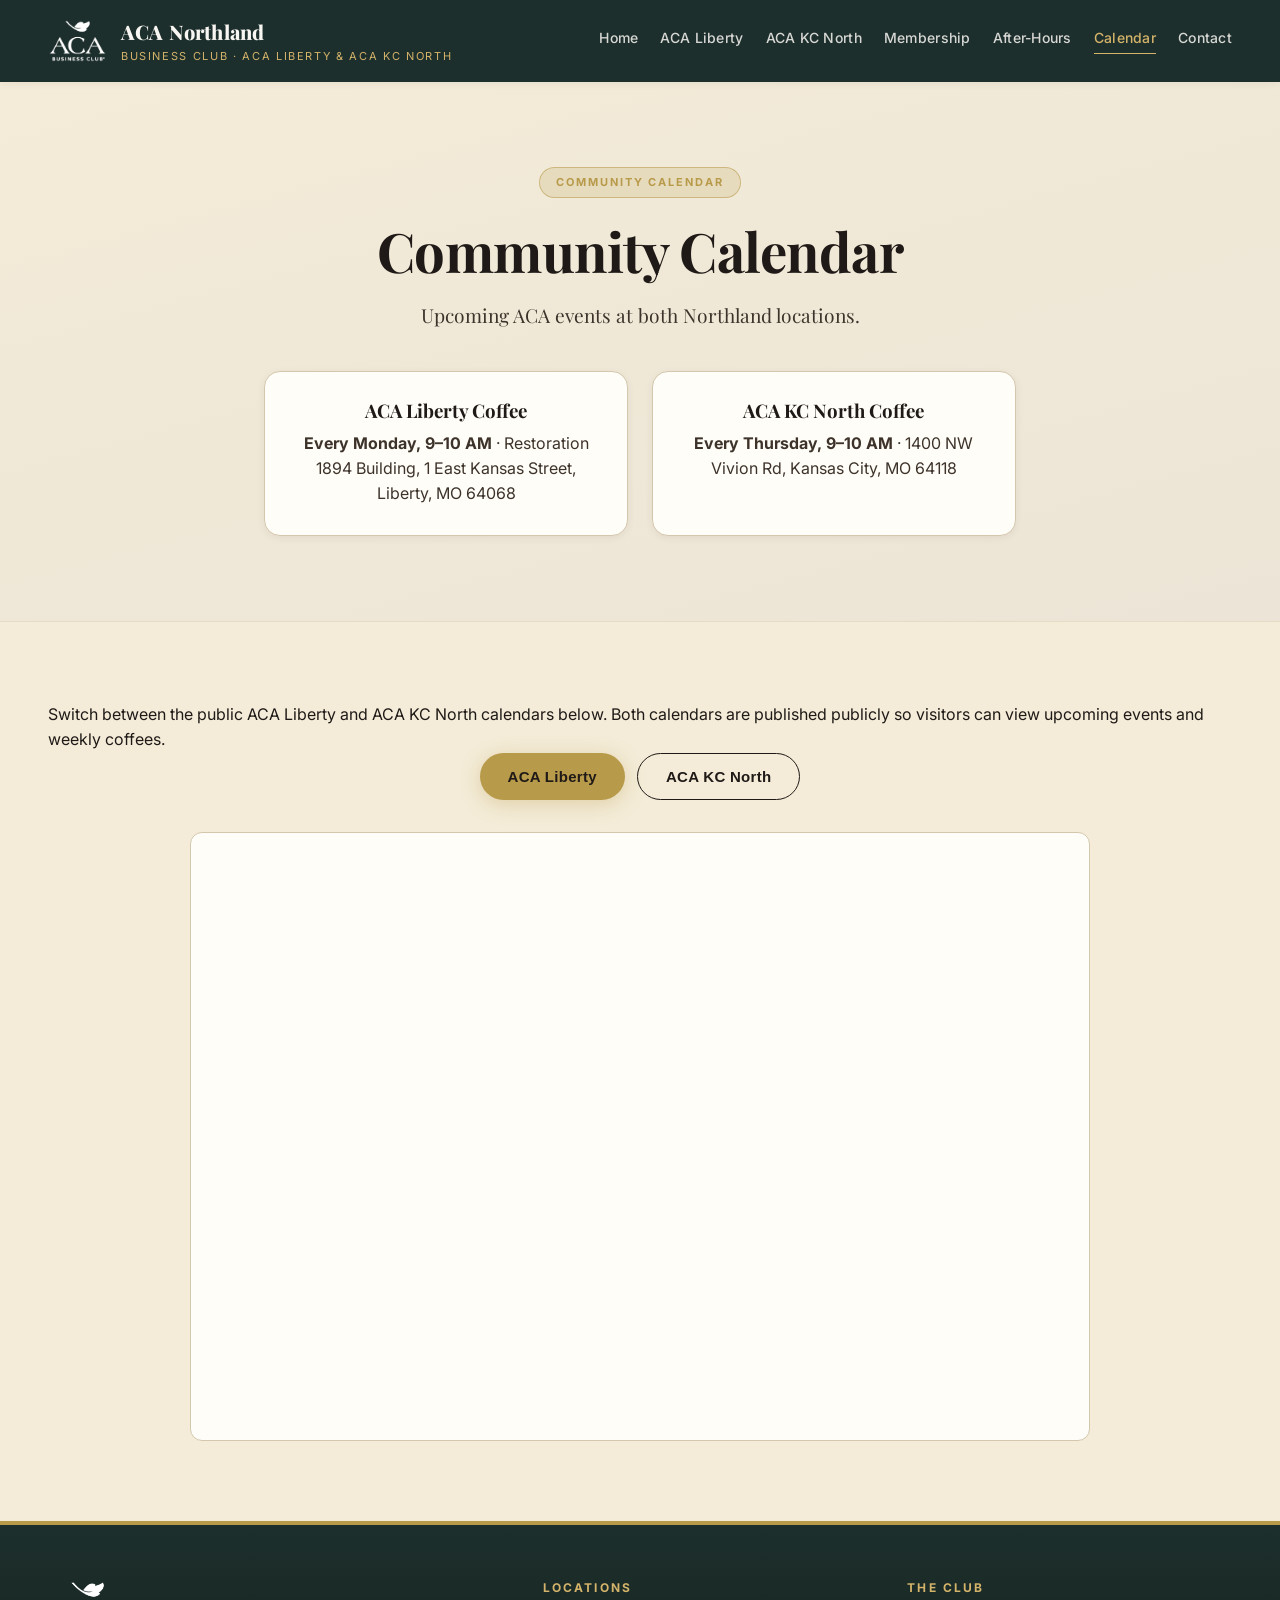
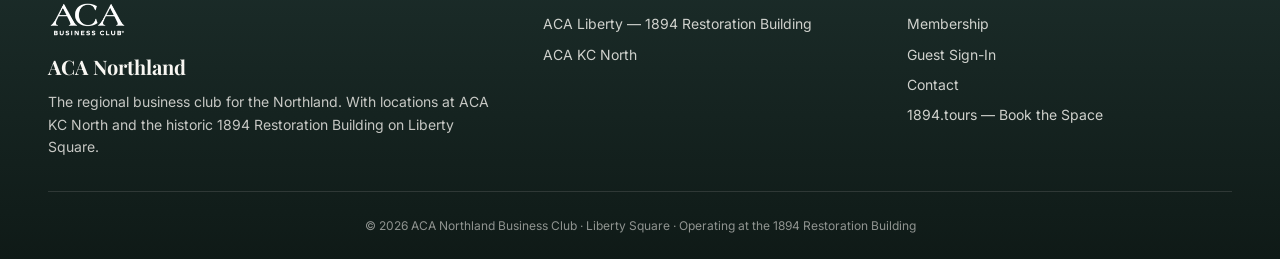
<file: calendar.html>
<!doctype html>
<html lang="en">
  <head>
    <meta charset="utf-8">
    <meta name="viewport" content="width=device-width, initial-scale=1">
    <title>Community Calendar &mdash; ACA Northland</title>
    <meta name="description" content="Community calendar for ACA Northland — upcoming events and weekly coffees at both ACA Liberty and ACA KC North.">
    <link rel="preconnect" href="https://fonts.googleapis.com">
    <link rel="preconnect" href="https://fonts.gstatic.com" crossorigin>
    <link href="https://fonts.googleapis.com/css2?family=Inter:wght@400;500;600;700;800;900&family=Playfair+Display:wght@600;700;800&display=swap" rel="stylesheet">
    <link rel="stylesheet" href="styles.css">
    <style>
      .calendar-toggle-row { justify-content: center; margin-bottom: 2rem; }
      .calendar-embed-wrap { max-width: 900px; margin: 0 auto; }
      .calendar-embed { width: 100%; border: 1px solid var(--border); border-radius: 12px; background: #fffdf7; overflow: hidden; }
      .calendar-coffee-grid { display: grid; gap: 1.5rem; grid-template-columns: repeat(auto-fit, minmax(280px, 1fr)); margin-top: 2.5rem; }
      .calendar-coffee-card { padding: 1.8rem; border-radius: 16px; background: #fffdf7; border: 1px solid var(--border); box-shadow: var(--shadow-sm); }
      .calendar-coffee-card h3 { margin: 0 0 0.6rem; }
      .calendar-coffee-card p { margin: 0.35rem 0 0; color: var(--ink-soft); line-height: 1.55; }
      .calendar-note { max-width: 900px; margin: 0 auto 2rem; color: var(--muted); text-align: center; }
      @media (max-width: 720px) {
        .calendar-toggle-row { flex-direction: column; gap: 0.85rem; }
      }
    </style>
  </head>
  <body>
    <header class="aca-header">
      <div class="aca-header-inner">
        <a class="aca-brand" href="./"><img class="aca-brand-logo" src="assets/logos/aca-white.png" alt="ACA Business Club"><span>
            <strong>ACA Northland</strong>
            <small>Business Club · ACA Liberty &amp; ACA KC North</small>
          </span>
        </a>
        <nav class="aca-nav">
          <a href="./">Home</a>
          <a href="liberty/">ACA Liberty</a>
          <a href="vivion/">ACA KC North</a>
          <a href="/membership.html">Membership</a>
          <a href="/events/after-hours.html">After-Hours</a>
          <a href="/calendar.html" class="active">Calendar</a>
          <a href="contact.html">Contact</a>
        </nav>
      </div>
    </header>

    <main>
      <section class="aca-hero">
        <div class="aca-hero-inner">
          <span class="aca-eyebrow">Community Calendar</span>
          <h1>Community Calendar</h1>
          <p class="aca-lede">Upcoming ACA events at both Northland locations.</p>
          <div class="calendar-coffee-grid">
            <div class="calendar-coffee-card">
              <h3>ACA Liberty Coffee</h3>
              <p><strong>Every Monday, 9&ndash;10 AM</strong> &middot; Restoration 1894 Building, 1 East Kansas Street, Liberty, MO 64068</p>
            </div>
            <div class="calendar-coffee-card">
              <h3>ACA KC North Coffee</h3>
              <p><strong>Every Thursday, 9&ndash;10 AM</strong> &middot; 1400 NW Vivion Rd, Kansas City, MO 64118</p>
            </div>
          </div>
        </div>
      </section>

      <section class="aca-section">
        <div class="aca-note">Switch between the public ACA Liberty and ACA KC North calendars below. Both calendars are published publicly so visitors can view upcoming events and weekly coffees.</div>
        <div class="aca-cta-row calendar-toggle-row">
          <button type="button" class="aca-btn aca-btn-gold" data-calendar="liberty" aria-pressed="true">ACA Liberty</button>
          <button type="button" class="aca-btn aca-btn-outline" data-calendar="kc-north" aria-pressed="false">ACA KC North</button>
        </div>

        <div class="calendar-embed-wrap" id="liberty-calendar">
          <div class="calendar-embed">
            <iframe
              width="100%"
              height="600"
              frameborder="0"
              scrolling="no"
              src="https://calendar.google.com/calendar/embed?src=c_8cf97f3c93e071221cfbe6e16f446bf80bec5458a0237c256e7eb2483049b32a%40group.calendar.google.com&ctz=America%2FChicago"
              title="ACA Liberty public event calendar">
              Loading…
            </iframe>
          </div>
        </div>
        <div class="calendar-embed-wrap" style="display:none;" id="kc-calendar">
          <div class="calendar-embed">
            <iframe
              width="100%"
              height="600"
              frameborder="0"
              scrolling="no"
              src="https://calendar.google.com/calendar/embed?src=c_6d5f302f5d980269255018079ab16164a521b5245cad0dd2699e9674d70c0a81%40group.calendar.google.com&ctz=America%2FChicago"
              title="ACA KC North public event calendar">
              Loading…
            </iframe>
          </div>
        </div>

      </section>
    </main>

    <footer class="aca-footer">
      <div class="aca-footer-inner">
        <div class="aca-footer-brand"><img class="aca-footer-logo" src="assets/logos/aca-white.png" alt="ACA Business Club"><strong>ACA Northland</strong>
          <p>The regional business club for the Northland. With locations at ACA KC North and the historic 1894 Restoration Building on Liberty Square.</p>
        </div>
        <div>
          <h3>Locations</h3>
          <a href="liberty/">ACA Liberty — 1894 Restoration Building</a>
          <a href="vivion/">ACA KC North</a>
        </div>
        <div>
          <h3>The Club</h3>
          <a href="/membership.html">Membership</a>
          <a href="guest.html">Guest Sign-In</a>
          <a href="contact.html">Contact</a>
          <a href="https://1894.tours" rel="noopener">1894.tours — Book the Space</a>
        </div>
      </div>
      <div class="aca-footer-bottom">
        © 2026 ACA Northland Business Club · Liberty Square · Operating at the 1894 Restoration Building
      </div>
    </footer>

    <script>
      document.addEventListener('DOMContentLoaded', function () {
        function loadEmbeds() {
          document.querySelectorAll('iframe[data-src]').forEach(function (iframe) {
            var src = iframe.dataset.src;
            if (src && !src.includes('PASTE_')) {
              iframe.src = src;
            }
          });
        }

        var buttons = document.querySelectorAll('[data-calendar]');
        buttons.forEach(function (button) {
          button.addEventListener('click', function () {
            buttons.forEach(function (btn) {
              var isActive = btn === button;
              btn.classList.toggle('aca-btn-gold', isActive);
              btn.classList.toggle('aca-btn-outline', !isActive);
              btn.setAttribute('aria-pressed', isActive ? 'true' : 'false');
            });
            document.getElementById('liberty-calendar').style.display = button.dataset.calendar === 'liberty' ? 'block' : 'none';
            document.getElementById('kc-calendar').style.display = button.dataset.calendar === 'kc-north' ? 'block' : 'none';
          });
        });

        loadEmbeds();
      });
    </script>
  </body>
</html>
</file>
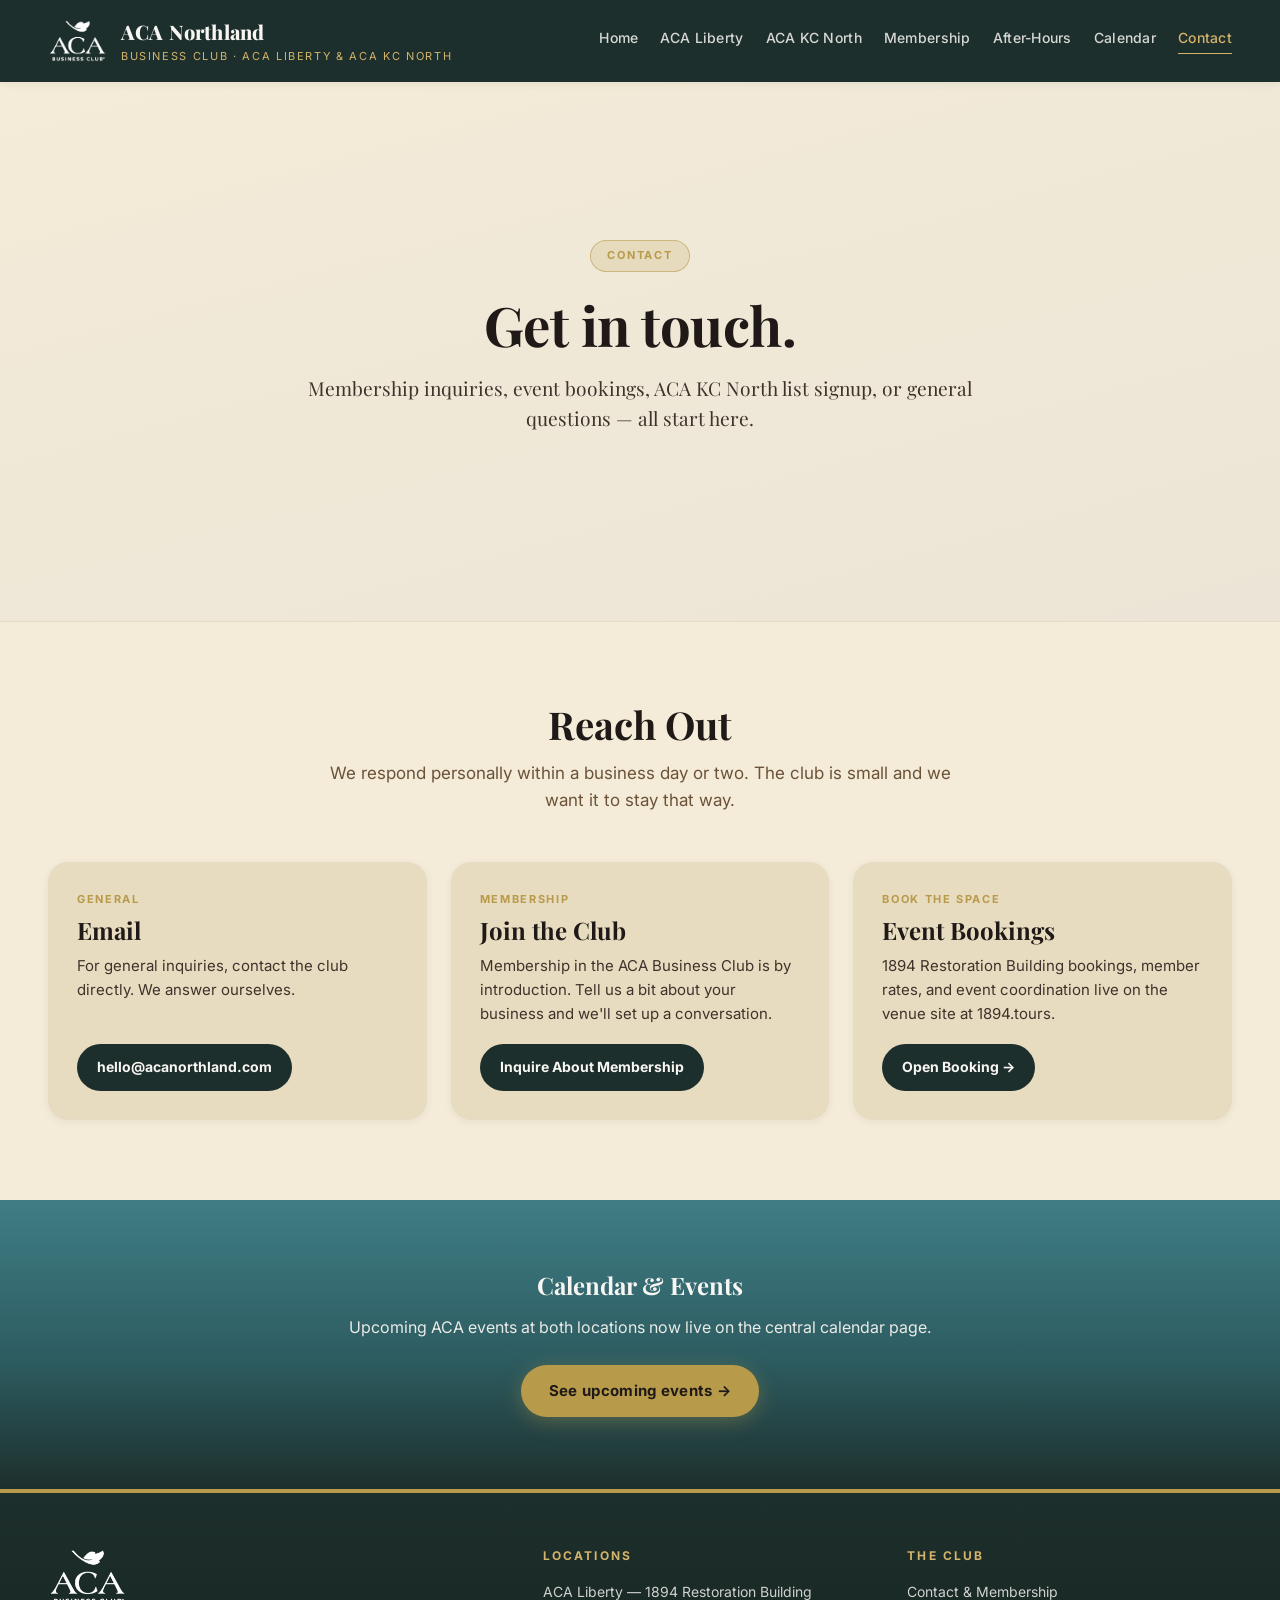
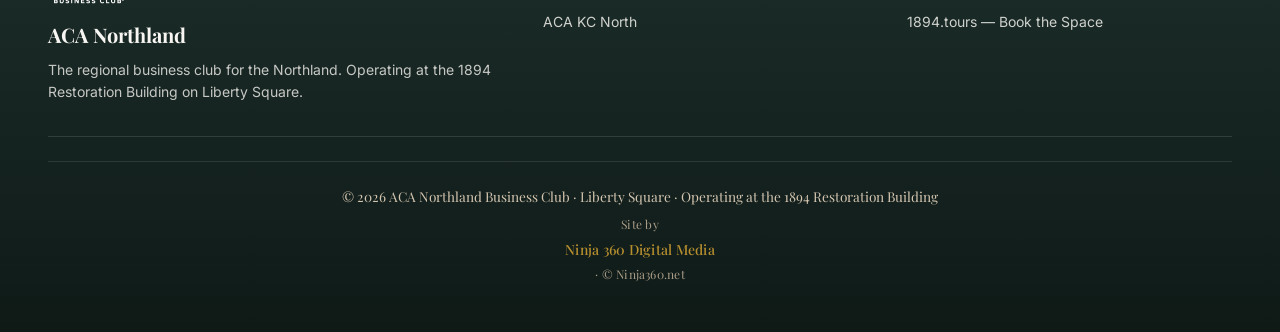
<file: contact.html>
<!doctype html>
<html lang="en">
  <head>
    <meta charset="utf-8">
    <meta name="viewport" content="width=device-width, initial-scale=1">
    <title>Contact &amp; Membership | ACA Northland</title>
    <meta name="description" content="Get in touch with the ACA Northland Business Club. Membership inquiries, bookings, and general contact.">
    <link rel="preconnect" href="https://fonts.googleapis.com">
    <link rel="preconnect" href="https://fonts.gstatic.com" crossorigin>
    <link href="https://fonts.googleapis.com/css2?family=Inter:wght@400;500;600;700;800;900&family=Playfair+Display:wght@600;700;800&display=swap" rel="stylesheet">
    <link rel="stylesheet" href="styles.css">
  </head>
  <body>
    <header class="aca-header">
      <div class="aca-header-inner">
        <a class="aca-brand" href="./"><img class="aca-brand-logo" src="assets/logos/aca-white.png" alt="ACA Business Club"><span>
            <strong>ACA Northland</strong>
            <small>Business Club &middot; ACA Liberty &amp; ACA KC North</small>
          </span>
        </a>
        <nav class="aca-nav">
          <a href="./">Home</a>
          <a href="liberty/">ACA Liberty</a>
          <a href="vivion/">ACA KC North</a>
          <a href="/membership.html">Membership</a>
          <a href="/events/after-hours.html">After-Hours</a>
          <a href="/calendar.html">Calendar</a>
          <a href="contact.html" class="active">Contact</a>
        </nav>
      </div>
    </header>

    <main>
      <section class="aca-hero">
        <div class="aca-hero-inner">
          <span class="aca-eyebrow">Contact</span>
          <h1>Get in touch.</h1>
          <p class="aca-lede">
            Membership inquiries, event bookings, ACA KC North list signup, or general questions
            &mdash; all start here.
          </p>
        </div>
      </section>

      <section class="aca-section">
        <h2>Reach Out</h2>
        <p class="aca-subtitle">
          We respond personally within a business day or two. The club is small and we want it
          to stay that way.
        </p>
        <div class="hub-grid">
          <article class="hub-card">
            <div class="hub-card-body">
              <span class="hub-badge">General</span>
              <h3>Email</h3>
              <p>For general inquiries, contact the club directly. We answer ourselves.</p>
              <a class="hub-card-cta" href="mailto:hello@acanorthland.com">hello@acanorthland.com</a>
            </div>
          </article>
          <article class="hub-card">
            <div class="hub-card-body">
              <span class="hub-badge">Membership</span>
              <h3>Join the Club</h3>
              <p>Membership in the ACA Business Club is by introduction. Tell us a bit about
                  your business and we'll set up a conversation.</p>
              <a class="hub-card-cta" href="mailto:hello@acanorthland.com?subject=ACA%20Membership%20Inquiry">Inquire About Membership</a>
            </div>
          </article>
          <article class="hub-card">
            <div class="hub-card-body">
              <span class="hub-badge">Book the Space</span>
              <h3>Event Bookings</h3>
              <p>1894 Restoration Building bookings, member rates, and event coordination live on
                  the venue site at 1894.tours.</p>
              <a class="hub-card-cta" href="https://1894.tours/Booking.html" rel="noopener">Open Booking &rarr;</a>
            </div>
          </article>
        </div>
      </section>

      <section class="aca-info-strip">
        <h2>Calendar &amp; Events</h2>
        <p>Upcoming ACA events at both locations now live on the central calendar page.</p>
        <p style="margin-top:24px;"><a class="aca-btn aca-btn-gold" href="/calendar.html">See upcoming events &rarr;</a></p>
      </section>
    </main>

    <footer class="aca-footer">
      <div class="aca-footer-inner">
        <div class="aca-footer-brand"><img class="aca-footer-logo" src="assets/logos/aca-white.png" alt="ACA Business Club"><strong>ACA Northland</strong>
          <p>The regional business club for the Northland. Operating at the 1894 Restoration Building on Liberty Square.</p>
        </div>
        <div>
          <h3>Locations</h3>
          <a href="liberty/">ACA Liberty &mdash; 1894 Restoration Building</a>
          <a href="vivion/">ACA KC North</a>
        </div>
        <div>
          <h3>The Club</h3>
          <a href="contact.html">Contact &amp; Membership</a>
          <a href="https://1894.tours" rel="noopener">1894.tours &mdash; Book the Space</a>
        </div>
      </div>
      <div class="aca-footer-bottom">
        <div class="footer-copyright">
          <p class="copyright-line">
            © 2026 ACA Northland Business Club · Liberty Square ·
            Operating at the 1894 Restoration Building
          </p>
          <p class="site-credit">
            Site by
            <a href="https://ninja-360.com" target="_blank" rel="noopener">
              Ninja 360 Digital Media
            </a>
            · © Ninja360.net
          </p>
        </div>
      </div>
    </footer>
  </body>
</html>
</file>
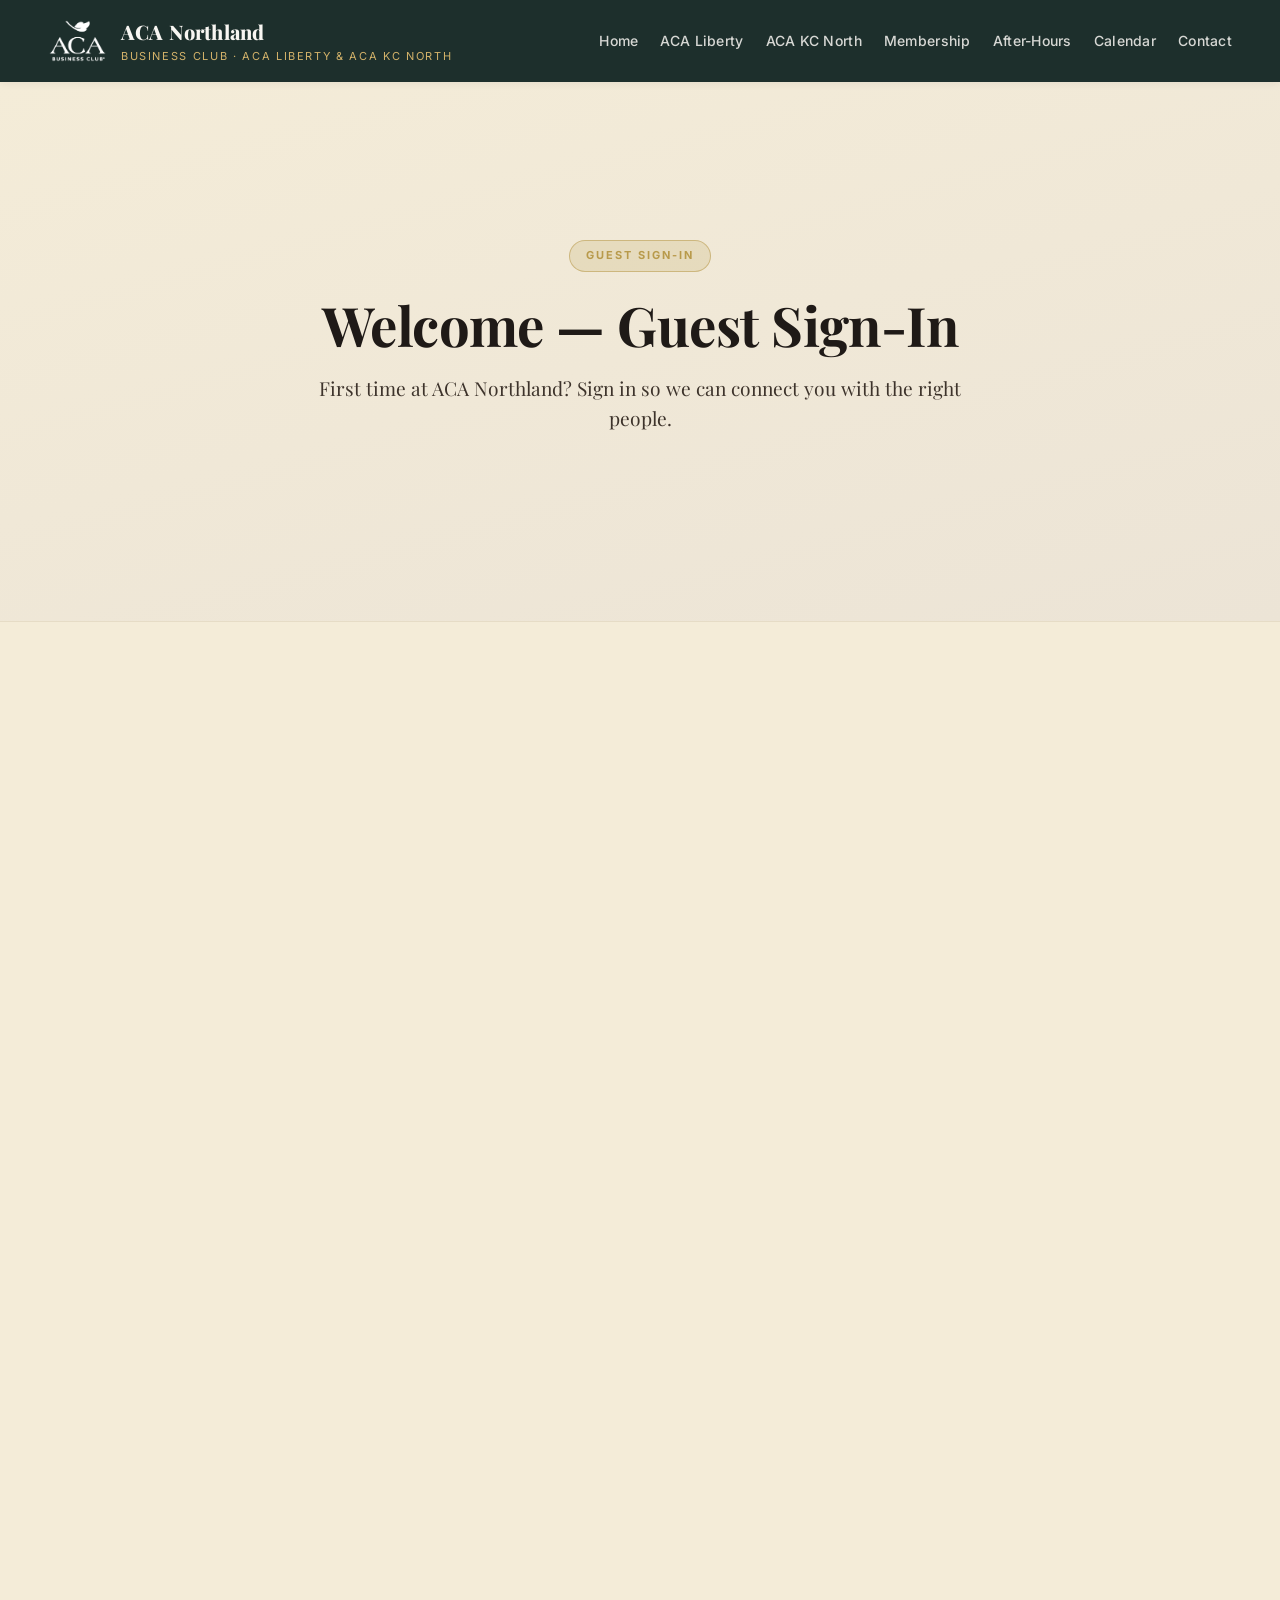
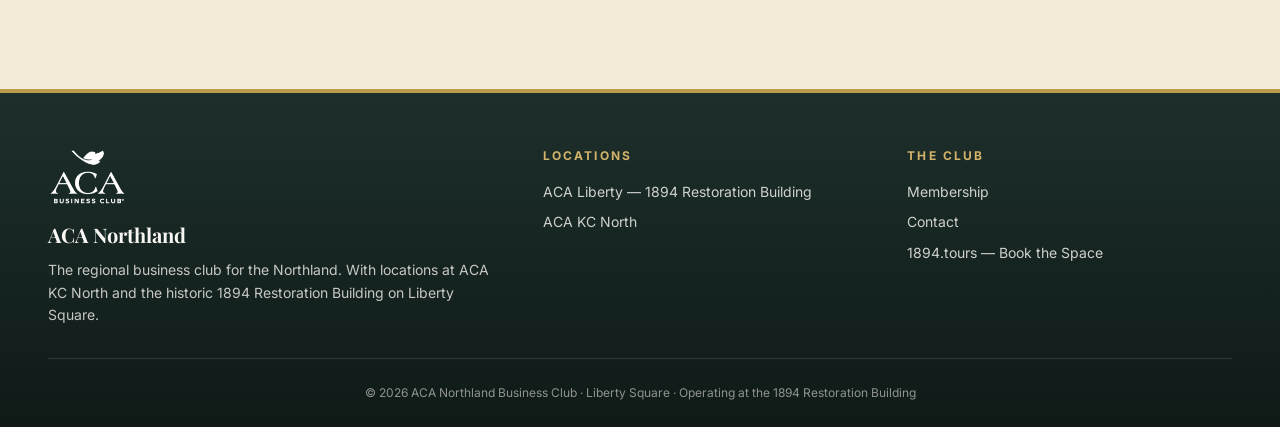
<file: guest.html>
<!doctype html>
<html lang="en">
  <head>
    <meta charset="utf-8">
    <meta name="viewport" content="width=device-width, initial-scale=1">
    <title>Guest Sign-In &mdash; ACA Northland</title>
    <meta name="description" content="Guest sign-in for ACA Northland visitors. First time at ACA Northland? Sign in so we can connect you with the right people.">
    <link rel="preconnect" href="https://fonts.googleapis.com">
    <link rel="preconnect" href="https://fonts.gstatic.com" crossorigin>
    <link href="https://fonts.googleapis.com/css2?family=Inter:wght@400;500;600;700;800;900&family=Playfair+Display:wght@600;700;800&display=swap" rel="stylesheet">
    <link rel="stylesheet" href="styles.css">
  </head>
  <body>
    <header class="aca-header">
      <div class="aca-header-inner">
        <a class="aca-brand" href="./"><img class="aca-brand-logo" src="assets/logos/aca-white.png" alt="ACA Business Club"><span>
            <strong>ACA Northland</strong>
            <small>Business Club · ACA Liberty &amp; ACA KC North</small>
          </span>
        </a>
        <nav class="aca-nav">
          <a href="./">Home</a>
          <a href="liberty/">ACA Liberty</a>
          <a href="vivion/">ACA KC North</a>
          <a href="/membership.html">Membership</a>
          <a href="/events/after-hours.html">After-Hours</a>
          <a href="/calendar.html">Calendar</a>
          <a href="contact.html">Contact</a>
        </nav>
      </div>
    </header>

    <main>
      <section class="aca-hero">
        <div class="aca-hero-inner">
          <span class="aca-eyebrow">Guest Sign-In</span>
          <h1>Welcome — Guest Sign-In</h1>
          <p class="aca-lede">First time at ACA Northland? Sign in so we can connect you with the right people.</p>
        </div>
      </section>

      <section class="aca-section">
        <div style="max-width:900px;margin:0 auto;">
          <iframe
            width="100%"
            height="900"
            frameborder="0"
            marginheight="0"
            marginwidth="0"
            src="https://docs.google.com/forms/d/e/1FAIpQLSfaDewU257Kk2k2QLesrkm0ET99aQ6h_TXerx75Uh9R3HTDgA/viewform?embedded=true"
            title="ACA Northland guest sign-in form">
            Loading…
          </iframe>
        </div>
      </section>
    </main>

    <footer class="aca-footer">
      <div class="aca-footer-inner">
        <div class="aca-footer-brand"><img class="aca-footer-logo" src="assets/logos/aca-white.png" alt="ACA Business Club"><strong>ACA Northland</strong>
          <p>The regional business club for the Northland. With locations at ACA KC North and the historic 1894 Restoration Building on Liberty Square.</p>
        </div>
        <div>
          <h3>Locations</h3>
          <a href="liberty/">ACA Liberty — 1894 Restoration Building</a>
          <a href="vivion/">ACA KC North</a>
        </div>
        <div>
          <h3>The Club</h3>
          <a href="/membership.html">Membership</a>
          <a href="contact.html">Contact</a>
          <a href="https://1894.tours" rel="noopener">1894.tours — Book the Space</a>
        </div>
      </div>
      <div class="aca-footer-bottom">
        © 2026 ACA Northland Business Club · Liberty Square · Operating at the 1894 Restoration Building
      </div>
    </footer>

    <script>
      document.addEventListener('DOMContentLoaded', function () {
        document.querySelectorAll('iframe[data-src]').forEach(function (iframe) {
          var src = iframe.dataset.src;
          if (src && !src.includes('PASTE_')) {
            iframe.src = src;
          }
        });
      });
    </script>
  </body>
</html>
</file>
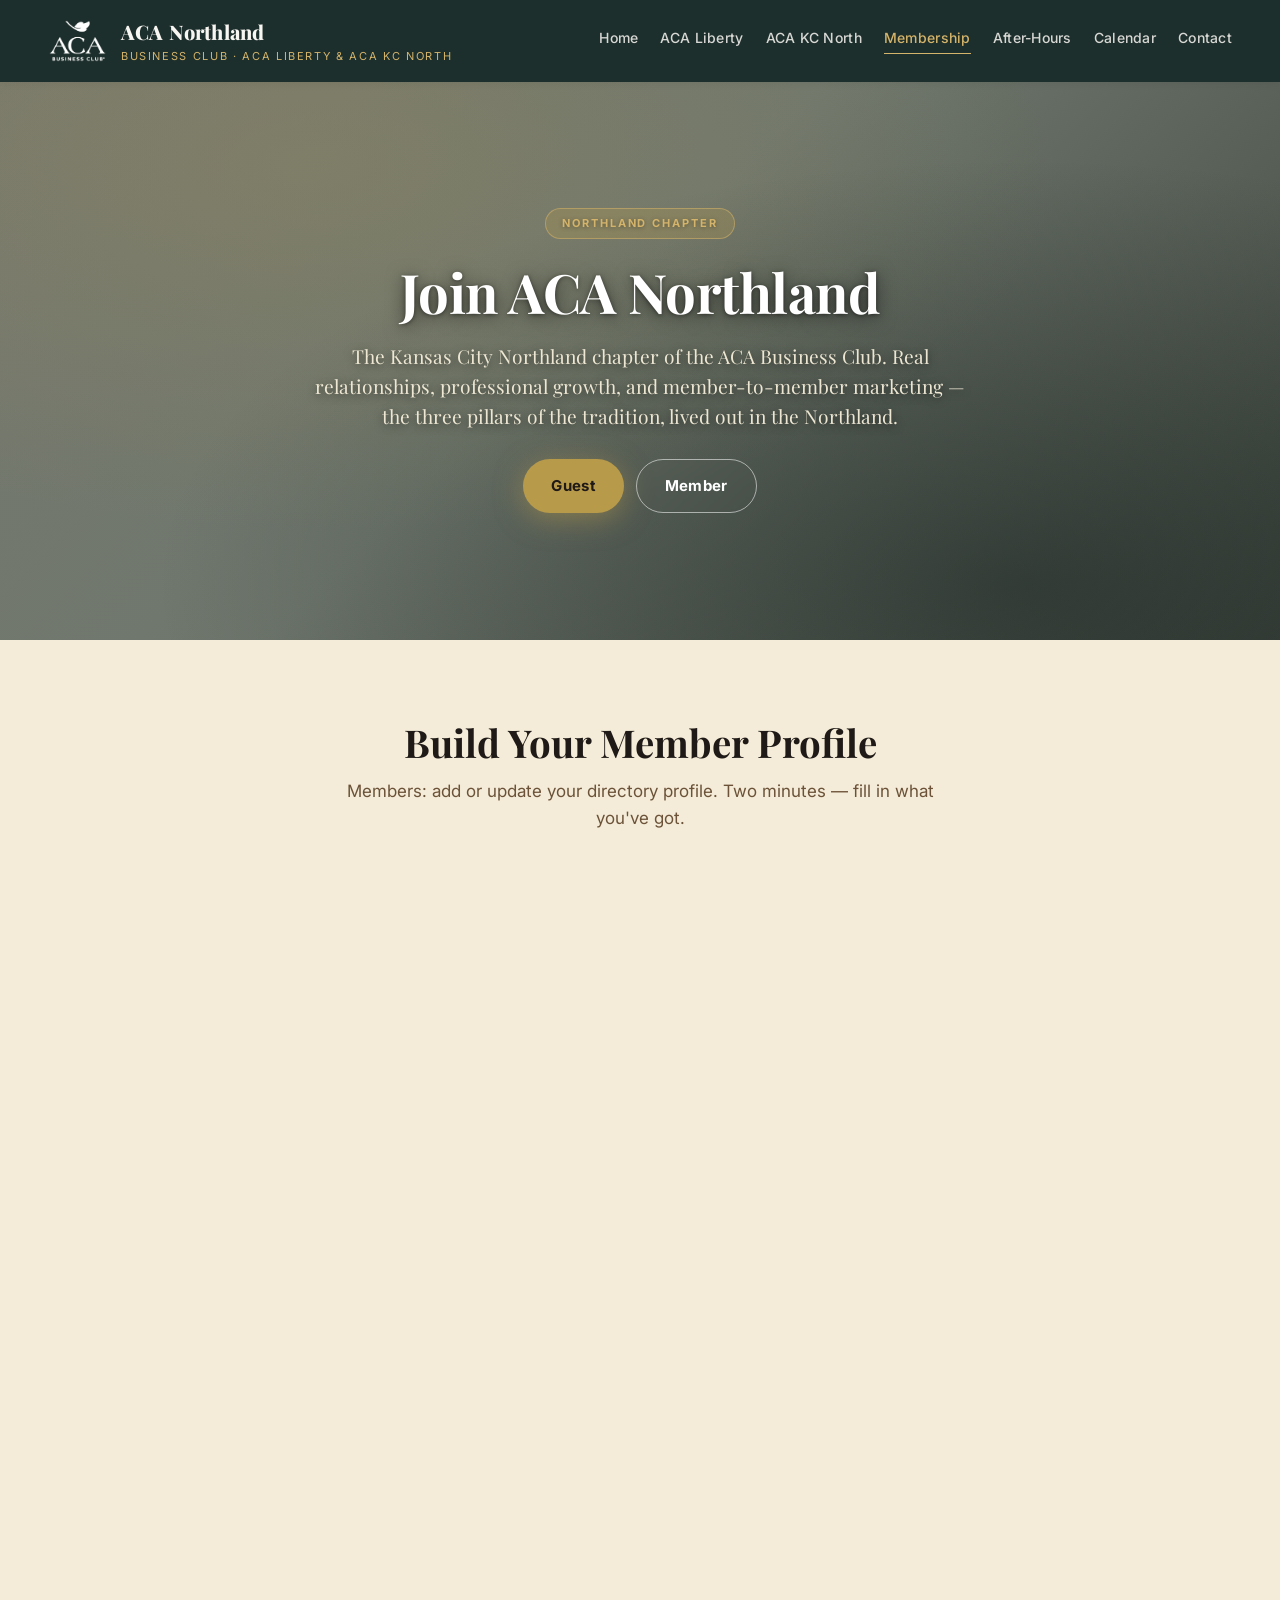
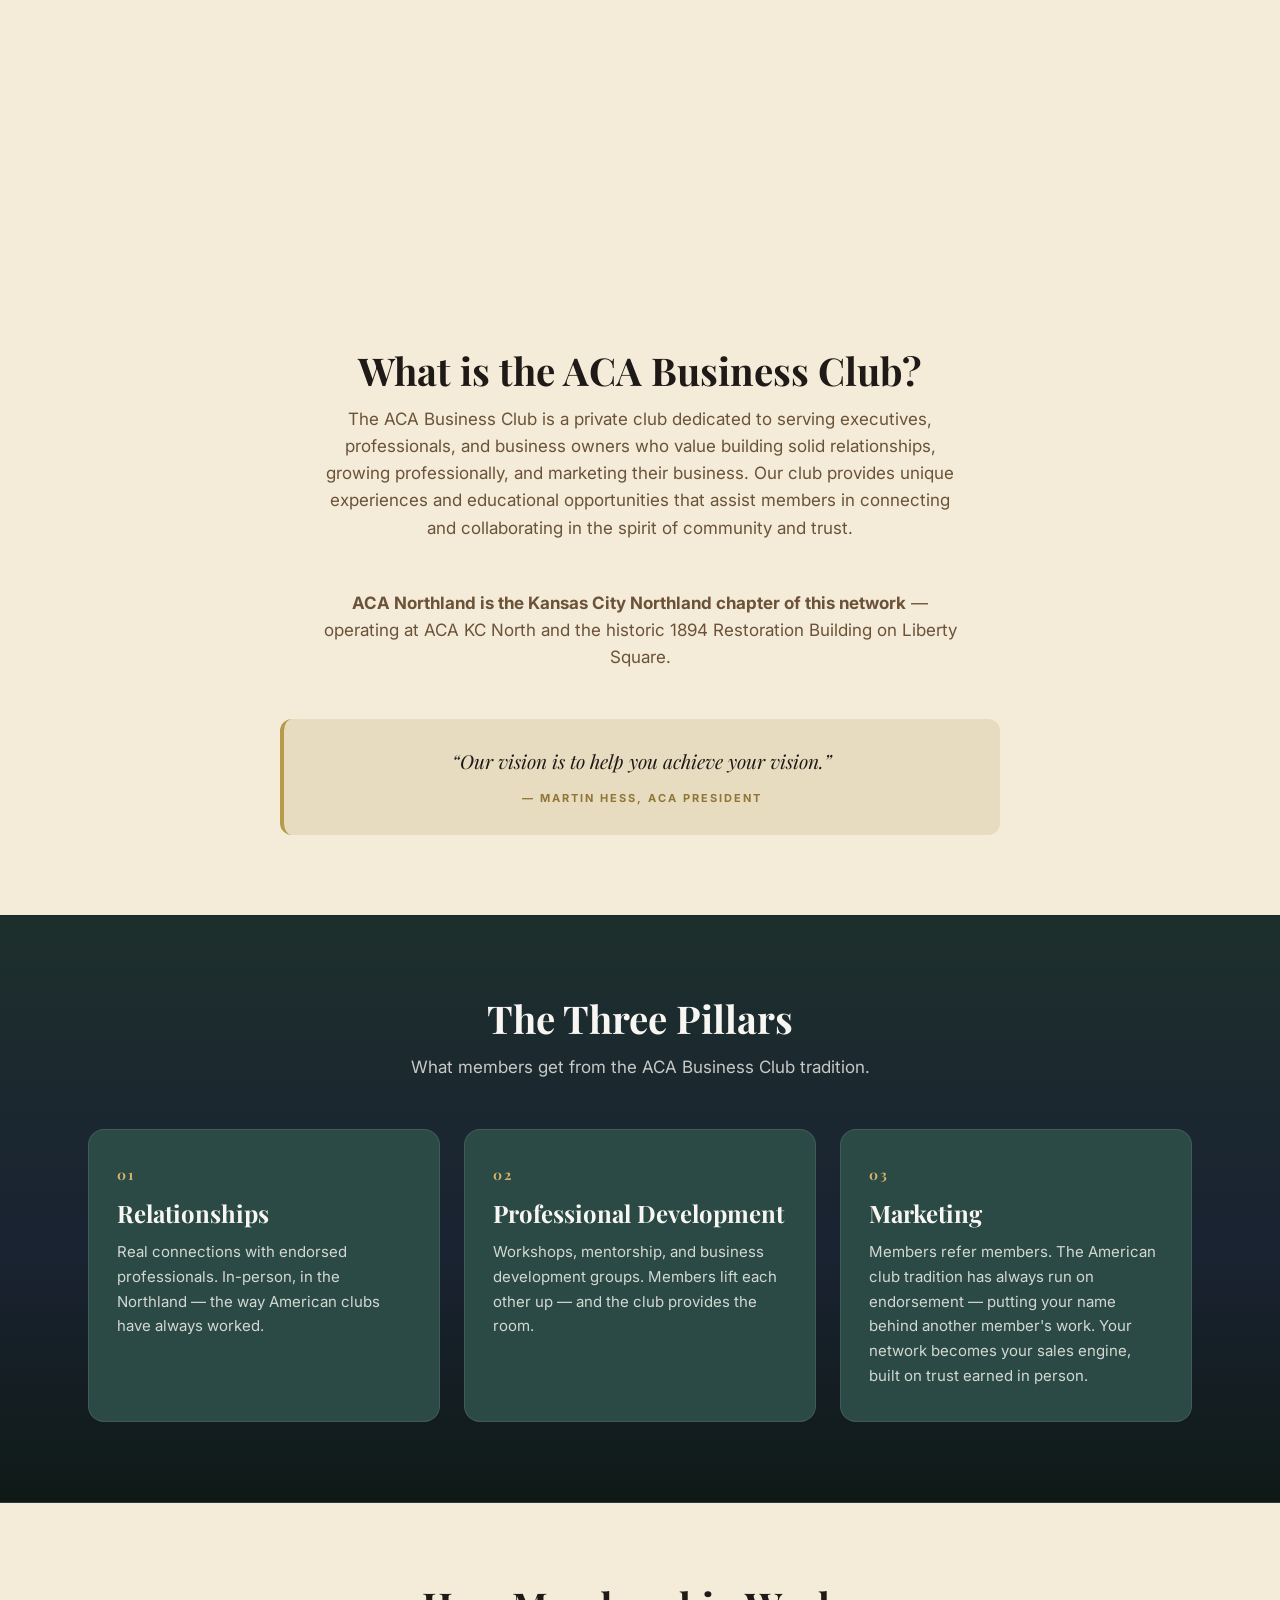
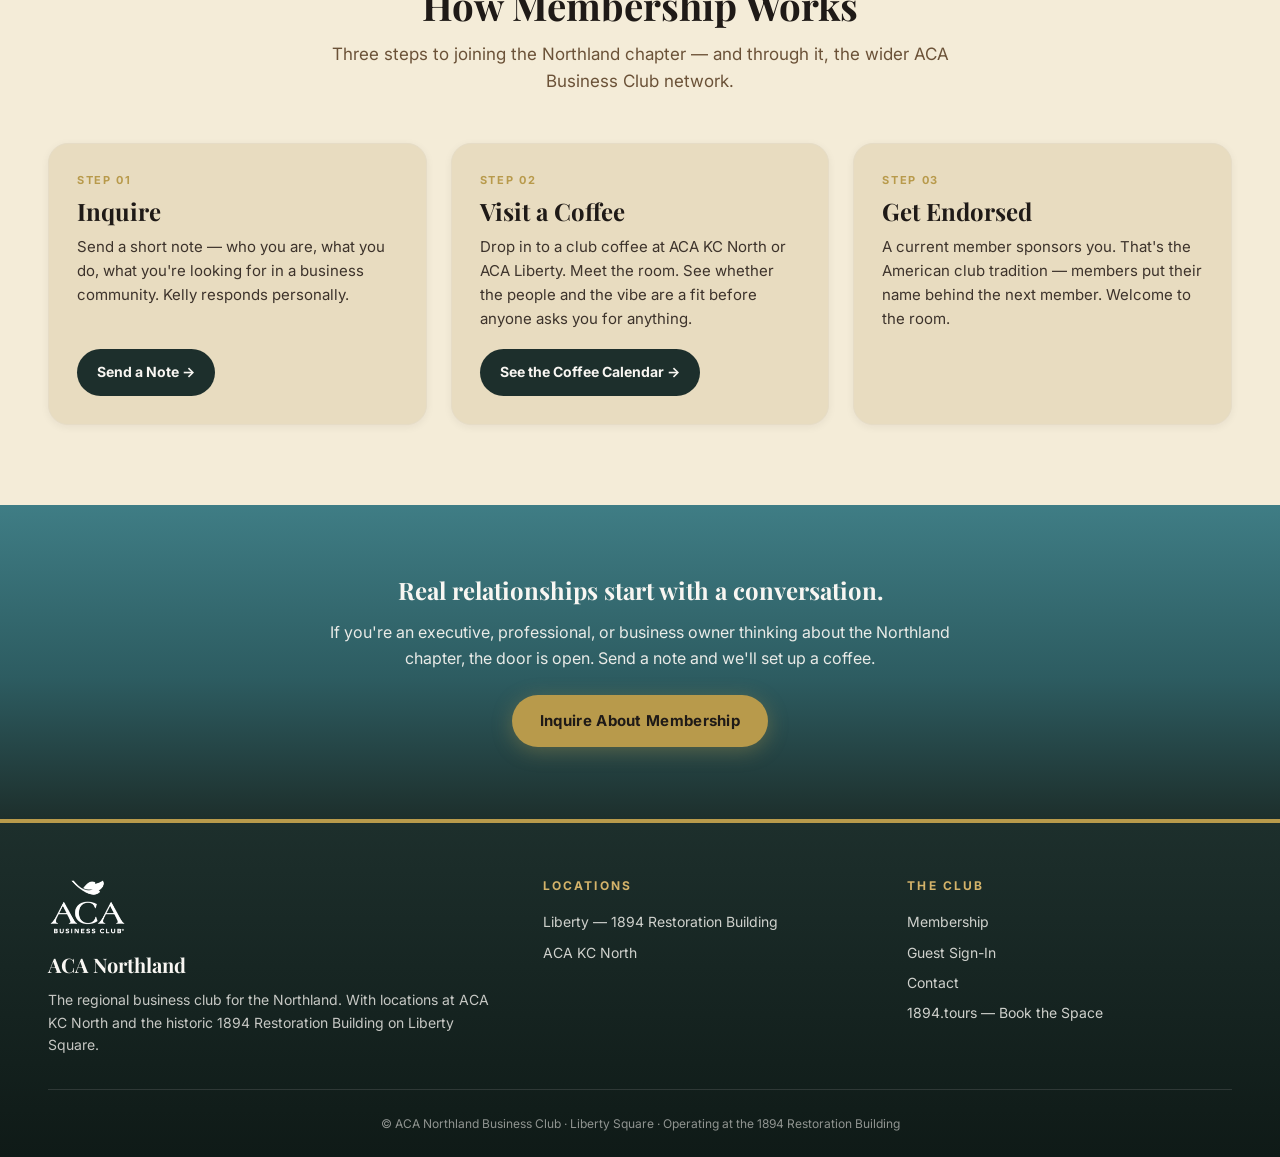
<file: membership.html>
<!doctype html>
<html lang="en">
  <head>
    <meta charset="utf-8">
    <meta name="viewport" content="width=device-width, initial-scale=1">
    <title>Membership &mdash; ACA Northland</title>
    <meta name="description" content="Membership in the ACA Business Club, Northland Chapter — a private club for executives, professionals, and business owners. Real relationships, professional growth, and member-to-member marketing.">
    <link rel="preconnect" href="https://fonts.googleapis.com">
    <link rel="preconnect" href="https://fonts.gstatic.com" crossorigin>
    <link href="https://fonts.googleapis.com/css2?family=Inter:wght@400;500;600;700;800;900&family=Playfair+Display:wght@600;700;800&display=swap" rel="stylesheet">
    <link rel="stylesheet" href="styles.css">
  </head>
  <body>
    <header class="aca-header">
      <div class="aca-header-inner">
        <a class="aca-brand" href="./"><img class="aca-brand-logo" src="assets/logos/aca-white.png" alt="ACA Business Club"><span>
            <strong>ACA Northland</strong>
            <small>Business Club &middot; ACA Liberty &amp; ACA KC North</small>
          </span>
        </a>
        <nav class="aca-nav">
          <a href="./">Home</a>
          <a href="liberty/">ACA Liberty</a>
          <a href="vivion/">ACA KC North</a>
          <a href="/membership.html" class="active">Membership</a>
          <a href="/events/after-hours.html">After-Hours</a>
          <a href="calendar.html">Calendar</a>
          <a href="contact.html">Contact</a>
        </nav>
      </div>
    </header>

    <main>
      <section class="aca-hero has-bg-image" style="background: linear-gradient(135deg, rgba(15,26,23,0.55) 0%, rgba(29,47,44,0.62) 45%, rgba(15,26,23,0.78) 100%), url('https://acanetwork.org/images/ACA/Membership.png?version=9952BE07') center 30% / cover no-repeat; min-height: 62vh;">
        <div class="aca-hero-inner">
          <span class="aca-eyebrow">Northland Chapter</span>
          <h1>Join ACA Northland</h1>
          <p class="aca-lede">
            The Kansas City Northland chapter of the ACA Business Club. Real relationships,
            professional growth, and member-to-member marketing &mdash; the three pillars of
            the tradition, lived out in the Northland.
          </p>
          <div class="aca-cta-row">
            <a class="aca-btn aca-btn-gold" href="guest.html">Guest</a>
            <a class="aca-btn aca-btn-outline" href="#member-profile">Member</a>
          </div>
        </div>
      </section>

      <section id="member-profile" class="aca-section">
        <h2>Build Your Member Profile</h2>
        <p class="aca-subtitle">Members: add or update your directory profile. Two minutes — fill in what you've got.</p>
        <div style="max-width:900px;margin:0 auto;">
          <iframe
            width="100%"
            height="900"
            frameborder="0"
            marginheight="0"
            marginwidth="0"
            src="https://docs.google.com/forms/d/e/1FAIpQLSf_j9-OLIxmGiJrg75kqDXeoaxjLcYLg5TB--LKlzHcTsajvw/viewform?embedded=true"
            title="ACA Northland member profile form">
            Loading…
          </iframe>
        </div>
      </section>

      <section class="aca-section">
        <h2>What is the ACA Business Club?</h2>
        <p class="aca-subtitle">
          The ACA Business Club is a private club dedicated to serving executives,
          professionals, and business owners who value building solid relationships,
          growing professionally, and marketing their business. Our club provides unique
          experiences and educational opportunities that assist members in connecting and
          collaborating in the spirit of community and trust.
        </p>
        <p class="aca-subtitle" style="margin-top: 24px;">
          <strong>ACA Northland is the Kansas City Northland chapter of this network</strong>
          &mdash; operating at ACA KC North and the historic 1894 Restoration Building on
          Liberty Square.
        </p>
        <blockquote style="max-width: 720px; margin: 36px auto 0; padding: 28px 36px; background: var(--paper-deep); border-left: 4px solid var(--gold); border-radius: 12px; font-family: 'Playfair Display', Georgia, serif; font-style: italic; font-size: 1.2rem; color: var(--ink); text-align: center; line-height: 1.5;">
          &ldquo;Our vision is to help you achieve your vision.&rdquo;
          <footer style="margin-top: 14px; font-family: Inter, sans-serif; font-style: normal; font-size: 11px; letter-spacing: 0.18em; text-transform: uppercase; color: var(--gold-deep); font-weight: 700;">&mdash; Martin Hess, ACA President</footer>
        </blockquote>
      </section>

      <section class="aca-section pillars-section">
        <h2>The Three Pillars</h2>
        <p class="aca-subtitle">
          What members get from the ACA Business Club tradition.
        </p>
        <div class="pillars-grid">
          <article class="pillar">
            <span class="pillar-num">01</span>
            <h3>Relationships</h3>
            <p>Real connections with endorsed professionals. In-person, in the Northland &mdash;
            the way American clubs have always worked.</p>
          </article>
          <article class="pillar">
            <span class="pillar-num">02</span>
            <h3>Professional Development</h3>
            <p>Workshops, mentorship, and business development groups. Members lift each
            other up &mdash; and the club provides the room.</p>
          </article>
          <article class="pillar">
            <span class="pillar-num">03</span>
            <h3>Marketing</h3>
            <p>Members refer members. The American club tradition has always run on endorsement
            &mdash; putting your name behind another member's work. Your network becomes
            your sales engine, built on trust earned in person.</p>
          </article>
        </div>
      </section>

      <section class="aca-section">
        <h2>How Membership Works</h2>
        <p class="aca-subtitle">
          Three steps to joining the Northland chapter &mdash; and through it, the wider
          ACA Business Club network.
        </p>
        <div class="hub-grid">
          <article class="hub-card">
            <div class="hub-card-body">
              <span class="hub-badge">Step 01</span>
              <h3>Inquire</h3>
              <p>Send a short note &mdash; who you are, what you do, what you're looking
                  for in a business community. Kelly responds personally.</p>
              <a class="hub-card-cta" href="mailto:mustangkelly1@gmail.com?subject=ACA%20Northland%20Membership%20Inquiry">Send a Note &rarr;</a>
            </div>
          </article>
          <article class="hub-card">
            <div class="hub-card-body">
              <span class="hub-badge">Step 02</span>
              <h3>Visit a Coffee</h3>
              <p>Drop in to a club coffee at ACA KC North or ACA Liberty. Meet the room.
                  See whether the people and the vibe are a fit before anyone asks you for anything.</p>
              <a class="hub-card-cta" href="calendar.html">See the Coffee Calendar &rarr;</a>
            </div>
          </article>
          <article class="hub-card">
            <div class="hub-card-body">
              <span class="hub-badge">Step 03</span>
              <h3>Get Endorsed</h3>
              <p>A current member sponsors you. That's the American club tradition &mdash;
                  members put their name behind the next member. Welcome to the room.</p>
            </div>
          </article>
        </div>
      </section>

      <section class="aca-info-strip">
        <h2>Real relationships start with a conversation.</h2>
        <p>If you're an executive, professional, or business owner thinking about the
        Northland chapter, the door is open. Send a note and we'll set up a coffee.</p>
        <p style="margin-top:24px;"><a class="aca-btn aca-btn-gold" href="mailto:mustangkelly1@gmail.com?subject=ACA%20Northland%20Membership%20Inquiry">Inquire About Membership</a></p>
      </section>
    </main>

    <footer class="aca-footer">
      <div class="aca-footer-inner">
        <div class="aca-footer-brand"><img class="aca-footer-logo" src="assets/logos/aca-white.png" alt="ACA Business Club"><strong>ACA Northland</strong>
          <p>The regional business club for the Northland. With locations at ACA KC North and the historic 1894 Restoration Building on Liberty Square.</p>
        </div>
        <div>
          <h3>Locations</h3>
          <a href="liberty/">Liberty &mdash; 1894 Restoration Building</a>
          <a href="vivion/">ACA KC North</a>
        </div>
        <div>
          <h3>The Club</h3>
          <a href="/membership.html">Membership</a>
          <a href="guest.html">Guest Sign-In</a>
          <a href="contact.html">Contact</a>
          <a href="https://1894.tours" rel="noopener">1894.tours &mdash; Book the Space</a>
        </div>
      </div>
      <div class="aca-footer-bottom">
        &copy; ACA Northland Business Club &middot; Liberty Square &middot; Operating at the 1894 Restoration Building
      </div>
    </footer>
    <script>
      document.addEventListener('DOMContentLoaded', function () {
        document.querySelectorAll('iframe[data-src]').forEach(function (iframe) {
          var src = iframe.dataset.src;
          if (src && !src.includes('PASTE_')) {
            iframe.src = src;
          }
        });
      });
    </script>
  </body>
</html>
</file>
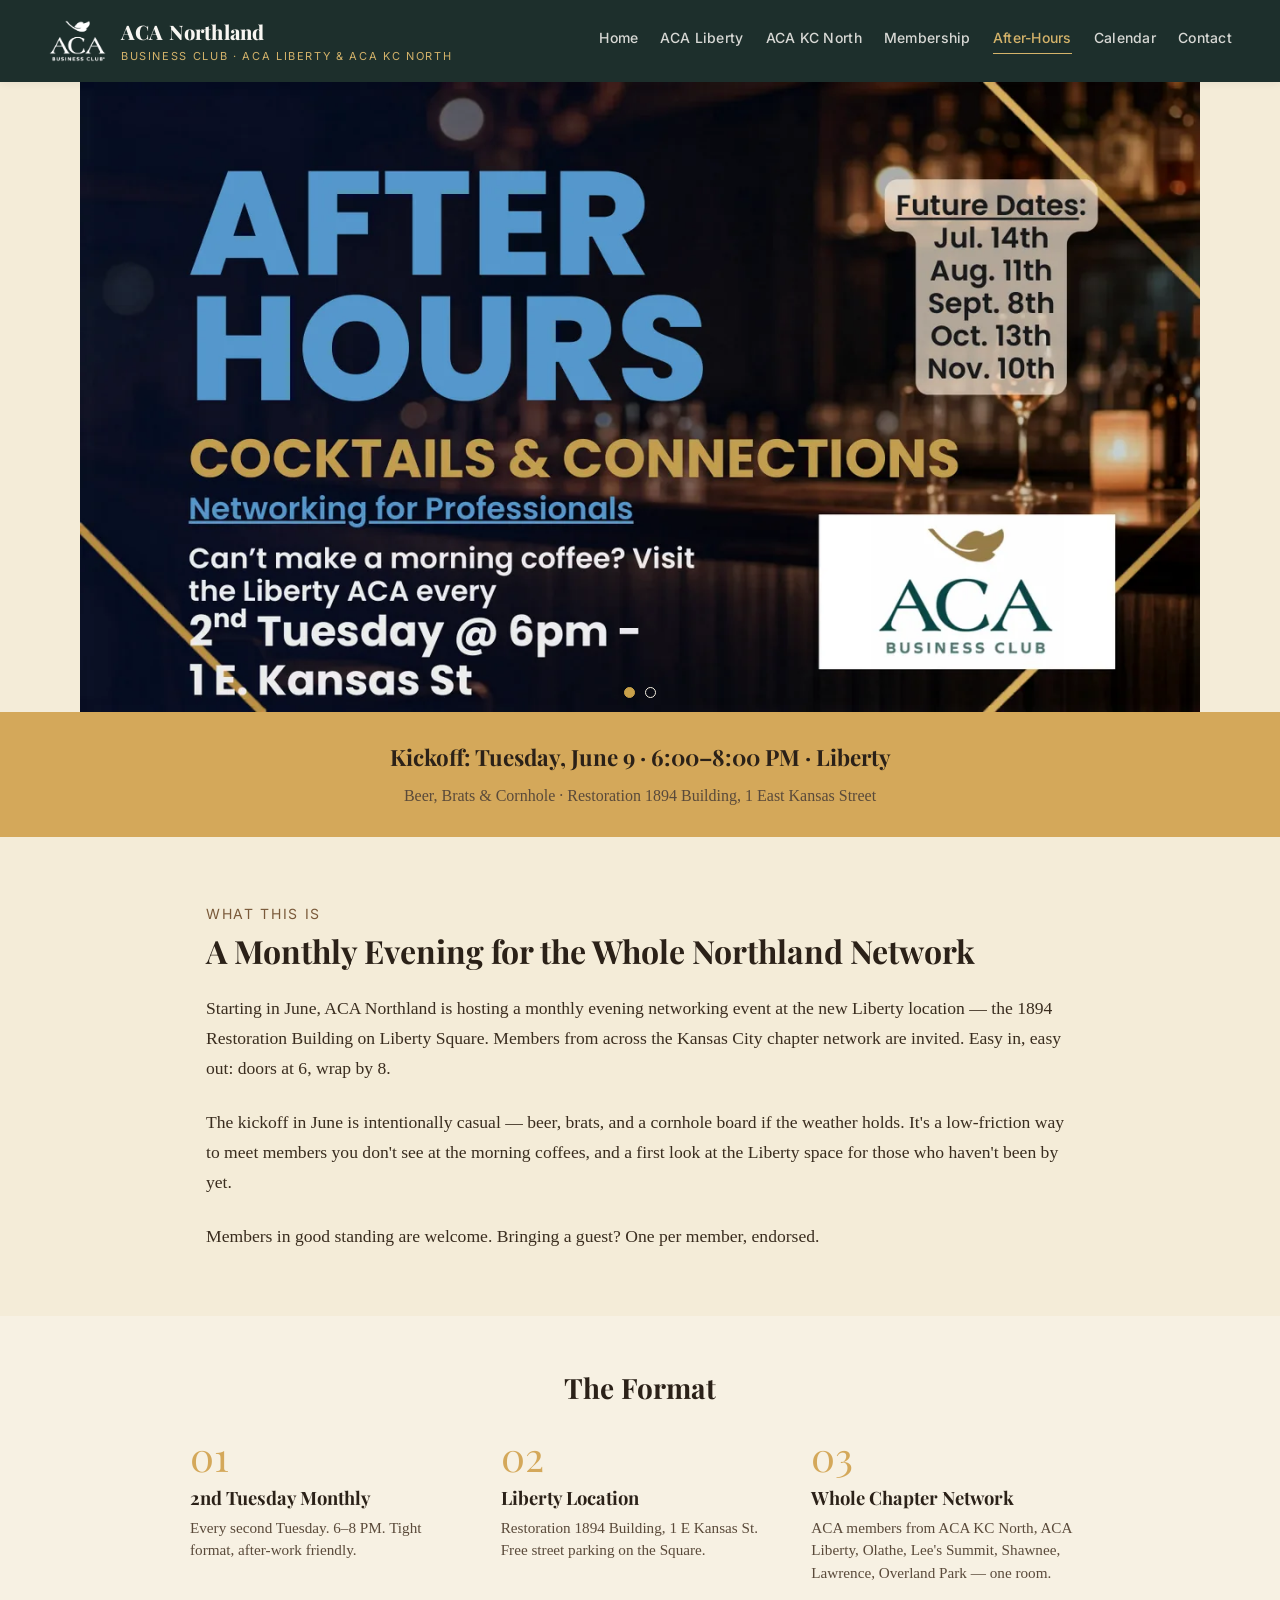
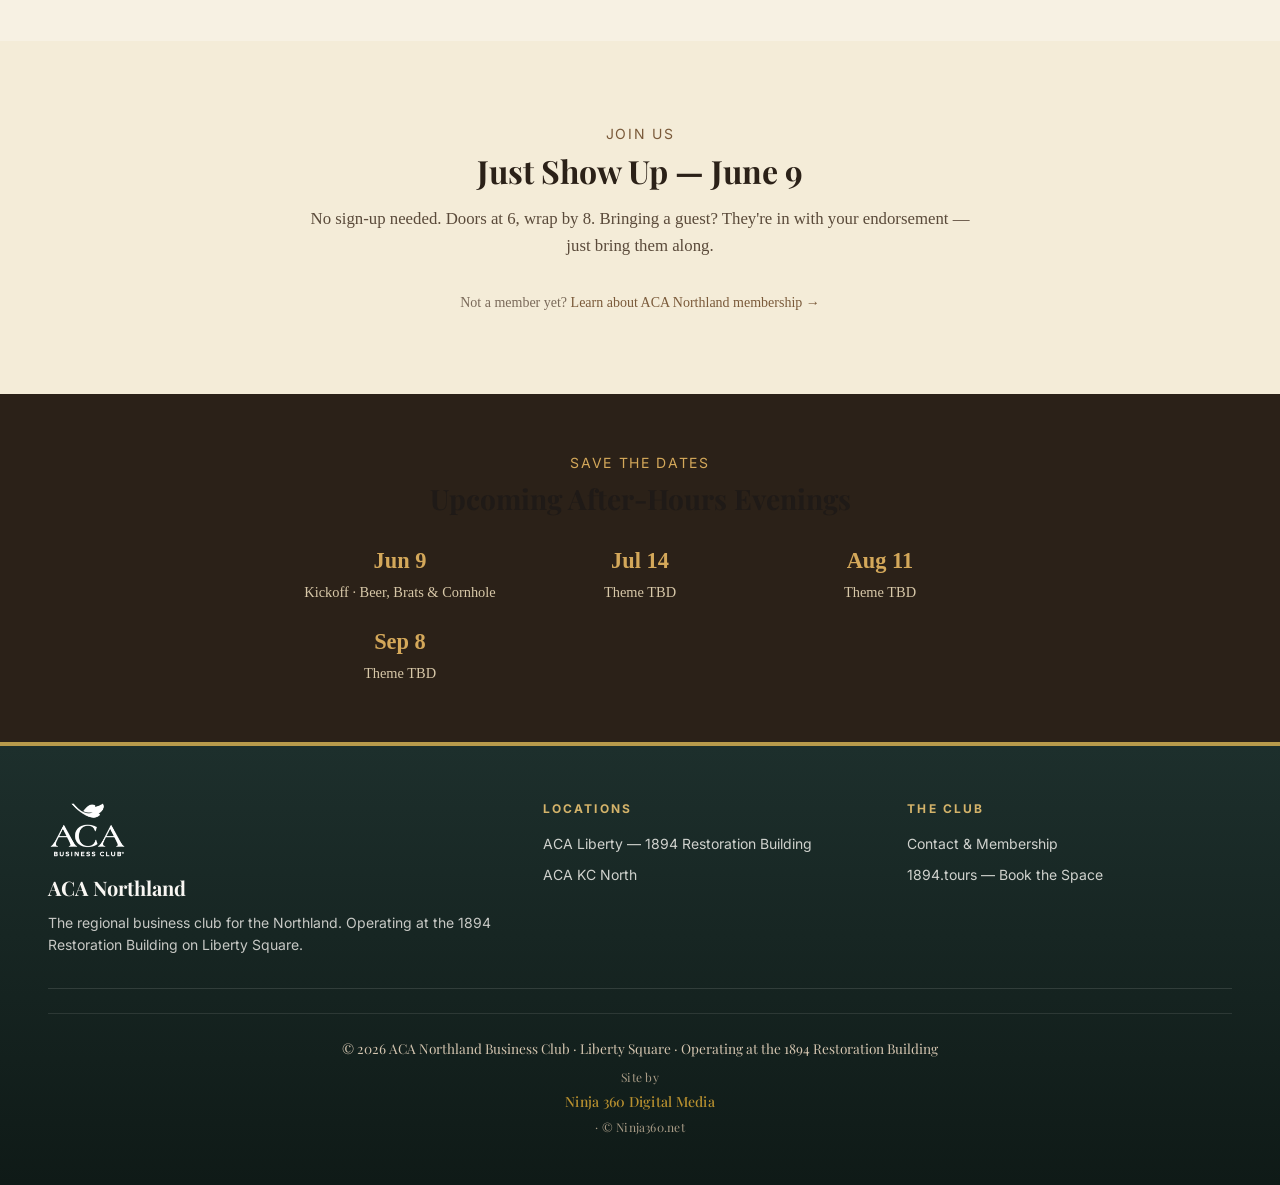
<file: events/after-hours.html>
<!doctype html>
<html lang="en">
  <head>
    <meta charset="utf-8">
    <meta name="viewport" content="width=device-width, initial-scale=1">
    <title>Business After-Hours Networking | ACA Northland</title>
    <meta name="description" content="Monthly evening networking at the Restoration 1894 Building in Liberty. We're here to find and work with local startups and scrappy entrepreneurs. Second Tuesday, 6–8 PM. Kickoff June 9, 2026.">
    <link rel="preconnect" href="https://fonts.googleapis.com">
    <link rel="preconnect" href="https://fonts.gstatic.com" crossorigin>
    <link href="https://fonts.googleapis.com/css2?family=Inter:wght@400;500;600;700;800;900&family=Playfair+Display:wght@600;700;800&display=swap" rel="stylesheet">
    <link rel="stylesheet" href="../styles.css">
  </head>
  <body>
    <header class="aca-header">
      <div class="aca-header-inner">
        <a class="aca-brand" href="../"><img class="aca-brand-logo" src="../assets/logos/aca-white.png" alt="ACA Business Club"><span>
            <strong>ACA Northland</strong>
            <small>Business Club &middot; ACA Liberty &amp; ACA KC North</small>
          </span>
        </a>
        <nav class="aca-nav">
          <a href="../">Home</a>
          <a href="../liberty/">ACA Liberty</a>
          <a href="../vivion/">ACA KC North</a>
          <a href="/membership.html">Membership</a>
          <a href="/events/after-hours.html" class="active">After-Hours</a>
          <a href="/calendar.html">Calendar</a>
          <a href="../contact.html">Contact</a>
        </nav>
      </div>
    </header>

    <main>
      <section class="aca-rotator" aria-label="After-Hours rotator" aria-roledescription="carousel">
        <div class="aca-rotator-track">
          <div class="aca-slide is-active" role="group" aria-label="Slide 1">
            <img src="/assets/rotators/aca-rotator-after-hours.webp"
                 alt="After Hours — Cocktails &amp; Connections. Networking for professionals. Every 2nd Tuesday at 6 PM, ACA Liberty, 1 E Kansas St."
                 title="After Hours — Cocktails &amp; Connections, 2nd Tuesdays at ACA Liberty"
                 loading="eager" fetchpriority="high">
          </div>
          <div class="aca-slide" role="group" aria-label="Slide 2">
            <a class="aca-slide-link" href="/calendar.html" style="display:block;">
              <img src="/assets/rotators/aca-rotator-501-marketing-club.webp"
                   alt="5:01 Marketing Club — First Thursdays at ACA KC North"
                   title="5:01 Marketing Club"
                   loading="lazy">
            </a>
          </div>
        </div>
        <div class="aca-rotator-dots" role="tablist" aria-label="Choose slide"></div>
      </section>

      <script>
        document.querySelectorAll('.aca-rotator').forEach(function (rot) {
          var today = new Date().toISOString().slice(0, 10);
          rot.querySelectorAll('.aca-slide[data-expires]').forEach(function (s) {
            if (today >= s.dataset.expires) s.remove();
          });
          var slides = rot.querySelectorAll('.aca-slide');
          if (!slides.length) { rot.remove(); return; }
          var dots = rot.querySelector('.aca-rotator-dots'), i = 0, timer;
          slides.forEach(function (s, n) {
            var b = document.createElement('button');
            b.setAttribute('role', 'tab');
            b.setAttribute('aria-label', 'Show slide ' + (n + 1));
            b.addEventListener('click', function () { go(n); restart(); });
            dots.appendChild(b);
          });
          function go(n) {
            slides[i].classList.remove('is-active');
            dots.children[i].setAttribute('aria-selected', 'false');
            i = n % slides.length;
            slides[i].classList.add('is-active');
            dots.children[i].setAttribute('aria-selected', 'true');
          }
          function restart() {
            clearInterval(timer);
            if (slides.length > 1) timer = setInterval(function () { go(i + 1); }, 6000);
          }
          rot.addEventListener('mouseenter', function () { clearInterval(timer); });
          rot.addEventListener('mouseleave', restart);
          go(0); restart();
        });
      </script>

<section style="background: #d4a85a; color: #2b2118; padding: 1.75rem 1rem; text-align: center;">
  <div style="max-width: 900px; margin: 0 auto;">
    <p style="font-family: 'Playfair Display', Georgia, serif; font-size: 1.4rem; font-weight: 700; margin: 0;">
      Kickoff: Tuesday, June 9 · 6:00–8:00 PM · Liberty
    </p>
    <p style="font-family: Georgia, serif; font-size: 1rem; margin: 0.5rem 0 0; color: #5a4a3a;">
      Beer, Brats &amp; Cornhole · Restoration 1894 Building, 1 East Kansas Street
    </p>
  </div>
</section>

<section style="max-width: 900px; margin: 4rem auto; padding: 0 1rem;">
  <span style="display: inline-block; font-size: 0.875rem; letter-spacing: 0.12em; text-transform: uppercase; color: #7a5a3a; margin-bottom: 0.5rem;">What This Is</span>
  <h2 style="font-family: 'Playfair Display', Georgia, serif; font-size: 2rem; font-weight: 700; margin: 0 0 1.5rem; color: #2b2118;">A Monthly Evening for the Whole Northland Network</h2>
  <p style="font-family: Georgia, serif; font-size: 1.1rem; color: #3a2d1f; line-height: 1.7; margin: 0 0 1.5rem;">
    Starting in June, ACA Northland is hosting a monthly evening networking event at the new Liberty location — the 1894 Restoration Building on Liberty Square. Members from across the Kansas City chapter network are invited. Easy in, easy out: doors at 6, wrap by 8.
  </p>
  <p style="font-family: Georgia, serif; font-size: 1.1rem; color: #3a2d1f; line-height: 1.7; margin: 0 0 1.5rem;">
    The kickoff in June is intentionally casual — beer, brats, and a cornhole board if the weather holds. It's a low-friction way to meet members you don't see at the morning coffees, and a first look at the Liberty space for those who haven't been by yet.
  </p>
  <p style="font-family: Georgia, serif; font-size: 1.1rem; color: #3a2d1f; line-height: 1.7; margin: 0;">
    Members in good standing are welcome. Bringing a guest? One per member, endorsed.
  </p>
</section>

<section style="background: #f7f1e3; padding: 3.5rem 1rem;">
  <div style="max-width: 900px; margin: 0 auto;">
    <h2 style="font-family: 'Playfair Display', Georgia, serif; font-size: 1.75rem; font-weight: 700; text-align: center; margin: 0 0 2rem; color: #2b2118;">The Format</h2>
    <div style="display: grid; grid-template-columns: repeat(auto-fit, minmax(240px, 1fr)); gap: 2rem;">
      <div>
        <span style="display: inline-block; font-family: 'Playfair Display', Georgia, serif; font-size: 2.5rem; color: #d4a85a; line-height: 1;">01</span>
        <h3 style="font-family: 'Playfair Display', Georgia, serif; font-size: 1.15rem; font-weight: 700; margin: 0.5rem 0; color: #2b2118;">2nd Tuesday Monthly</h3>
        <p style="font-family: Georgia, serif; font-size: 0.95rem; color: #5a4a3a; line-height: 1.5; margin: 0;">Every second Tuesday. 6&ndash;8 PM. Tight format, after-work friendly.</p>
      </div>
      <div>
        <span style="display: inline-block; font-family: 'Playfair Display', Georgia, serif; font-size: 2.5rem; color: #d4a85a; line-height: 1;">02</span>
        <h3 style="font-family: 'Playfair Display', Georgia, serif; font-size: 1.15rem; font-weight: 700; margin: 0.5rem 0; color: #2b2118;">Liberty Location</h3>
        <p style="font-family: Georgia, serif; font-size: 0.95rem; color: #5a4a3a; line-height: 1.5; margin: 0;">Restoration 1894 Building, 1 E Kansas St. Free street parking on the Square.</p>
      </div>
      <div>
        <span style="display: inline-block; font-family: 'Playfair Display', Georgia, serif; font-size: 2.5rem; color: #d4a85a; line-height: 1;">03</span>
        <h3 style="font-family: 'Playfair Display', Georgia, serif; font-size: 1.15rem; font-weight: 700; margin: 0.5rem 0; color: #2b2118;">Whole Chapter Network</h3>
        <p style="font-family: Georgia, serif; font-size: 0.95rem; color: #5a4a3a; line-height: 1.5; margin: 0;">ACA members from ACA KC North, ACA Liberty, Olathe, Lee's Summit, Shawnee, Lawrence, Overland Park — one room.</p>
      </div>
    </div>
  </div>
</section>

<section style="max-width: 700px; margin: 5rem auto; padding: 0 1rem; text-align: center;">
  <span style="display: inline-block; font-size: 0.875rem; letter-spacing: 0.12em; text-transform: uppercase; color: #7a5a3a; margin-bottom: 0.5rem;">Join Us</span>
  <h2 style="font-family: 'Playfair Display', Georgia, serif; font-size: 2rem; font-weight: 700; margin: 0 0 1rem; color: #2b2118;">Just Show Up — June 9</h2>
  <p style="font-family: Georgia, serif; font-size: 1.05rem; color: #5a4a3a; margin: 0 0 2rem; line-height: 1.6;">
    No sign-up needed. Doors at 6, wrap by 8. Bringing a guest? They're in with your endorsement — just bring them along.
  </p>
  <p style="font-family: Georgia, serif; font-size: 0.875rem; color: #7a6a5a; margin: 2rem 0 0;">
    Not a member yet? <a href="https://acanorthland.com/membership.html" style="color: #7a5a3a;">Learn about ACA Northland membership →</a>
  </p>
</section>

<section style="background: #2b2118; color: #f7f1e3; padding: 3.5rem 1rem; text-align: center;">
  <div style="max-width: 900px; margin: 0 auto;">
    <span style="display: inline-block; font-size: 0.875rem; letter-spacing: 0.12em; text-transform: uppercase; color: #d4a85a; margin-bottom: 0.5rem;">Save the Dates</span>
    <h2 style="font-family: 'Playfair Display', Georgia, serif; font-size: 1.75rem; font-weight: 700; margin: 0 0 1.75rem;">Upcoming After-Hours Evenings</h2>
    <ul style="list-style: none; padding: 0; margin: 0; display: grid; grid-template-columns: repeat(auto-fit, minmax(180px, 1fr)); gap: 1.25rem; max-width: 700px; margin: 0 auto;">
      <li style="font-family: Georgia, serif;"><strong style="font-size: 1.4rem; display: block; color: #d4a85a;">Jun 9</strong><span style="font-size: 0.9rem; color: #d8c8a8;">Kickoff · Beer, Brats &amp; Cornhole</span></li>
      <li style="font-family: Georgia, serif;"><strong style="font-size: 1.4rem; display: block; color: #d4a85a;">Jul 14</strong><span style="font-size: 0.9rem; color: #d8c8a8;">Theme TBD</span></li>
      <li style="font-family: Georgia, serif;"><strong style="font-size: 1.4rem; display: block; color: #d4a85a;">Aug 11</strong><span style="font-size: 0.9rem; color: #d8c8a8;">Theme TBD</span></li>
      <li style="font-family: Georgia, serif;"><strong style="font-size: 1.4rem; display: block; color: #d4a85a;">Sep 8</strong><span style="font-size: 0.9rem; color: #d8c8a8;">Theme TBD</span></li>
    </ul>
  </div>
</section>
    </main>

    <footer class="aca-footer">
      <div class="aca-footer-inner">
        <div class="aca-footer-brand"><img class="aca-footer-logo" src="../assets/logos/aca-white.png" alt="ACA Business Club"><strong>ACA Northland</strong>
          <p>The regional business club for the Northland. Operating at the 1894 Restoration Building on Liberty Square.</p>
        </div>
        <div>
          <h3>Locations</h3>
          <a href="../liberty/">ACA Liberty &mdash; 1894 Restoration Building</a>
          <a href="../vivion/">ACA KC North</a>
        </div>
        <div>
          <h3>The Club</h3>
          <a href="../contact.html">Contact &amp; Membership</a>
          <a href="https://1894.tours" rel="noopener">1894.tours &mdash; Book the Space</a>
        </div>
      </div>
      <div class="aca-footer-bottom">
        <div class="footer-copyright">
          <p class="copyright-line">
            © 2026 ACA Northland Business Club · Liberty Square ·
            Operating at the 1894 Restoration Building
          </p>
          <p class="site-credit">
            Site by
            <a href="https://ninja-360.com" target="_blank" rel="noopener">
              Ninja 360 Digital Media
            </a>
            · © Ninja360.net
          </p>
        </div>
      </div>
    </footer>
  </body>
</html>
</file>
<file: styles.css>
/* ============================================================
   ACA NORTHLAND — Regional Business Club
   Heritage palette aligned with 1894.tours, tuned for parent brand.
   Mobile-first. Breakpoints at 480px and 768px.
   ============================================================ */

:root {
  /* ============ ACA CORPORATE LAYER (parent brand) ============ */
  --aca-teal-light:   #3F7D85;  /* lighter blue-teal — top of gradient sections */
  --aca-teal-mid:     #2D5C61;  /* mid teal — middle stop in gradients */
  --aca-deep:         #1D2F2C;  /* primary dark teal — header, footer base */
  --aca-deeper:       #0F1A17;  /* deepest — footer bottom + section ends */
  --aca-deep-lighter: #2C4A45;  /* hover, dark card bg on navy */
  --aca-navy:         #1A2332;  /* secondary dark — Pillars section */
  --aca-pale-blue:    #C8DEE8;  /* soft accent — future info callouts */

  /* ============ HERITAGE BODY LAYER ============ */
  --paper:        #F4ECD8;
  --paper-soft:   #ece4d6;
  --paper-deep:   #E8DCC0;
  --paper-shadow: #D8C9A8;

  /* ============ TEXT ============ */
  --ink:           #1F1A17;
  --ink-soft:      #3D332B;
  --muted:         #6b5238;
  --paper-on-dark: #F8F6F2;

  /* ============ ACCENTS ============ */
  --gold:        #B89A4B;
  --gold-bright: #D4B36A;
  --gold-deep:   #8F7637;
  --crimson:     #8B2635;

  /* ============ FUNCTIONAL ============ */
  --green-dot:   #3a7a4e;
  --green-dim:   rgba(58,122,78,0.25);
  --border:      #d4c7ad;
  --border-soft: #e6dcc6;
  --shadow-sm:   0 2px 8px rgba(29,24,18,0.06);
  --shadow-md:   0 8px 24px rgba(29,24,18,0.10);
  --shadow-lg:   0 16px 40px rgba(29,24,18,0.15);
}

* { box-sizing: border-box; }
html { scroll-behavior: smooth; }
body {
  margin: 0;
  font-family: Inter, system-ui, -apple-system, "Segoe UI", Roboto, sans-serif;
  color: var(--ink);
  background: var(--paper);
  line-height: 1.6;
  -webkit-font-smoothing: antialiased;
}

a { color: var(--gold); text-decoration: none; transition: color 0.2s; }
a:hover { color: var(--crimson); }

h1, h2, h3, h4 {
  font-family: "Playfair Display", Georgia, serif;
  color: var(--ink);
  line-height: 1.15;
  margin: 0 0 16px;
}

img { max-width: 100%; display: block; }

/* ---------- HEADER ---------- */
.aca-header {
  background: var(--aca-deep);
  color: var(--paper-on-dark);
  padding: 16px clamp(18px, 5vw, 48px);
  position: sticky; top: 0; z-index: 50;
  box-shadow: var(--shadow-sm);
}
.aca-header-inner {
  max-width: 1280px; margin: 0 auto;
  display: flex; align-items: center; justify-content: space-between; gap: 24px;
  flex-wrap: wrap;
}
.aca-brand {
  display: flex; align-items: center; gap: 14px;
  color: var(--paper-on-dark); text-decoration: none;
}
.aca-brand-logo {
  height: 42px; width: auto;
  display: block; flex-shrink: 0;
}
.aca-brand strong {
  font-family: "Playfair Display", Georgia, serif;
  font-size: 20px; font-weight: 800; letter-spacing: 0.01em;
}
.aca-brand small {
  display: block; color: var(--gold-bright);
  font-size: 11px; letter-spacing: 0.15em; text-transform: uppercase;
}
.aca-footer-logo {
  height: 56px; width: auto;
  display: block; margin-bottom: 14px;
}
@media (max-width: 480px) {
  .aca-brand-logo { height: 36px; }
  .aca-footer-logo { height: 48px; }
}
.aca-nav { display: flex; gap: 22px; flex-wrap: wrap; }
.aca-nav a {
  color: rgba(248,246,242,0.85); font-size: 14px; font-weight: 500;
  letter-spacing: 0.02em;
}
.aca-nav a:hover { color: var(--gold-bright); }
.aca-nav a.active { color: var(--gold-bright); border-bottom: 1.5px solid var(--gold-bright); padding-bottom: 4px; }

/* ---------- HERO ---------- */
.aca-hero {
  position: relative; min-height: 60vh;
  display: flex; align-items: center; justify-content: center;
  text-align: center; padding: 80px 24px;
  background: linear-gradient(165deg, var(--paper) 0%, var(--paper-soft) 100%);
  border-bottom: 1px solid var(--border-soft);
  overflow: hidden;
}
.aca-hero.sepia {
  background: linear-gradient(165deg, #2a1f15 0%, #4a2a1a 55%, #6b3520 100%);
  color: var(--paper);
}
.aca-hero.sepia::before {
  content: ""; position: absolute; inset: 0;
  background:
    radial-gradient(ellipse at 30% 30%, rgba(184,154,75,0.30) 0%, transparent 60%),
    radial-gradient(ellipse at 80% 80%, rgba(120,40,40,0.25) 0%, transparent 55%);
  pointer-events: none;
}
.aca-hero-inner { position: relative; z-index: 2; max-width: 880px; margin: 0 auto; }
.aca-eyebrow {
  display: inline-block;
  background: rgba(184,154,75,0.18);
  border: 1.5px solid rgba(184,154,75,0.55);
  color: var(--gold);
  padding: 6px 16px; border-radius: 999px;
  font-size: 11px; font-weight: 700;
  letter-spacing: 0.18em; text-transform: uppercase;
  margin-bottom: 22px;
}
.aca-hero.sepia .aca-eyebrow { color: var(--gold-bright); border-color: rgba(212,179,106,0.5); }
.aca-hero h1 {
  font-size: clamp(2rem, 5vw, 3.4rem);
  margin: 0 0 18px; letter-spacing: -0.01em;
}
.aca-hero.sepia h1 { color: var(--paper); }
.aca-lede {
  font-family: "Playfair Display", Georgia, serif;
  font-size: clamp(1.05rem, 1.5vw, 1.25rem);
  line-height: 1.55; max-width: 680px; margin: 0 auto 28px;
  color: var(--ink-soft);
}
.aca-hero.sepia .aca-lede { color: #ece4d6; }

/* ---------- BUTTONS ---------- */
.aca-cta-row { display: flex; flex-wrap: wrap; gap: 12px; justify-content: center; }
.aca-btn {
  display: inline-flex; align-items: center; justify-content: center; gap: 8px;
  padding: 14px 28px; border-radius: 999px;
  font-size: 15px; font-weight: 700; letter-spacing: 0.02em;
  text-decoration: none; transition: all 0.25s;
  border: 0; cursor: pointer;
}
.aca-btn-gold { background: var(--gold); color: var(--ink); box-shadow: 0 4px 20px rgba(184,154,75,0.35); }
.aca-btn-gold:hover { background: var(--gold-bright); color: var(--ink); transform: translateY(-2px); }
.aca-btn-outline {
  background: transparent; color: var(--ink);
  border: 1.5px solid var(--ink);
}
.aca-btn-outline:hover { background: var(--aca-deep); color: var(--paper-on-dark); }
.aca-hero.sepia .aca-btn-outline { color: var(--paper); border-color: rgba(246,243,238,0.5); }
.aca-hero.sepia .aca-btn-outline:hover { background: rgba(246,243,238,0.1); border-color: var(--gold-bright); color: var(--gold-bright); }

/* Hero variant with YouTube video background (Liberty page) */
.aca-hero.has-video-bg {
  position: relative;
  overflow: hidden;
  color: var(--paper-on-dark);
  min-height: 78vh;
  background: var(--aca-deep);
  border-bottom: 0;
}
.aca-hero-video {
  position: absolute; inset: 0; z-index: 0;
  overflow: hidden;
  pointer-events: none;
}
.aca-hero-video iframe {
  position: absolute;
  top: 50%; left: 50%;
  width: 100vw;
  height: 56.25vw;     /* 16:9 of viewport width */
  min-height: 100%;
  min-width: 177.78vh; /* 16:9 of viewport height — covers tall viewports */
  transform: translate(-50%, -50%);
  border: 0;
  pointer-events: none;
}
.aca-hero.has-video-bg::before {
  content: ""; position: absolute; inset: 0; z-index: 1;
  background: linear-gradient(135deg, rgba(15,26,23,0.65) 0%, rgba(29,47,44,0.55) 50%, rgba(15,26,23,0.78) 100%);
  pointer-events: none;
}
.aca-hero.has-video-bg .aca-hero-inner { position: relative; z-index: 2; }
.aca-hero.has-video-bg h1 {
  color: #fff;
  text-shadow: 0 3px 18px rgba(0,0,0,0.55), 0 1px 4px rgba(0,0,0,0.45);
}
.aca-hero.has-video-bg .aca-lede {
  color: rgba(244,236,216,0.96);
  text-shadow: 0 2px 8px rgba(0,0,0,0.5);
}
.aca-hero.has-video-bg .aca-eyebrow {
  background: rgba(184,154,75,0.28);
  color: var(--gold-bright);
  border-color: rgba(212,179,106,0.55);
  text-shadow: 0 1px 4px rgba(0,0,0,0.35);
}
.aca-hero.has-video-bg .aca-btn-gold { box-shadow: 0 6px 28px rgba(184,154,75,0.5); }
.aca-hero.has-video-bg .aca-btn-outline {
  color: #fff;
  border-color: rgba(255,255,255,0.55);
  backdrop-filter: blur(2px);
}
.aca-hero.has-video-bg .aca-btn-outline:hover {
  background: rgba(255,255,255,0.12);
  border-color: var(--gold-bright);
  color: var(--gold-bright);
}
@media (max-width: 768px) {
  .aca-hero.has-video-bg { min-height: 60vh; }
}
@media (max-width: 480px) {
  .aca-hero.has-video-bg { min-height: 55vh; }
  .aca-hero.has-video-bg h1 { font-size: 1.85rem; }
}

/* Hero variant with background image (homepage) */
.aca-hero.has-bg-image {
  background:
    linear-gradient(135deg, rgba(15,26,23,0.55) 0%, rgba(29,47,44,0.62) 45%, rgba(15,26,23,0.78) 100%),
    url('/assets/hero/aca-reception.jpg') center 35% / cover no-repeat;
  color: var(--paper);
  min-height: 78vh;
  border-bottom: 0;
}
.aca-hero.has-bg-image::before {
  content: ""; position: absolute; inset: 0;
  background:
    radial-gradient(ellipse at 25% 15%, rgba(184,154,75,0.18) 0%, transparent 55%),
    radial-gradient(ellipse at 80% 90%, rgba(15,26,23,0.45) 0%, transparent 60%);
  pointer-events: none;
}
.aca-hero.has-bg-image .aca-hero-inner { position: relative; z-index: 2; }
.aca-hero.has-bg-image h1 {
  color: #fff;
  text-shadow: 0 3px 18px rgba(0,0,0,0.55), 0 1px 4px rgba(0,0,0,0.45);
}
.aca-hero.has-bg-image .aca-lede {
  color: rgba(244,236,216,0.96);
  text-shadow: 0 2px 8px rgba(0,0,0,0.5);
}
.aca-hero.has-bg-image .aca-eyebrow {
  background: rgba(184,154,75,0.28);
  color: var(--gold-bright);
  border-color: rgba(212,179,106,0.55);
  text-shadow: 0 1px 4px rgba(0,0,0,0.35);
}
.aca-hero.has-bg-image .aca-btn-gold {
  box-shadow: 0 6px 28px rgba(184,154,75,0.5);
}
.aca-hero.has-bg-image .aca-btn-outline {
  color: #fff;
  border-color: rgba(255,255,255,0.55);
  backdrop-filter: blur(2px);
}
.aca-hero.has-bg-image .aca-btn-outline:hover {
  background: rgba(255,255,255,0.12);
  border-color: var(--gold-bright);
  color: var(--gold-bright);
}
@media (max-width: 768px) {
  .aca-hero.has-bg-image { min-height: 60vh; background-position: center 30%; }
}
@media (max-width: 480px) {
  .aca-hero.has-bg-image { min-height: 55vh; background-position: 60% 25%; }
  .aca-hero.has-bg-image h1 { font-size: 1.85rem; }
}

/* ---------- DIRECTORY HERO (photo bg + yellow address bubbles) ---------- */
.aca-hero.aca-hero-directory {
  position: relative;
  min-height: 60vh;
  display: flex; align-items: center; justify-content: center;
  text-align: center;
  padding: 80px clamp(18px, 5vw, 48px) 140px;
  background:
    linear-gradient(135deg, rgba(15,26,23,0.55) 0%, rgba(29,47,44,0.55) 50%, rgba(15,26,23,0.78) 100%),
    url('/assets/hero/aca-reception.jpg') center 30% / cover no-repeat;
  color: var(--paper-on-dark);
  border-bottom: 0;
  overflow: hidden;
}
.aca-hero-directory .aca-hero-inner {
  position: relative; z-index: 2;
  max-width: 880px; margin: 0 auto;
}
.aca-hero-directory h1 {
  color: #fff;
  text-shadow: 0 3px 18px rgba(0,0,0,0.55), 0 1px 4px rgba(0,0,0,0.45);
}
.aca-hero-directory .aca-lede {
  color: rgba(244,236,216,0.96);
  text-shadow: 0 2px 8px rgba(0,0,0,0.5);
}
.aca-hero-directory .aca-eyebrow {
  background: rgba(184,154,75,0.28);
  color: var(--gold-bright);
  border-color: rgba(212,179,106,0.55);
  text-shadow: 0 1px 4px rgba(0,0,0,0.35);
}
.dir-hero-addresses {
  position: absolute;
  bottom: 28px; left: 0; right: 0;
  display: flex; justify-content: space-between;
  padding: 0 clamp(18px, 5vw, 80px);
  gap: 16px;
  z-index: 3;
  pointer-events: none;
}
.dir-hero-address {
  background: #F4A82B;
  color: var(--aca-deep);
  padding: 14px 22px;
  border-radius: 14px;
  font-size: clamp(0.9rem, 1.2vw, 1.05rem);
  font-weight: 600;
  line-height: 1.35;
  box-shadow: 0 6px 18px rgba(0,0,0,0.28);
  pointer-events: auto;
  max-width: 44%;
}
.dir-hero-address strong {
  font-weight: 800;
  display: block;
  margin-bottom: 2px;
}
@media (max-width: 768px) {
  .aca-hero.aca-hero-directory { padding-bottom: 200px; min-height: 50vh; }
  .dir-hero-addresses {
    flex-direction: column;
    align-items: stretch;
    bottom: 18px;
    gap: 8px;
  }
  .dir-hero-address {
    max-width: 100%;
    font-size: 0.86rem;
    padding: 11px 16px;
  }
}

/* ---------- HERO SLIDER (homepage) ---------- */
.hero-slider {
  position: relative;
  width: 100%;
  overflow: hidden;
  background: var(--aca-deep);
  aspect-ratio: 16 / 9;
  max-height: 78vh;
}
@media (max-width: 768px) {
  .hero-slider { aspect-ratio: 4 / 3; max-height: 70vh; }
}
@media (max-width: 480px) {
  .hero-slider { aspect-ratio: 4 / 5; max-height: 80vh; }
}
.hero-slides { position: relative; width: 100%; height: 100%; }
.hero-slide {
  position: absolute; inset: 0;
  opacity: 0;
  transition: opacity 0.8s ease;
  pointer-events: none;
  display: flex; align-items: center; justify-content: center;
}
.hero-slide.active { opacity: 1; pointer-events: auto; z-index: 1; }

/* Slide variant 1: flat graphic (Let's Talk) — kept as fallback */
.hero-slide-image {
  background: var(--paper);
  flex-direction: column;
}
.hero-slide-image img {
  width: 100%; height: 100%;
  object-fit: cover; object-position: center;
  display: block;
}
.hero-slide-image .slide-cta {
  position: absolute;
  bottom: 6%; left: 50%;
  transform: translateX(-50%);
}

/* Slide variant 1b: CSS-rendered Let's Talk panel (no image dependency) */
.hero-slide-letstalk {
  background: #F4A82B;
  padding: 5% clamp(20px, 5vw, 80px) 9%;
  flex-direction: column;
}
.letstalk-grid {
  display: grid;
  grid-template-columns: 1fr 1fr;
  gap: clamp(14px, 2.5vw, 28px);
  max-width: 1100px; width: 100%;
  margin: auto;
  align-items: center;
}
.letstalk-col {
  display: flex; flex-direction: column;
  gap: clamp(12px, 2vw, 22px);
}
.letstalk-bubble {
  background: #fff;
  color: var(--aca-deep);
  border-radius: 28px;
  padding: clamp(16px, 2.3vw, 26px) clamp(22px, 3vw, 36px);
  box-shadow: 0 6px 18px rgba(0,0,0,0.10);
  font-family: 'Inter', sans-serif;
}
.letstalk-bubble.is-headline {
  font-family: 'Playfair Display', serif;
  font-weight: 800;
  font-size: clamp(1.4rem, 3vw, 2.4rem);
  color: var(--aca-deep);
  text-align: center;
  letter-spacing: -0.01em;
}
.letstalk-bubble.is-logo {
  background: var(--aca-deep);
  padding: clamp(18px, 2.5vw, 28px);
  display: flex; align-items: center; justify-content: center;
}
.letstalk-bubble.is-logo img {
  width: clamp(100px, 18vw, 180px);
  height: auto; display: block;
}
.letstalk-bubble strong {
  display: block;
  font-size: clamp(1.05rem, 1.7vw, 1.5rem);
  color: var(--aca-deep);
  font-weight: 700;
  margin-bottom: 4px;
  line-height: 1.15;
}
.letstalk-bubble span {
  display: block;
  font-size: clamp(0.82rem, 1.15vw, 0.98rem);
  color: var(--aca-deep);
  line-height: 1.45;
  opacity: 0.88;
}
.hero-slide-letstalk .slide-cta {
  position: absolute;
  bottom: 6%; left: 50%;
  transform: translateX(-50%);
}
@media (max-width: 600px) {
  .letstalk-grid { grid-template-columns: 1fr; gap: 12px; }
  .hero-slide-letstalk { padding: 6% 14px 12%; }
}

/* Slide variant 2 + 3: sponsor card on photo bg */
.hero-slide-sponsor {
  background-color: var(--aca-deep);
  background-image:
    linear-gradient(135deg, rgba(15,26,23,0.55) 0%, rgba(29,47,44,0.62) 45%, rgba(15,26,23,0.78) 100%),
    url('assets/hero/aca-reception.jpg');
  background-size: cover;
  background-position: center 30%;
  color: var(--paper-on-dark);
  padding: 4% clamp(20px, 5vw, 80px);
}
.sponsor-card {
  position: relative;
  background: rgba(15,26,23,0.42);
  border: 1px solid rgba(248,246,242,0.18);
  border-radius: 22px;
  backdrop-filter: blur(10px);
  -webkit-backdrop-filter: blur(10px);
  padding: clamp(22px, 3vw, 40px) clamp(22px, 4vw, 56px);
  max-width: 1100px; width: 100%;
  margin: auto;
  display: grid;
  grid-template-columns: auto 1fr;
  gap: clamp(20px, 3vw, 40px);
  align-items: center;
}
.sponsor-card-header {
  grid-column: 1 / -1;
  text-align: center;
  padding-bottom: 10px;
}
.sponsor-card-header h2 {
  font-family: 'Playfair Display', serif;
  font-size: clamp(1.5rem, 3.2vw, 2.5rem);
  color: var(--paper-on-dark);
  text-transform: uppercase;
  letter-spacing: 0.02em;
  margin: 0 0 10px;
  font-weight: 700;
}
.sponsor-card-header::after {
  content: '';
  display: block;
  width: 90px; height: 3px;
  background: var(--gold-bright);
  margin: 6px auto 0;
  border-radius: 2px;
}
.sponsor-photo {
  width: clamp(120px, 18vw, 200px);
  aspect-ratio: 1;
  border-radius: 50%;
  border: 3px solid var(--gold-bright);
  background: var(--paper-deep);
  display: flex; align-items: center; justify-content: center;
  font-family: 'Playfair Display', serif;
  font-style: italic;
  font-size: 12px;
  color: var(--muted);
  text-align: center;
  padding: 14px;
  box-shadow: 0 4px 18px rgba(0,0,0,0.35);
  justify-self: center;
}
.sponsor-photo span { opacity: 0.7; }
.sponsor-info {
  display: flex; flex-direction: column;
  gap: 10px;
  min-width: 0;
}
.sponsor-name {
  font-family: 'Playfair Display', serif;
  font-size: clamp(1.3rem, 2.4vw, 1.9rem);
  font-weight: 700;
  margin: 0;
  color: var(--paper-on-dark);
  line-height: 1.15;
}
.sponsor-role {
  font-size: 13.5px;
  color: rgba(248,246,242,0.78);
  margin: 0;
}
.sponsor-divider {
  width: 60px; height: 2px;
  background: var(--gold-bright);
  margin: 4px 0;
  border-radius: 1px;
}
.sponsor-business {
  font-family: 'Playfair Display', serif;
  font-size: clamp(1.2rem, 2.2vw, 1.7rem);
  margin: 0;
  color: var(--paper-on-dark);
  font-weight: 700;
}
.sponsor-contact {
  display: flex; flex-direction: column; gap: 5px;
  font-size: 13.5px;
  color: rgba(248,246,242,0.88);
}
.sponsor-contact .ico {
  display: inline-block; width: 16px; text-align: center;
  margin-right: 8px; color: var(--gold-bright);
}
.sponsor-contact .placeholder {
  font-style: italic;
  color: rgba(248,246,242,0.5);
}
.sponsor-desc {
  font-size: 14px;
  color: rgba(248,246,242,0.88);
  font-style: italic;
  margin: 4px 0 0;
  font-family: 'Playfair Display', serif;
  line-height: 1.5;
}
.sponsor-card .slide-cta {
  align-self: flex-start;
  margin-top: 12px;
}

/* Learn More button (used on every slide) */
.slide-cta {
  display: inline-block;
  padding: 12px 30px;
  background: var(--gold);
  color: var(--aca-deep);
  border-radius: 999px;
  font-weight: 700;
  font-size: 14px;
  letter-spacing: 0.05em;
  text-decoration: none;
  border: 0; cursor: pointer;
  transition: all 0.25s;
  box-shadow: 0 4px 18px rgba(0,0,0,0.25);
  z-index: 3;
}
.slide-cta:hover {
  background: var(--gold-bright);
  transform: translateY(-2px);
  color: var(--aca-deep);
}

/* Pagination dots */
.hero-slider-dots {
  position: absolute;
  bottom: 18px; left: 50%;
  transform: translateX(-50%);
  display: flex;
  gap: 10px;
  z-index: 5;
}
.hero-slider-dot {
  width: 12px; height: 12px;
  border-radius: 50%;
  background: rgba(255,255,255,0.45);
  border: 0;
  cursor: pointer;
  padding: 0;
  transition: all 0.25s;
}
.hero-slider-dot:hover { background: rgba(255,255,255,0.75); }
.hero-slider-dot.active {
  background: var(--gold-bright);
  width: 34px;
  border-radius: 8px;
}

/* Welcome slide (Slide 1) — uses sponsor-card chrome with logo + two addresses */
.hero-slide-welcome .welcome-logo-bubble {
  width: clamp(120px, 18vw, 200px);
  aspect-ratio: 1;
  border-radius: 50%;
  background: var(--aca-deep);
  border: 3px solid var(--gold-bright);
  display: flex; align-items: center; justify-content: center;
  box-shadow: 0 4px 18px rgba(0,0,0,0.35);
  padding: 18%;
  justify-self: center;
}
.hero-slide-welcome .welcome-logo-bubble img {
  width: 100%; height: auto; display: block;
}
.welcome-addresses {
  display: grid;
  grid-template-columns: 1fr 1fr;
  gap: clamp(16px, 2.4vw, 28px);
}
.welcome-addr .sponsor-name {
  font-size: clamp(1.1rem, 1.8vw, 1.45rem);
  margin: 0 0 4px;
}
.welcome-addr-line {
  font-size: clamp(0.85rem, 1.1vw, 0.98rem);
  color: rgba(248,246,242,0.84);
  line-height: 1.5;
  margin: 0;
}
@media (max-width: 600px) {
  .welcome-addresses { grid-template-columns: 1fr; gap: 12px; text-align: center; }
}

/* Mobile sponsor card stacking */
@media (max-width: 768px) {
  .sponsor-card {
    grid-template-columns: 1fr;
    gap: 16px;
    padding: 22px 18px;
  }
  .sponsor-info { align-items: center; text-align: center; }
  .sponsor-divider { margin: 4px auto; }
  .sponsor-contact { align-items: center; }
  .sponsor-card .slide-cta { align-self: center; }
  .hero-slide-sponsor { padding: 5% 14px; }
}

/* Respect reduced motion */
@media (prefers-reduced-motion: reduce) {
  .hero-slide { transition: opacity 0.01s; }
}
.hero-cta-strip {
  background: var(--paper);
  padding: 40px clamp(18px, 5vw, 48px) 56px;
  text-align: center;
  border-bottom: 1px solid var(--border-soft);
}
.hero-cta-strip-inner {
  max-width: 760px; margin: 0 auto;
}
.hero-cta-strip h1 {
  font-size: clamp(1.6rem, 3vw, 2.2rem);
  margin: 0 0 14px;
}
.hero-cta-strip .aca-lede {
  font-size: clamp(1rem, 1.4vw, 1.1rem);
  margin: 0 auto 24px;
}
.hero-cta-strip .aca-cta-row { justify-content: center; }
@media (max-width: 480px) {
  .hero-cta-strip { padding: 28px 16px 40px; }
  .hero-cta-strip h1 { font-size: 1.45rem; }
}

/* ---------- SECTIONS ---------- */
.aca-section {
  padding: 80px clamp(18px, 5vw, 48px);
  max-width: 1280px; margin: 0 auto;
}
.aca-section h2 {
  font-size: clamp(1.7rem, 3vw, 2.4rem);
  margin: 0 0 14px; text-align: center;
}
.aca-section .aca-subtitle {
  text-align: center; max-width: 640px; margin: 0 auto 48px;
  color: var(--muted); font-size: 17px;
}

/* ---------- HUB LOCATION PICKER ---------- */
.hub-grid {
  display: grid; grid-template-columns: repeat(auto-fit, minmax(320px, 1fr));
  gap: 24px;
}
.hub-card {
  background: var(--paper-deep); border: 1px solid var(--border-soft);
  border-radius: 20px; overflow: hidden;
  display: flex; flex-direction: column;
  transition: all 0.3s;
  box-shadow: var(--shadow-sm);
}
.hub-card:hover { transform: translateY(-4px); box-shadow: var(--shadow-md); border-color: var(--gold); }
.hub-card-img {
  height: 240px;
  background: linear-gradient(135deg, var(--paper-soft) 0%, var(--gold) 130%);
  display: flex; align-items: center; justify-content: center;
  color: var(--muted); font-family: "Playfair Display", serif;
  font-style: italic; font-size: 14px;
  overflow: hidden;
  position: relative;
}
.hub-card-img img {
  width: 100%; height: 100%;
  object-fit: cover; object-position: center;
  display: block;
  transition: transform 0.45s ease;
}
.hub-card:hover .hub-card-img img { transform: scale(1.04); }

/* Hyperlinked card headline (Liberty page — Historic Restoration card) */
.hub-card-headline-link {
  color: var(--ink);
  text-decoration: none;
  background-image: linear-gradient(var(--gold), var(--gold));
  background-position: 0 100%;
  background-repeat: no-repeat;
  background-size: 0% 2px;
  transition: background-size 0.3s ease, color 0.2s ease;
  padding-bottom: 2px;
}
.hub-card-headline-link:hover,
.hub-card-headline-link:focus {
  color: var(--gold-deep);
  background-size: 100% 2px;
  outline: none;
}
.hub-card-headline-link:focus-visible {
  outline: 2px solid var(--gold);
  outline-offset: 4px;
  border-radius: 3px;
}
.hub-card-body { padding: 28px; flex: 1; display: flex; flex-direction: column; }
.hub-card-body .hub-badge {
  display: inline-block; font-size: 11px; font-weight: 700;
  letter-spacing: 0.15em; text-transform: uppercase; color: var(--gold);
  margin-bottom: 8px;
}
.hub-card-body h3 { font-size: 1.5rem; margin: 0 0 10px; }
.hub-card-body p { margin: 0 0 18px; color: var(--ink-soft); font-size: 15px; }
.hub-card-cta {
  margin-top: auto; display: inline-flex; align-items: center; gap: 8px;
  padding: 12px 20px; background: var(--aca-deep); color: var(--paper-on-dark);
  border-radius: 999px; font-weight: 700; font-size: 14px;
  transition: all 0.25s; align-self: flex-start;
}
.hub-card-cta:hover { background: var(--gold); color: var(--aca-deep); }

/* ---------- DIRECTORY ---------- */
.dir-toolbar {
  background: #fff; border-bottom: 1px solid var(--border-soft);
  padding: 20px clamp(18px, 5vw, 48px);
  position: sticky; top: 64px; z-index: 40;
  box-shadow: var(--shadow-sm);
}
.dir-toolbar-inner { max-width: 1280px; margin: 0 auto; display: flex; flex-direction: column; gap: 14px; }
.dir-search-row { display: flex; flex-wrap: wrap; gap: 12px; align-items: center; }
.dir-search {
  flex: 1; min-width: 220px;
  padding: 12px 18px; border: 1.5px solid var(--border);
  border-radius: 999px; font-size: 15px; font-family: inherit;
  background: var(--paper); color: var(--ink);
}
.dir-search:focus { outline: none; border-color: var(--gold); background: #fff; }

.dir-chips { display: flex; flex-wrap: wrap; gap: 8px; }
.dir-chip {
  display: inline-flex; align-items: center; gap: 6px;
  padding: 7px 14px; border-radius: 999px;
  background: var(--paper-soft); border: 1.5px solid transparent;
  color: var(--ink-soft); font-size: 13px; font-weight: 600;
  cursor: pointer; transition: all 0.2s;
}
.dir-chip:hover { border-color: var(--gold); }
.dir-chip.active { background: var(--aca-deep); color: var(--paper-on-dark); border-color: var(--aca-deep); }
.dir-chip-group-label { font-size: 11px; font-weight: 700; letter-spacing: 0.12em; text-transform: uppercase; color: var(--muted); align-self: center; margin-right: 6px; }

.dir-az-bar {
  display: flex; flex-wrap: wrap; gap: 4px; padding: 8px 0;
  border-top: 1px solid var(--border-soft);
}
.dir-az-bar a {
  display: inline-flex; align-items: center; justify-content: center;
  width: 26px; height: 26px; border-radius: 6px;
  color: var(--muted); font-size: 12px; font-weight: 700;
  text-decoration: none; transition: all 0.2s;
}
.dir-az-bar a:hover { background: var(--gold); color: #fff; }
.dir-az-bar a.disabled { color: var(--border); pointer-events: none; }

/* ---------- DIRECTORY GRID ---------- */
.dir-grid {
  display: grid; grid-template-columns: repeat(auto-fit, minmax(280px, 1fr));
  gap: 18px; padding: 32px clamp(18px, 5vw, 48px); max-width: 1280px; margin: 0 auto;
}
.dir-card {
  background: #fff; border: 1px solid var(--border-soft);
  border-radius: 14px; padding: 22px;
  transition: all 0.25s; display: flex; flex-direction: column;
  box-shadow: var(--shadow-sm);
  position: relative;
}
.dir-card:hover { box-shadow: var(--shadow-md); transform: translateY(-2px); border-color: var(--gold); }
.dir-card-head { display: flex; align-items: flex-start; gap: 12px; margin-bottom: 10px; }
.dir-card-logo {
  width: 48px; height: 48px; border-radius: 10px;
  background: var(--paper-soft);
  display: flex; align-items: center; justify-content: center;
  font-family: "Playfair Display", serif; font-weight: 800;
  color: var(--gold); font-size: 20px; flex-shrink: 0;
  border: 1px solid var(--border-soft);
}
.dir-card-headline { flex: 1; min-width: 0; }
.dir-card-headline h3 {
  font-size: 16px; font-weight: 700; margin: 0 0 2px;
  font-family: "Playfair Display", serif; color: var(--ink);
}
.dir-card-position {
  font-size: 12px; color: var(--muted); margin: 0;
}
.dir-availability {
  width: 10px; height: 10px; border-radius: 50%;
  background: var(--green-dot);
  box-shadow: 0 0 0 3px var(--green-dim);
  flex-shrink: 0; margin-top: 6px;
}
.dir-availability.off { background: var(--border); box-shadow: none; }
.dir-card-bio {
  font-size: 13px; color: var(--ink-soft); line-height: 1.55;
  margin: 0 0 14px; flex: 1;
}
.dir-card-tags { display: flex; flex-wrap: wrap; gap: 6px; margin-bottom: 12px; }
.dir-tag {
  font-size: 11px; font-weight: 600; letter-spacing: 0.02em;
  padding: 3px 10px; border-radius: 999px;
  background: var(--paper-soft); color: var(--muted);
}
.dir-tag.circle { background: rgba(184,154,75,0.18); color: var(--gold); }
.dir-card-foot {
  display: flex; align-items: center; justify-content: space-between;
  border-top: 1px solid var(--border-soft); padding-top: 12px; margin-top: auto;
}
.dir-card-since { font-size: 11px; color: var(--muted); }
.dir-card-cta {
  font-size: 12px; font-weight: 700; color: var(--ink);
  border-bottom: 1.5px solid var(--gold); padding-bottom: 1px;
}
.dir-card-cta:hover { color: var(--gold); }

.dir-empty {
  grid-column: 1 / -1;
  text-align: center; padding: 60px 20px;
  color: var(--muted); font-style: italic;
}

/* ---------- INFO STRIP ---------- */
.aca-info-strip {
  background: linear-gradient(180deg,
    var(--aca-teal-light) 0%,
    var(--aca-teal-mid) 55%,
    var(--aca-deep) 100%);
  color: var(--paper-on-dark);
  padding: 72px clamp(18px, 5vw, 48px);
  text-align: center;
}
.aca-info-strip h2 { color: var(--paper-on-dark); }
.aca-info-strip p { color: rgba(248,246,242,0.92); max-width: 640px; margin: 0 auto; }

/* ---------- FOOTER ---------- */
.aca-footer {
  background: linear-gradient(180deg,
    var(--aca-deep) 0%,
    var(--aca-deeper) 100%);
  color: var(--paper-on-dark);
  padding: 56px clamp(18px, 5vw, 48px) 24px;
  border-top: 4px solid var(--gold);
}
.aca-footer-inner {
  max-width: 1280px; margin: 0 auto;
  display: grid; grid-template-columns: 1.4fr 1fr 1fr;
  gap: 40px;
}
.aca-footer h3 {
  color: var(--gold-bright); font-size: 12px; font-weight: 700;
  letter-spacing: 0.18em; text-transform: uppercase;
  margin: 0 0 14px; font-family: Inter, sans-serif;
}
.aca-footer a { display: block; color: rgba(248,246,242,0.82); padding: 4px 0; font-size: 14px; }
.aca-footer a:hover { color: var(--gold-bright); }
.aca-footer-brand strong {
  font-family: "Playfair Display", serif; font-size: 20px; color: var(--paper-on-dark);
  display: block; margin-bottom: 8px;
}
.aca-footer-brand p { color: rgba(248,246,242,0.78); font-size: 14px; line-height: 1.6; margin: 0; }
.aca-footer-bottom {
  max-width: 1280px; margin: 32px auto 0; padding-top: 24px;
  border-top: 1px solid rgba(248,246,242,0.12);
  font-size: 12px; color: rgba(248,246,242,0.55); text-align: center;
}
.footer-copyright {
  text-align: center;
  padding: 1.5rem 1rem;
  border-top: 1px solid rgba(248,246,242,0.1);
  font-family: 'Playfair Display', serif;
}
.footer-copyright .copyright-line {
  font-size: 0.85rem;
  color: #d4c5b0;
  margin: 0 0 0.5rem 0;
}
.footer-copyright .site-credit {
  font-size: 0.75rem;
  color: #a99c87;
  margin: 0;
  letter-spacing: 0.02em;
}
.footer-copyright .site-credit a {
  color: #b8902f;
  text-decoration: none;
  font-weight: 500;
}
.footer-copyright .site-credit a:hover {
  text-decoration: underline;
}

/* ---------- THREE PILLARS (homepage) ---------- */
.pillars-section {
  background: linear-gradient(180deg,
    var(--aca-deep) 0%,
    var(--aca-navy) 55%,
    var(--aca-deeper) 100%);
  border-top: 1px solid rgba(248,246,242,0.06);
  border-bottom: 1px solid rgba(248,246,242,0.06);
  max-width: none;
  padding-left: 0; padding-right: 0;
}
.pillars-section h2,
.pillars-section .aca-subtitle { padding: 0 clamp(18px, 5vw, 48px); }
.pillars-section h2 { color: var(--paper-on-dark); }
.pillars-section .aca-subtitle { color: rgba(248,246,242,0.78); }
.pillars-grid {
  display: grid; grid-template-columns: repeat(auto-fit, minmax(260px, 1fr));
  gap: 24px;
  max-width: 1200px; margin: 0 auto;
  padding: 0 clamp(18px, 5vw, 48px);
}
.pillar {
  background: var(--aca-deep-lighter);
  border: 1px solid rgba(248,246,242,0.10);
  border-radius: 16px;
  padding: 32px 28px;
  transition: all 0.25s;
}
.pillar:hover {
  transform: translateY(-3px);
  box-shadow: 0 12px 32px rgba(0,0,0,0.35);
  border-color: var(--gold);
}
.pillar-num {
  display: inline-block;
  font-family: "Playfair Display", Georgia, serif;
  font-size: 14px; font-weight: 700; color: var(--gold-bright);
  letter-spacing: 0.15em;
  margin-bottom: 14px;
}
.pillar h3 {
  font-size: 1.5rem; margin: 0 0 12px;
  color: var(--paper-on-dark);
}
.pillar p {
  font-size: 15px; color: rgba(248,246,242,0.82);
  line-height: 1.65; margin: 0;
}
@media (max-width: 480px) {
  .pillar { padding: 24px 20px; }
  .pillar h3 { font-size: 1.25rem; }
}

/* ---------- LOCATION / MAP SECTION (Liberty + Vivion) ---------- */
.location-section { text-align: center; }
.location-grid {
  display: grid;
  grid-template-columns: 1.4fr 1fr;
  gap: 28px;
  margin-top: 28px;
  text-align: left;
  align-items: stretch;
}
.location-map {
  border-radius: 18px; overflow: hidden;
  box-shadow: var(--shadow-md);
  background: var(--paper-deep);
  min-height: 380px;
  position: relative;
}
.location-map iframe {
  width: 100%; height: 100%;
  border: 0; display: block;
  min-height: 380px;
}
.location-info {
  background: var(--paper-deep);
  border: 1px solid var(--border-soft);
  border-radius: 18px;
  padding: 28px;
  display: flex; flex-direction: column; gap: 16px;
  box-shadow: var(--shadow-sm);
}
.location-info h3 {
  font-size: 1.5rem; margin: 0 0 4px;
}
.location-info-row {
  display: flex; gap: 14px; align-items: flex-start;
  font-size: 15px; color: var(--ink-soft);
  line-height: 1.55;
}
.location-info-row strong {
  font-family: Inter, sans-serif;
  font-size: 10.5px; font-weight: 700;
  letter-spacing: 0.16em; text-transform: uppercase;
  color: var(--gold-deep);
  min-width: 88px; flex-shrink: 0;
  padding-top: 3px;
}
.location-info-row a {
  color: var(--ink); text-decoration: underline;
  text-decoration-color: var(--gold); text-underline-offset: 3px;
}
.location-info-row a:hover { color: var(--gold-deep); }
.location-info-cta { margin-top: 8px; }
@media (max-width: 768px) {
  .location-grid { grid-template-columns: 1fr; gap: 18px; }
  .location-map, .location-map iframe { min-height: 280px; }
  .location-info { padding: 22px; }
}

/* ---------- REVIEWS SECTION (Liberty + Vivion) ---------- */
.reviews-section { text-align: center; }
.reviews-grid {
  display: grid;
  grid-template-columns: repeat(auto-fit, minmax(260px, 1fr));
  gap: 18px;
  text-align: left;
  margin-top: 28px;
  align-items: stretch;
}
.review-card {
  background: #fff;
  border: 1px solid var(--border-soft);
  border-radius: 16px;
  padding: 22px 22px 18px;
  box-shadow: var(--shadow-sm);
  display: flex; flex-direction: column; gap: 14px;
  transition: all 0.25s;
}
.review-card:hover {
  transform: translateY(-2px);
  box-shadow: var(--shadow-md);
  border-color: var(--gold);
}
.review-stars {
  color: var(--gold);
  font-size: 15px;
  letter-spacing: 0.06em;
  line-height: 1;
}
.review-body {
  font-family: 'Playfair Display', Georgia, serif;
  font-style: italic;
  font-size: 14px;
  line-height: 1.6;
  color: var(--ink-soft);
  margin: 0;
  flex: 1;
}
.review-meta {
  display: flex; align-items: center; justify-content: space-between;
  border-top: 1px solid var(--border-soft);
  padding-top: 12px;
  gap: 8px;
}
.review-author {
  font-family: 'Playfair Display', serif;
  font-weight: 700;
  color: var(--ink);
  font-size: 13.5px;
}
.review-date {
  color: var(--muted);
  font-size: 11px;
  letter-spacing: 0.04em;
}
.reviews-source {
  margin-top: 28px;
  text-align: center;
  font-size: 11px;
  color: var(--muted);
  letter-spacing: 0.18em;
  text-transform: uppercase;
}
.reviews-source a {
  color: var(--gold-deep);
  font-weight: 700;
  text-decoration: none;
  border-bottom: 1px solid transparent;
  transition: border-color 0.2s;
}
.reviews-source a:hover { border-bottom-color: var(--gold-deep); }
@media (max-width: 480px) {
  .review-card { padding: 18px; }
  .review-body { font-size: 13.5px; }
}

/* ---------- REELS (social embed grid, used on Liberty + Vivion) ---------- */
.reels-grid {
  display: flex; flex-wrap: wrap; gap: 28px;
  justify-content: center; align-items: flex-start;
  margin-top: 24px;
}
.reel-frame {
  width: 267px; height: 476px;
  border-radius: 14px; overflow: hidden;
  background: var(--aca-deep);
  box-shadow: 0 8px 24px rgba(15,26,23,0.22);
}
.reel-frame iframe { display: block; }
.aca-inline-carousel .aca-inline-carousel-track {
  position: relative;
  width: 100%;
  max-width: 680px;
  min-height: 476px;
  margin: 24px auto 0;
}
.aca-inline-carousel-slide {
  position: absolute;
  inset: 0;
  opacity: 0;
  transition: opacity .6s ease;
}
.aca-inline-carousel-slide.is-active {
  opacity: 1;
}
.aca-inline-carousel .reel-frame {
  width: 100%;
  height: 100%;
}
.aca-inline-carousel .aca-carousel-dots {
  display: flex;
  justify-content: center;
  gap: 10px;
  margin: 20px auto 0;
  max-width: 680px;
}
.aca-inline-carousel .aca-carousel-dots button {
  width: 11px;
  height: 11px;
  border-radius: 50%;
  border: 1px solid #f5efe0;
  background: transparent;
  cursor: pointer;
  padding: 0;
}
.aca-inline-carousel .aca-carousel-dots button[aria-selected="true"] {
  background: #c9a14a;
  border-color: #c9a14a;
}
@media (max-width: 600px) {
  .reels-grid { gap: 18px; }
  .aca-inline-carousel .aca-inline-carousel-track {
    min-height: auto;
  }
  .aca-inline-carousel .reel-frame {
    aspect-ratio: 9 / 16;
    height: auto;
  }
}

/* ============================================================
   RESPONSIVE
   ============================================================ */
@media (max-width: 768px) {
  .aca-header { padding: 12px 18px; }
  .aca-nav { gap: 14px; }
  .aca-nav a { font-size: 13px; }
  .aca-hero { min-height: 50vh; padding: 60px 18px; }
  .aca-section { padding: 56px 18px; }
  .aca-footer-inner { grid-template-columns: 1fr 1fr; gap: 28px; }
  .dir-grid { padding: 24px 18px; gap: 14px; }

  /* Compact toolbar: horizontal-scroll each chip row so chips
     stay one line and don't carpet the screen vertically. */
  .dir-toolbar { padding: 10px 0; top: 56px; }
  .dir-toolbar-inner { gap: 6px; padding: 0; }
  .dir-search-row { padding: 0 14px; }
  .dir-search { font-size: 14px; padding: 10px 14px; min-width: 0; }

  .dir-chips {
    flex-wrap: nowrap;
    overflow-x: auto;
    overflow-y: hidden;
    padding: 4px 14px;
    margin: 0;
    -webkit-overflow-scrolling: touch;
    scrollbar-width: thin;
    scrollbar-color: var(--border) transparent;
    mask-image: linear-gradient(to right, transparent 0, #000 14px, #000 calc(100% - 14px), transparent 100%);
    -webkit-mask-image: linear-gradient(to right, transparent 0, #000 14px, #000 calc(100% - 14px), transparent 100%);
  }
  .dir-chips::-webkit-scrollbar { height: 3px; }
  .dir-chips::-webkit-scrollbar-track { background: transparent; }
  .dir-chips::-webkit-scrollbar-thumb { background: var(--border); border-radius: 2px; }
  .dir-chip {
    flex-shrink: 0;
    font-size: 12px;
    padding: 6px 12px;
  }
  .dir-chip-group-label {
    font-size: 10px;
    flex-shrink: 0;
    margin: 0 4px 0 0;
    letter-spacing: 0.1em;
  }
  .dir-az-bar {
    flex-wrap: nowrap;
    overflow-x: auto;
    padding: 6px 14px;
    -webkit-overflow-scrolling: touch;
    scrollbar-width: none;
  }
  .dir-az-bar::-webkit-scrollbar { display: none; }
  .dir-az-bar a { width: 24px; height: 24px; font-size: 11px; flex-shrink: 0; }

  /* Result count: tighter */
  .dir-count { padding: 8px 14px 0; font-size: 12px; }
}

@media (max-width: 480px) {
  .aca-header-inner { flex-direction: column; align-items: flex-start; gap: 8px; }
  .aca-nav { gap: 12px; }
  .aca-hero h1 { font-size: 1.9rem; }
  .aca-lede { font-size: 1rem; }
  .aca-btn { padding: 12px 20px; font-size: 14px; }
  .aca-section { padding: 44px 16px; }
  .aca-section h2 { font-size: 1.55rem; }
  .hub-grid { gap: 16px; }
  .hub-card-img { height: 180px; }
  .hub-card-body { padding: 22px; }
  .dir-grid { grid-template-columns: 1fr; padding: 16px 12px; gap: 10px; }
  .dir-card { padding: 16px; }
  .aca-footer-inner { grid-template-columns: 1fr; gap: 22px; }
  .aca-info-strip { padding: 36px 16px; }
}

/* ============================================================
   ACA HERO ROTATOR — event-flyer carousel (homepage + Liberty)
   Per Hero Rotator Install Spec (June 4, 2026)
   ============================================================ */
.aca-rotator {
  position: relative;
  /* Flex-fit: full 16:9 flyer always visible; width shrinks so height never exceeds ~70vh */
  width: min(100%, calc(70vh * 16 / 9));
  margin-inline: auto;
  aspect-ratio: 16 / 9;
  overflow: hidden;
  background: #1d2a23;
}
.aca-rotator-track { position: relative; width: 100%; height: 100%; }
.aca-slide {
  position: absolute; inset: 0;
  opacity: 0;
  transition: opacity .8s ease;
  pointer-events: none;
}
.aca-slide.is-active { opacity: 1; pointer-events: auto; }
.aca-slide img {
  width: 100%; height: 100%;
  object-fit: cover;
  display: block;
}
.aca-rotator-dots {
  position: absolute; bottom: 14px; left: 50%;
  transform: translateX(-50%);
  display: flex; gap: 10px;
  z-index: 2;
}
.aca-rotator-dots button {
  width: 11px; height: 11px;
  border-radius: 50%;
  border: 1px solid #f5efe0;
  background: transparent;
  cursor: pointer;
  padding: 0;
}
.aca-rotator-dots button[aria-selected="true"] {
  background: #c9a14a;
  border-color: #c9a14a;
}
.aca-sponsor-bar{background:#1d2a23;padding:32px 20px;text-align:center}
.aca-sponsor-bar-inner{max-width:640px;margin:0 auto}
.aca-sponsor-label{color:#c9a14a;font-size:.8rem;font-weight:700;letter-spacing:.1em;text-transform:uppercase;margin:0 0 14px}
.aca-sponsor-bar img{max-width:100%;width:480px;border-radius:6px;display:block;margin:0 auto}
.aca-exit-modal{position:fixed;inset:0;z-index:1000;display:none;align-items:center;justify-content:center;padding:20px;background:rgba(10,16,12,0.78)}
.aca-exit-modal[aria-hidden="false"]{display:flex}
.aca-exit-modal-panel{position:relative;width:100%;max-width:540px;padding:32px 28px 28px;background:#ffffff;border-radius:20px;box-shadow:0 28px 60px rgba(3,8,5,0.25);color:#102217}
.aca-exit-modal-close{position:absolute;top:18px;right:18px;border:none;background:transparent;color:#102217;font-size:1.6rem;line-height:1;cursor:pointer}
.aca-exit-modal h2{margin:0 0 16px}
.aca-exit-modal p{margin:0 0 18px;color:#2f342e;line-height:1.7}
.aca-exit-modal .aca-btn{width:100%;}
@media (max-width: 640px) {
  .aca-rotator { width: 100%; }
  .aca-exit-modal-panel { padding: 24px 18px; }
}
</file>
